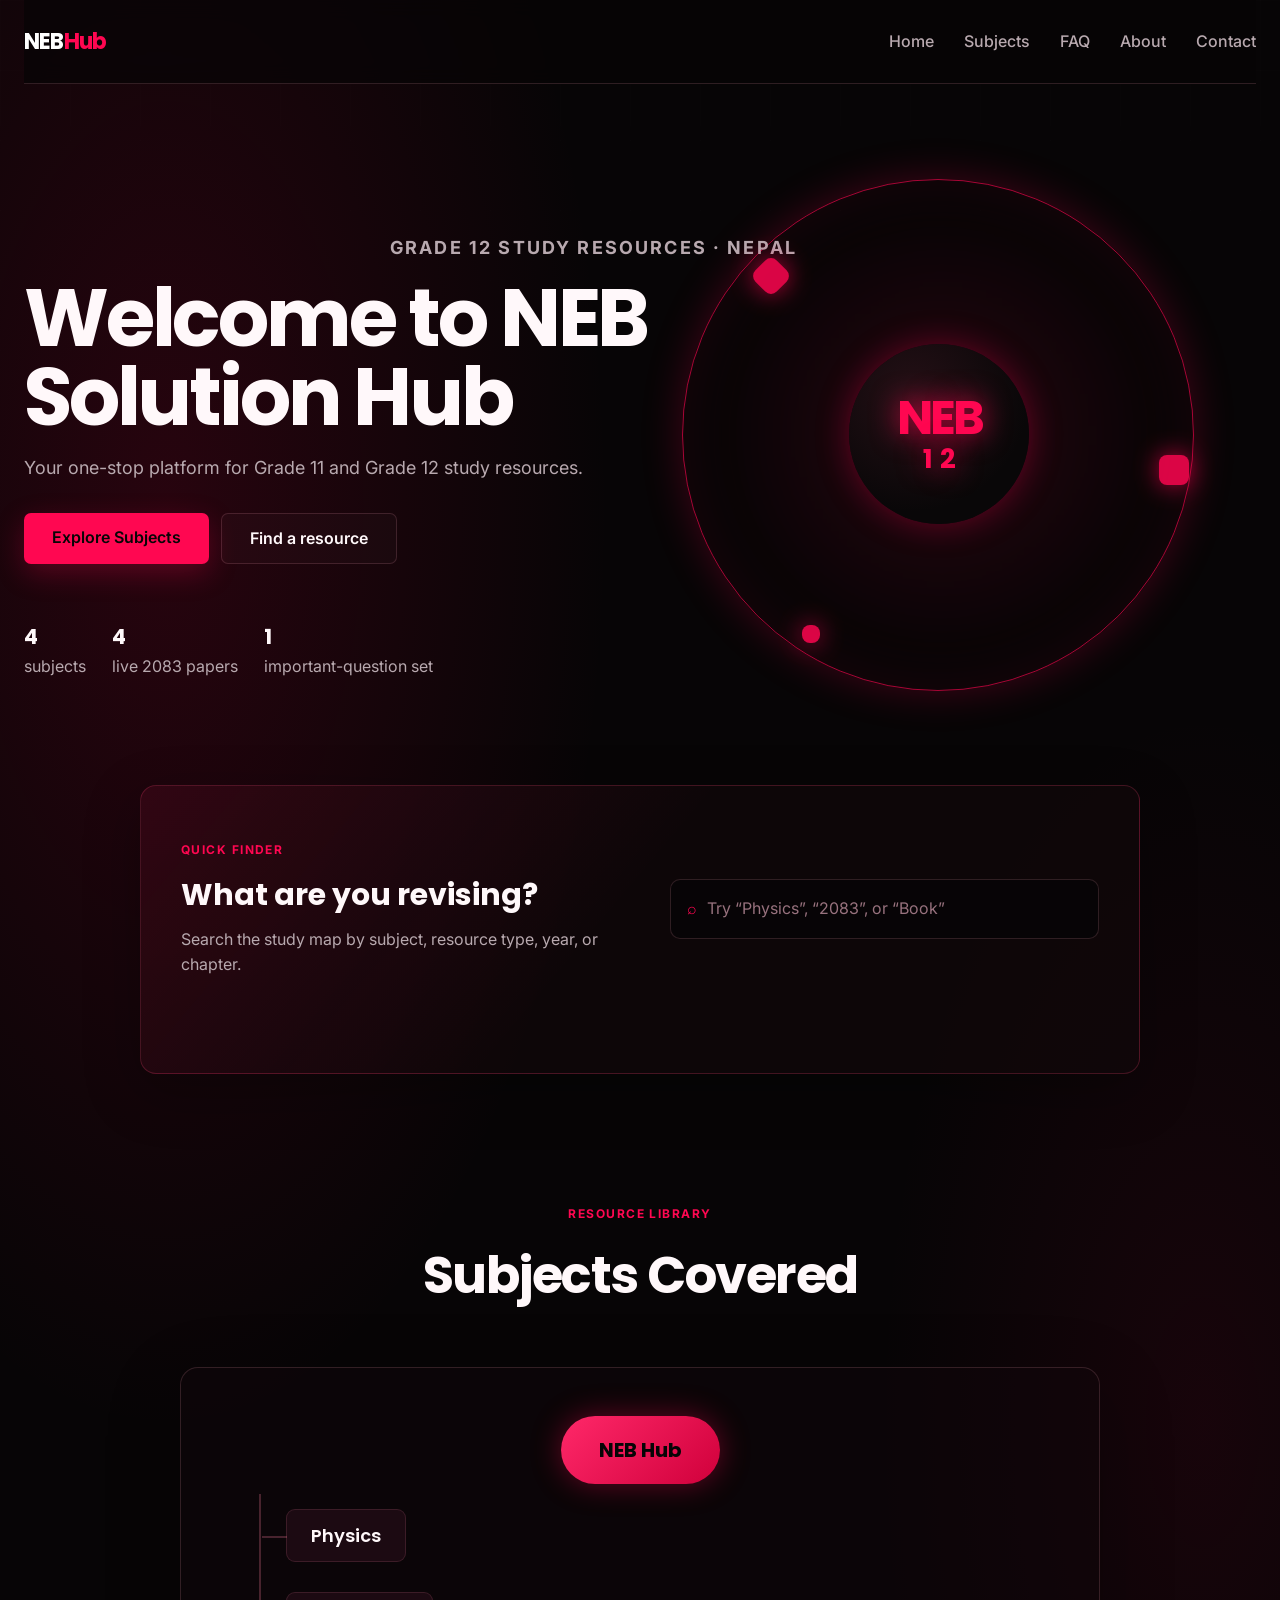
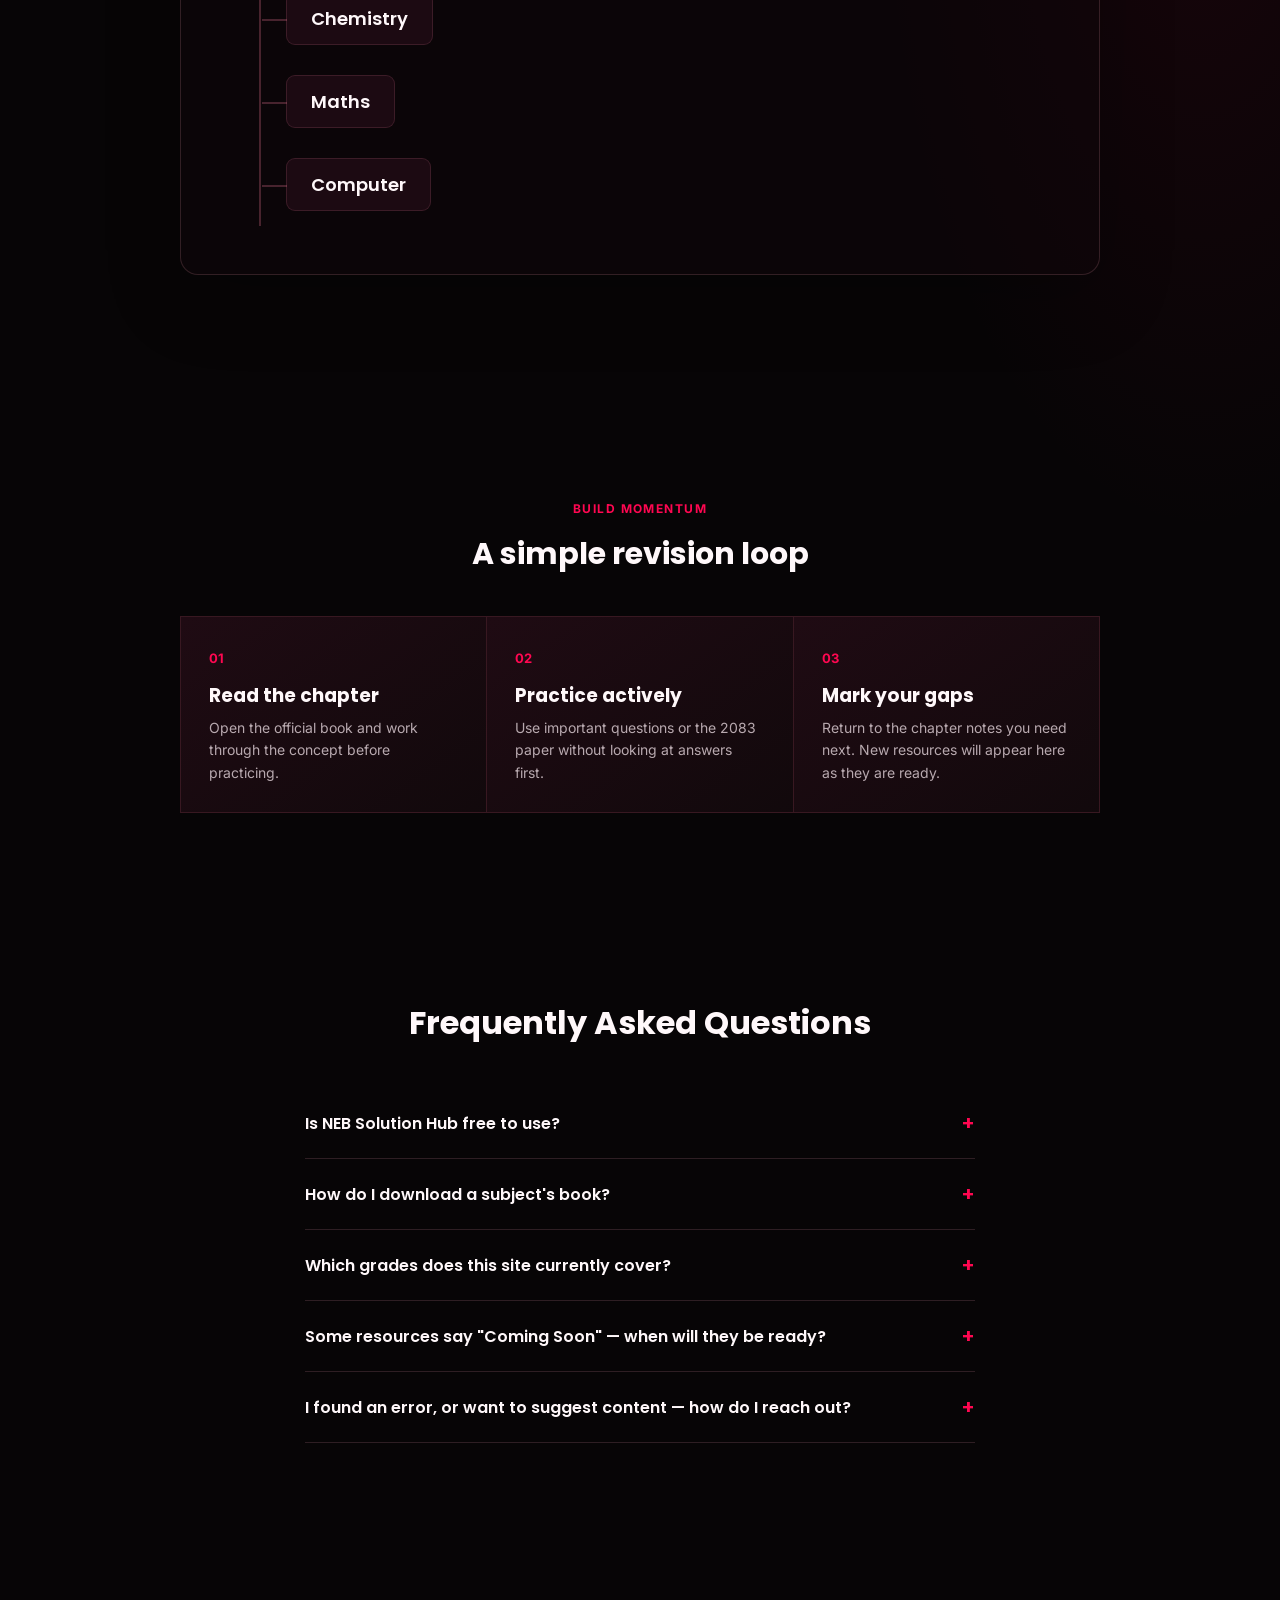
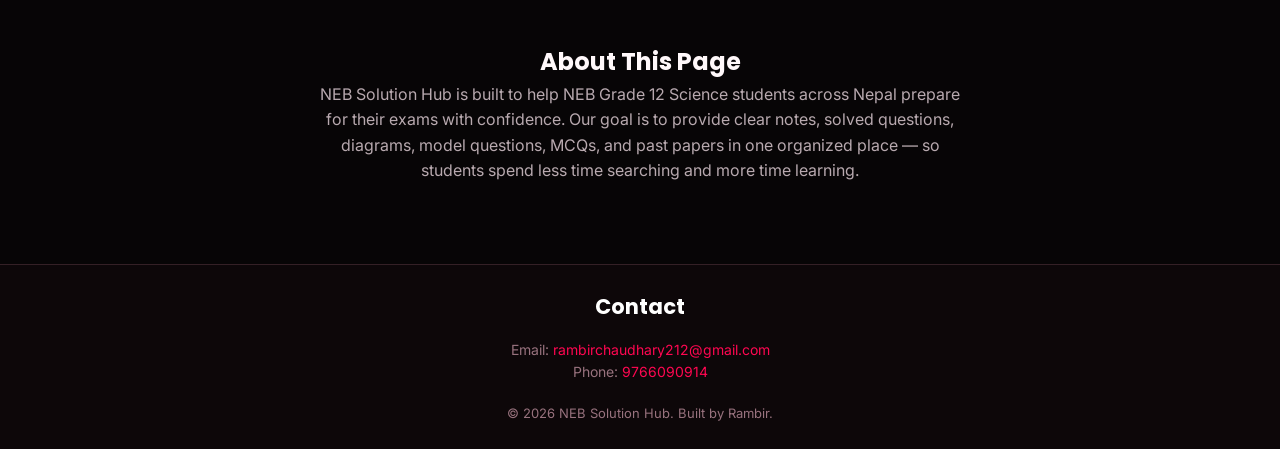
<file: index.html>
<!DOCTYPE html>
<html lang="en">
<head>
    <meta charset="UTF-8">
    <meta name="viewport" content="width=device-width, initial-scale=1.0">
    <title>NEB Solution Hub — Grade 12 Study Resources</title>
    <meta name="description" content="Free notes, books, important questions, MCQs and past papers for NEB Grade 12 students in Nepal.">
    <link rel="preconnect" href="https://fonts.googleapis.com">
    <link href="https://fonts.googleapis.com/css2?family=Poppins:wght@400;600;700&family=Inter:wght@400;500&display=swap" rel="stylesheet">
    <link rel="stylesheet" href="style.css">
</head>
<body>
    <div class="cursor-glow" aria-hidden="true"><span></span></div>
    <a class="skip-link" href="#main-content">Skip to main content</a>

    <nav class="navbar" aria-label="Main navigation">
        <a class="logo" href="#home" aria-label="NEB Solution Hub home">NEB<span>Hub</span></a>
        <button class="hamburger" id="hamburger" aria-label="Open menu" aria-expanded="false" aria-controls="navLinks">☰</button>
        <ul class="nav-links" id="navLinks">
            <li><a href="#home">Home</a></li>
            <li><a href="#subjects">Subjects</a></li>
            <li><a href="#faq">FAQ</a></li>
            <li><a href="#about">About</a></li>
            <li><a href="#contact">Contact</a></li>
        </ul>
    </nav>

    <main id="main-content">
    <header class="hero reveal" id="home">
        <div class="hero-orbit" aria-hidden="true">
            <span class="orbit-core"><span>NEB</span><small>12</small></span><i class="orbit-dot dot-one"></i><i class="orbit-dot dot-two"></i><i class="orbit-dot dot-three"></i>
        </div>
        <p class="eyebrow">Grade 12 study resources · Nepal</p>
        <h1 class="glow">Welcome to NEB Solution Hub</h1>
        <p>Your one-stop platform for Grade 11 and Grade 12 study resources.</p>
        <div class="hero-actions"><a href="#subjects" class="btn">Explore Subjects</a><a href="#finder" class="btn btn-secondary">Find a resource</a></div>
        <ul class="hero-stats" aria-label="Resource summary"><li><strong>4</strong> subjects</li><li><strong>4</strong> live 2083 papers</li><li><strong>1</strong> important-question set</li></ul>
    </header>

    <section class="finder reveal" id="finder" aria-labelledby="finder-title">
        <div><p class="eyebrow">Quick finder</p><h2 id="finder-title">What are you revising?</h2><p>Search the study map by subject, resource type, year, or chapter.</p></div>
        <label class="search-field" for="resourceSearch"><span class="sr-only">Search resources</span><span aria-hidden="true">⌕</span><input id="resourceSearch" type="search" placeholder="Try “Physics”, “2083”, or “Book”" autocomplete="off"></label>
        <p id="searchStatus" class="search-status" role="status" aria-live="polite"></p>
    </section>

    <section class="subjects reveal" id="subjects" aria-label="Subjects">
        <p class="eyebrow">Resource library</p>
        <h2>Subjects Covered</h2>
        <div class="mindmap" role="tree" aria-label="Subjects mindmap">
            <div class="mindmap-center">NEB Hub</div>

            <div class="branch" role="group">
                <button class="branch-node" role="treeitem" aria-expanded="false" aria-controls="physics-content">Physics</button>
                <ul class="branch-content" id="physics-content" role="group" aria-hidden="true">
                    <li><a href="https://drive.google.com/file/d/14cs50y17_Lu4z3P4TkeLwvMhn2gVadFA/preview" target="_blank" rel="noopener">Book</a></li>
                    <li class="sub-branch">
                        <button class="sub-node" aria-expanded="false" aria-controls="physics-notes">Notes</button>
                        <ul class="sub-content" id="physics-notes" aria-hidden="true">
                            <li><a href="#" class="disabled">Fluid Mechanics</a><span class="badge">Coming Soon</span></li>
                            <li><a href="#" class="disabled">Heat &amp; Thermodynamics</a><span class="badge">Coming Soon</span></li>
                            <li><a href="#" class="disabled">Magnetic Effect of Current</a><span class="badge">Coming Soon</span></li>
                            <li><a href="#" class="disabled">Electromagnetic Induction</a><span class="badge">Coming Soon</span></li>
                            <li><a href="#" class="disabled">Alternating Current</a><span class="badge">Coming Soon</span></li>
                            <li><a href="#" class="disabled">Wave Optics</a><span class="badge">Coming Soon</span></li>
                            <li><a href="#" class="disabled">Radioactivity</a><span class="badge">Coming Soon</span></li>
                            <li><a href="#" class="disabled">Recent Trends</a><span class="badge">Coming Soon</span></li>
                        </ul>
                    </li>
                    <li class="sub-branch">
                        <button class="sub-node" aria-expanded="false" aria-controls="physics-pyq">Past Year Questions</button>
                        <ul class="sub-content" id="physics-pyq" aria-hidden="true">
                            <li><a href="#" class="disabled">2080</a><span class="badge">Coming Soon</span></li>
                            <li><a href="#" class="disabled">2081</a><span class="badge">Coming Soon</span></li>
                            <li><a href="#" class="disabled">2082</a><span class="badge">Coming Soon</span></li>
                            <li><a href="physics-pyq-2083.html">2083</a></li>
                        </ul>
                    </li>
                    <li><a href="physics-important-questions.html">Important Questions</a></li>
                    <li><a href="#" class="disabled">MCQs</a><span class="badge">Coming Soon</span></li>
                </ul>
            </div>

            <div class="branch" role="group">
                <button class="branch-node" role="treeitem" aria-expanded="false" aria-controls="chem-content">Chemistry</button>
                <ul class="branch-content" id="chem-content" role="group" aria-hidden="true">
                    <li><a href="https://drive.google.com/file/d/1xIrG3vovuq2t8YGF7FEQQy5wIf400NCT/preview" target="_blank" rel="noopener">Book</a></li>
                    <li class="sub-branch">
                        <button class="sub-node" aria-expanded="false" aria-controls="chem-notes">Notes</button>
                        <ul class="sub-content" id="chem-notes" aria-hidden="true">
                            <li><a href="#" class="disabled">Chapter 1</a><span class="badge">Coming Soon</span></li>
                            <li><a href="#" class="disabled">Chapter 2</a><span class="badge">Coming Soon</span></li>
                            <li><a href="#" class="disabled">Chapter 3</a><span class="badge">Coming Soon</span></li>
                        </ul>
                    </li>
                    <li class="sub-branch">
                        <button class="sub-node" aria-expanded="false" aria-controls="chem-pyq">Past Year Questions</button>
                        <ul class="sub-content" id="chem-pyq" aria-hidden="true">
                            <li><a href="#" class="disabled">2080</a><span class="badge">Coming Soon</span></li>
                            <li><a href="#" class="disabled">2081</a><span class="badge">Coming Soon</span></li>
                            <li><a href="#" class="disabled">2082</a><span class="badge">Coming Soon</span></li>
                            <li><a href="chemistry-pyq-2083.html">2083</a></li>
                        </ul>
                    </li>
                    <li><a href="#" class="disabled">Important Questions</a><span class="badge">Coming Soon</span></li>
                    <li><a href="#" class="disabled">MCQs</a><span class="badge">Coming Soon</span></li>
                </ul>
            </div>

            <div class="branch" role="group">
                <button class="branch-node" role="treeitem" aria-expanded="false" aria-controls="maths-content">Maths</button>
                <ul class="branch-content" id="maths-content" role="group" aria-hidden="true">
                    <li><a href="https://drive.google.com/file/d/1QlStA3qo0ZL1tvJtXgNIPATeb5RgpO9S/preview" target="_blank" rel="noopener">Book</a></li>
                    <li class="sub-branch">
                        <button class="sub-node" aria-expanded="false" aria-controls="maths-notes">Notes</button>
                        <ul class="sub-content" id="maths-notes" aria-hidden="true">
                            <li><a href="#" class="disabled">Chapter 1</a><span class="badge">Coming Soon</span></li>
                            <li><a href="#" class="disabled">Chapter 2</a><span class="badge">Coming Soon</span></li>
                            <li><a href="#" class="disabled">Chapter 3</a><span class="badge">Coming Soon</span></li>
                        </ul>
                    </li>
                    <li class="sub-branch">
                        <button class="sub-node" aria-expanded="false" aria-controls="maths-pyq">Past Year Questions</button>
                        <ul class="sub-content" id="maths-pyq" aria-hidden="true">
                            <li><a href="#" class="disabled">2080</a><span class="badge">Coming Soon</span></li>
                            <li><a href="#" class="disabled">2081</a><span class="badge">Coming Soon</span></li>
                            <li><a href="#" class="disabled">2082</a><span class="badge">Coming Soon</span></li>
                            <li><a href="maths-pyq-2083.html">2083</a></li>
                        </ul>
                    </li>
                    <li><a href="#" class="disabled">Important Questions</a><span class="badge">Coming Soon</span></li>
                    <li><a href="#" class="disabled">MCQs</a><span class="badge">Coming Soon</span></li>
                </ul>
            </div>

            <div class="branch" role="group">
                <button class="branch-node" role="treeitem" aria-expanded="false" aria-controls="computer-content">Computer</button>
                <ul class="branch-content" id="computer-content" role="group" aria-hidden="true">
                    <li><a href="https://drive.google.com/file/d/1Hbg_aZfYuCqernWK-c2e-FSSJH11PEwf/preview" target="_blank" rel="noopener">Book</a></li>
                    <li class="sub-branch">
                        <button class="sub-node" aria-expanded="false" aria-controls="computer-notes">Notes</button>
                        <ul class="sub-content" id="computer-notes" aria-hidden="true">
                            <li><a href="#" class="disabled">Chapter 1</a><span class="badge">Coming Soon</span></li>
                            <li><a href="#" class="disabled">Chapter 2</a><span class="badge">Coming Soon</span></li>
                            <li><a href="#" class="disabled">Chapter 3</a><span class="badge">Coming Soon</span></li>
                        </ul>
                    </li>
                    <li class="sub-branch">
                        <button class="sub-node" aria-expanded="false" aria-controls="computer-pyq">Past Year Questions</button>
                        <ul class="sub-content" id="computer-pyq" aria-hidden="true">
                            <li><a href="#" class="disabled">2080</a><span class="badge">Coming Soon</span></li>
                            <li><a href="#" class="disabled">2081</a><span class="badge">Coming Soon</span></li>
                            <li><a href="#" class="disabled">2082</a><span class="badge">Coming Soon</span></li>
                            <li><a href="computer-pyq-2083.html">2083</a></li>
                        </ul>
                    </li>
                    <li><a href="#" class="disabled">Important Questions</a><span class="badge">Coming Soon</span></li>
                    <li><a href="#" class="disabled">MCQs</a><span class="badge">Coming Soon</span></li>
                </ul>
            </div>
        </div>
    </section>

    <section class="study-plan reveal" aria-labelledby="study-plan-title">
        <div><p class="eyebrow">Build momentum</p><h2 id="study-plan-title">A simple revision loop</h2></div>
        <ol><li><span>01</span><h3>Read the chapter</h3><p>Open the official book and work through the concept before practicing.</p></li><li><span>02</span><h3>Practice actively</h3><p>Use important questions or the 2083 paper without looking at answers first.</p></li><li><span>03</span><h3>Mark your gaps</h3><p>Return to the chapter notes you need next. New resources will appear here as they are ready.</p></li></ol>
    </section>

    <section class="faq reveal" id="faq">
        <h2>Frequently Asked Questions</h2>
        <div class="faq-list">
            <div class="faq-item">
                <button class="faq-question" aria-expanded="false">
                    Is NEB Solution Hub free to use?
                    <span class="faq-icon">+</span>
                </button>
                <div class="faq-answer">
                    <p>Yes, completely free. All notes, books, and question sets are freely accessible — no sign-up or payment required.</p>
                </div>
            </div>
            <div class="faq-item">
                <button class="faq-question" aria-expanded="false">
                    How do I download a subject's book?
                    <span class="faq-icon">+</span>
                </button>
                <div class="faq-answer">
                    <p>Tap on a subject in the mindmap above, then tap "Book." It opens directly in your browser via Google Drive, where you can read it or download it.</p>
                </div>
            </div>
            <div class="faq-item">
                <button class="faq-question" aria-expanded="false">
                    Which grades does this site currently cover?
                    <span class="faq-icon">+</span>
                </button>
                <div class="faq-answer">
                    <p>Right now, NEB Solution Hub focuses on Grade 12. Grade 11 resources are planned for a future update.</p>
                </div>
            </div>
            <div class="faq-item">
                <button class="faq-question" aria-expanded="false">
                    Some resources say "Coming Soon" — when will they be ready?
                    <span class="faq-icon">+</span>
                </button>
                <div class="faq-answer">
                    <p>This site is actively being built out chapter by chapter. Physics Important Questions are live now, with Notes, MCQs, and Past Year Questions being added progressively across all subjects.</p>
                </div>
            </div>
            <div class="faq-item">
                <button class="faq-question" aria-expanded="false">
                    I found an error, or want to suggest content — how do I reach out?
                    <span class="faq-icon">+</span>
                </button>
                <div class="faq-answer">
                    <p>Email or call using the contact details in the footer below — every suggestion genuinely helps improve the site for other students too.</p>
                </div>
            </div>
        </div>
    </section>

    <section class="about reveal" id="about">
        <h2>About This Page</h2>
        <p class="about-text">
            NEB Solution Hub is built to help NEB Grade 12 Science students across Nepal
            prepare for their exams with confidence. Our goal is to provide clear notes,
            solved questions, diagrams, model questions, MCQs, and past papers in one
            organized place — so students spend less time searching and more time learning.
        </p>
    </section>

    </main>

    <footer class="reveal" id="contact">
        <h2>Contact</h2>
        <p>Email: <a href="mailto:rambirchaudhary212@gmail.com">rambirchaudhary212@gmail.com</a></p>
        <p>Phone: <a href="tel:+9779766090914">9766090914</a></p>
        <p class="copyright">&copy; 2026 NEB Solution Hub. Built by Rambir.</p>
    </footer>

    <button id="backToTop" class="back-to-top" aria-label="Back to top">↑</button>

    <script src="script.js" defer></script>

</body>
</html>
</file>
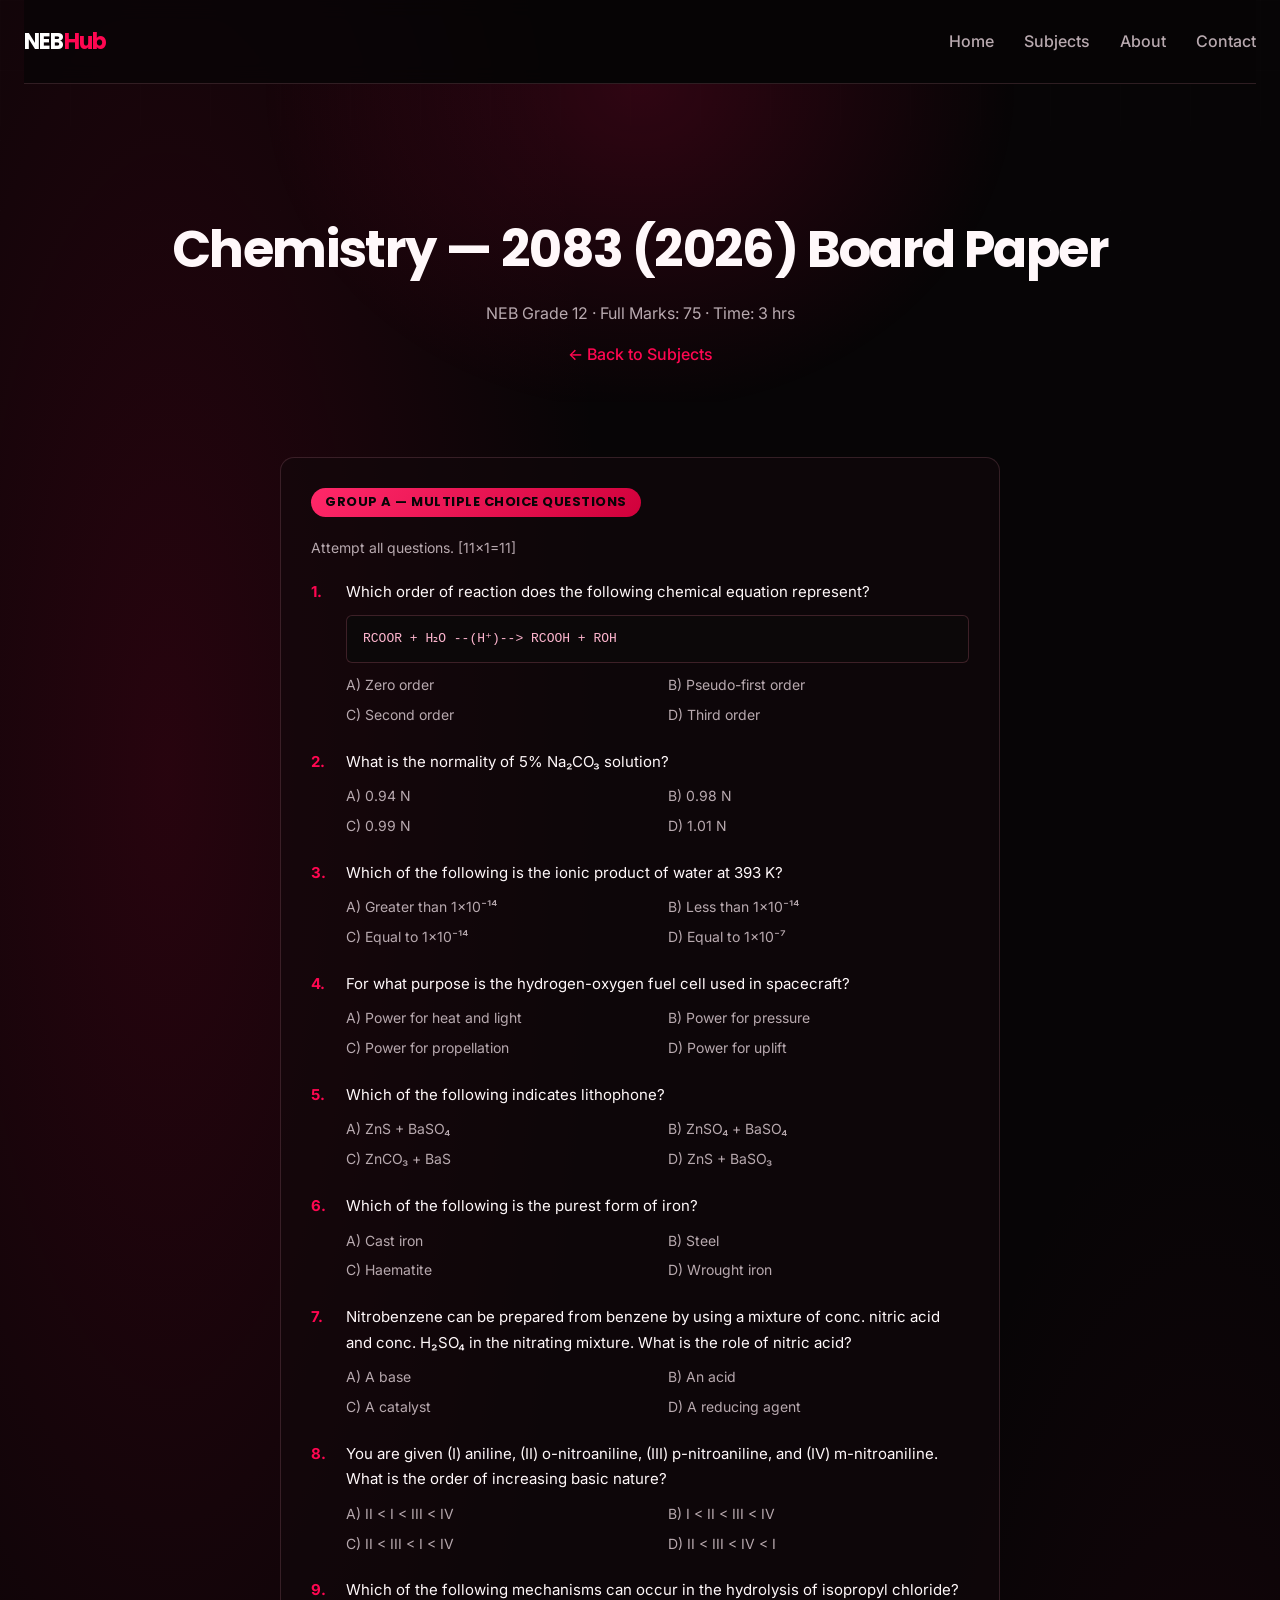
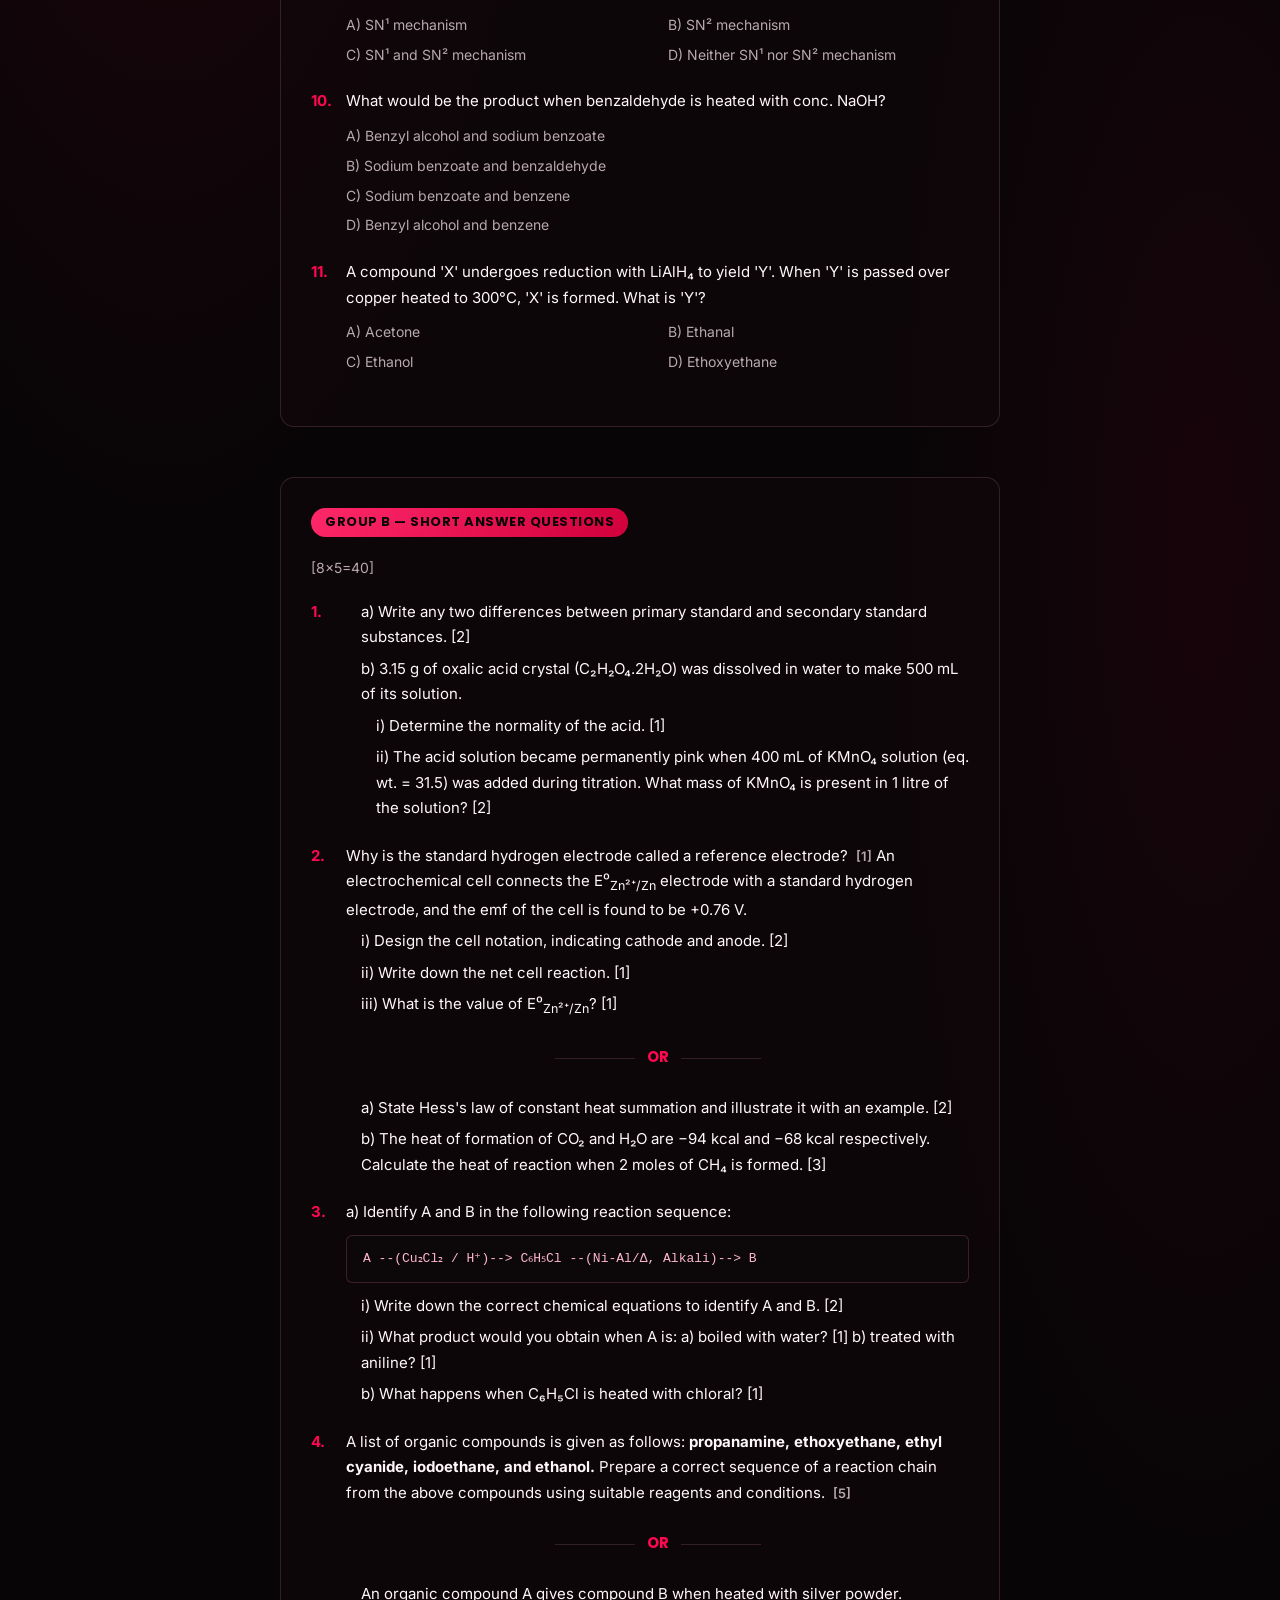
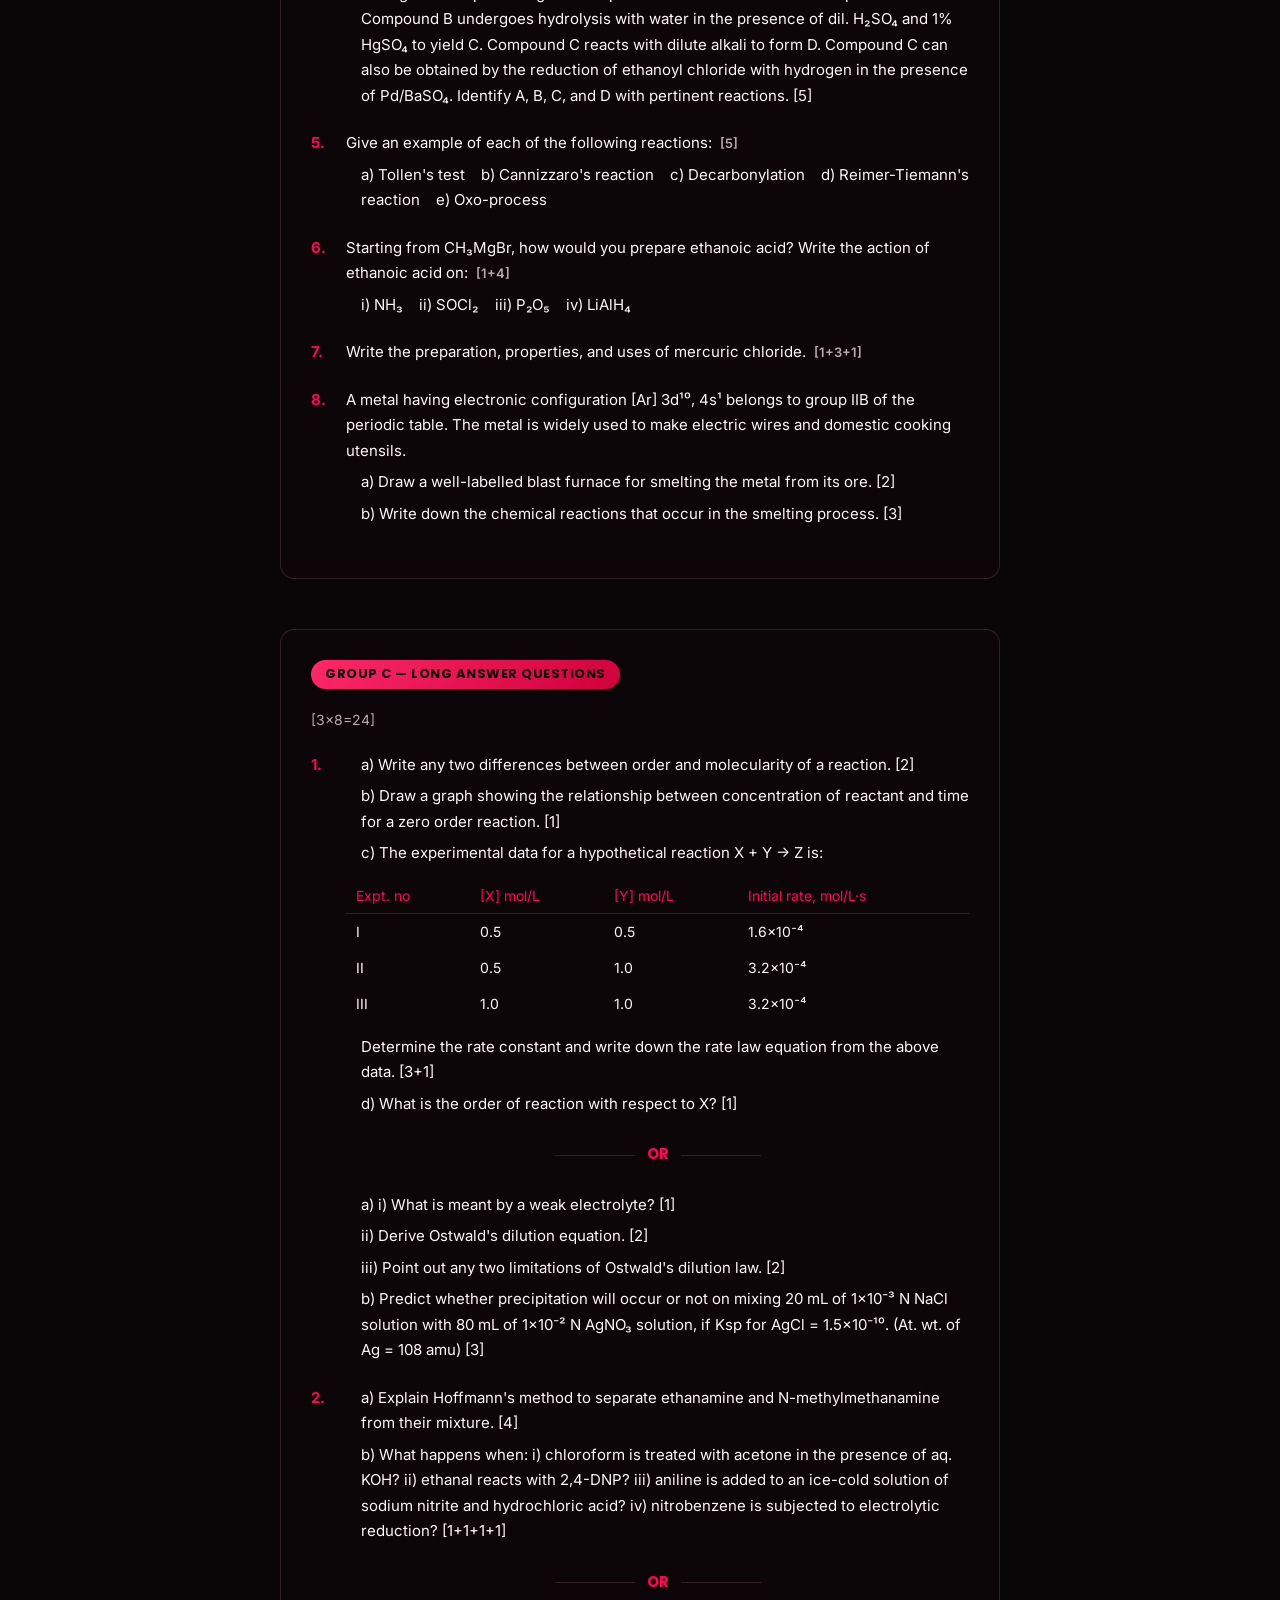
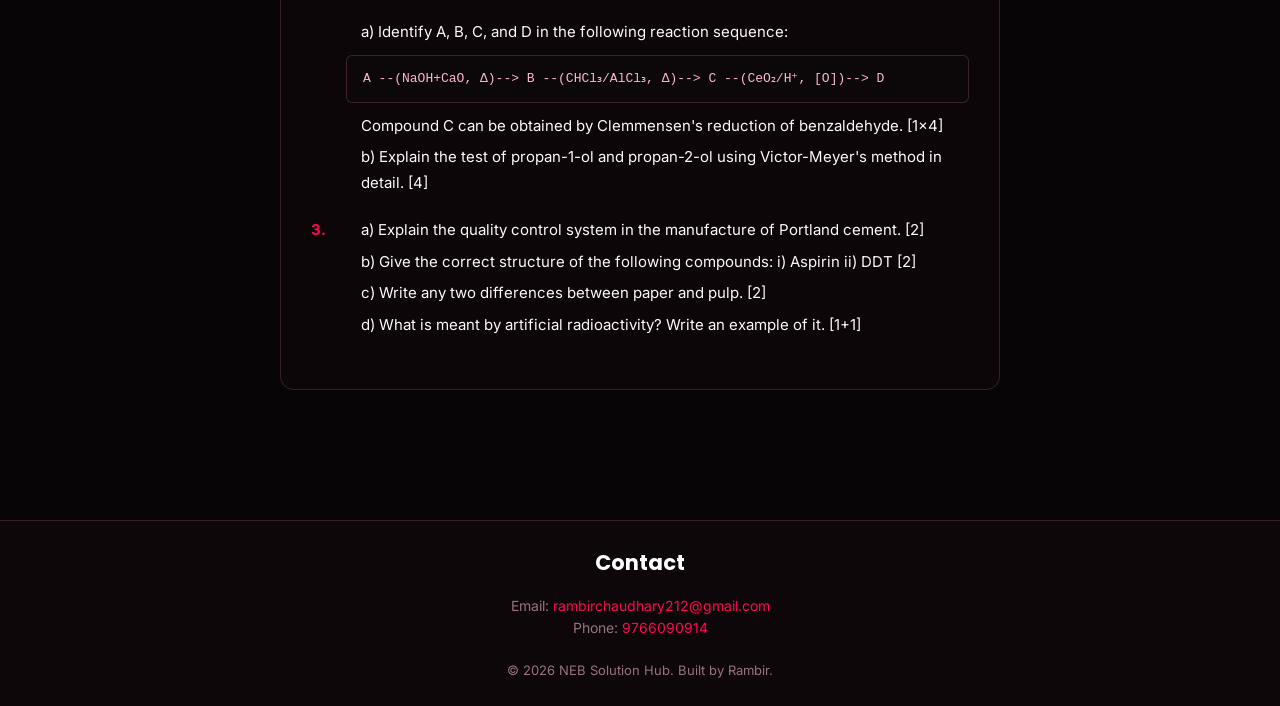
<file: chemistry-pyq-2083.html>
<!DOCTYPE html>
<html lang="en">
<head>
    <meta charset="UTF-8">
    <meta name="viewport" content="width=device-width, initial-scale=1.0">
    <title>Chemistry 2083 Past Paper — NEB Solution Hub</title>
    <link rel="preconnect" href="https://fonts.googleapis.com">
    <link href="https://fonts.googleapis.com/css2?family=Poppins:wght@400;600;700&family=Inter:wght@400;500&display=swap" rel="stylesheet">
    <link rel="stylesheet" href="style.css">
</head>
<body>

    <nav class="navbar">
        <div class="logo"><a href="index.html" style="color:inherit; text-decoration:none;">NEB<span>Hub</span></a></div>
        <button class="hamburger" id="hamburger" aria-label="Toggle menu">☰</button>
        <ul class="nav-links" id="navLinks">
            <li><a href="index.html#home">Home</a></li>
            <li><a href="index.html#subjects">Subjects</a></li>
            <li><a href="index.html#about">About</a></li>
            <li><a href="index.html#contact">Contact</a></li>
        </ul>
    </nav>

    <div class="page-header">
        <h1>Chemistry — 2083 (2026) Board Paper</h1>
        <p>NEB Grade 12 · Full Marks: 75 · Time: 3 hrs</p>
        <a href="index.html#subjects" class="back-link">← Back to Subjects</a>
    </div>

    <div class="question-content">

        <div class="chapter-block">
            <span class="group-label">Group A — Multiple Choice Questions</span>
            <p style="color: var(--color-text-muted); margin-bottom: 20px; font-size: 14px;">Attempt all questions. [11×1=11]</p>
            <ol class="question-list">
                <li>Which order of reaction does the following chemical equation represent?
                    <span class="code-block">RCOOR + H₂O --(H⁺)--> RCOOH + ROH</span>
                    <ul class="mcq-options">
                        <li>A) Zero order</li>
                        <li>B) Pseudo-first order</li>
                        <li>C) Second order</li>
                        <li>D) Third order</li>
                    </ul>
                </li>
                <li>What is the normality of 5% Na₂CO₃ solution?
                    <ul class="mcq-options">
                        <li>A) 0.94 N</li>
                        <li>B) 0.98 N</li>
                        <li>C) 0.99 N</li>
                        <li>D) 1.01 N</li>
                    </ul>
                </li>
                <li>Which of the following is the ionic product of water at 393 K?
                    <ul class="mcq-options">
                        <li>A) Greater than 1×10⁻¹⁴</li>
                        <li>B) Less than 1×10⁻¹⁴</li>
                        <li>C) Equal to 1×10⁻¹⁴</li>
                        <li>D) Equal to 1×10⁻⁷</li>
                    </ul>
                </li>
                <li>For what purpose is the hydrogen-oxygen fuel cell used in spacecraft?
                    <ul class="mcq-options">
                        <li>A) Power for heat and light</li>
                        <li>B) Power for pressure</li>
                        <li>C) Power for propellation</li>
                        <li>D) Power for uplift</li>
                    </ul>
                </li>
                <li>Which of the following indicates lithophone?
                    <ul class="mcq-options">
                        <li>A) ZnS + BaSO₄</li>
                        <li>B) ZnSO₄ + BaSO₄</li>
                        <li>C) ZnCO₃ + BaS</li>
                        <li>D) ZnS + BaSO₃</li>
                    </ul>
                </li>
                <li>Which of the following is the purest form of iron?
                    <ul class="mcq-options">
                        <li>A) Cast iron</li>
                        <li>B) Steel</li>
                        <li>C) Haematite</li>
                        <li>D) Wrought iron</li>
                    </ul>
                </li>
                <li>Nitrobenzene can be prepared from benzene by using a mixture of conc. nitric acid and conc. H₂SO₄ in the nitrating mixture. What is the role of nitric acid?
                    <ul class="mcq-options">
                        <li>A) A base</li>
                        <li>B) An acid</li>
                        <li>C) A catalyst</li>
                        <li>D) A reducing agent</li>
                    </ul>
                </li>
                <li>You are given (I) aniline, (II) o-nitroaniline, (III) p-nitroaniline, and (IV) m-nitroaniline. What is the order of increasing basic nature?
                    <ul class="mcq-options">
                        <li>A) II &lt; I &lt; III &lt; IV</li>
                        <li>B) I &lt; II &lt; III &lt; IV</li>
                        <li>C) II &lt; III &lt; I &lt; IV</li>
                        <li>D) II &lt; III &lt; IV &lt; I</li>
                    </ul>
                </li>
                <li>Which of the following mechanisms can occur in the hydrolysis of isopropyl chloride?
                    <ul class="mcq-options">
                        <li>A) SN¹ mechanism</li>
                        <li>B) SN² mechanism</li>
                        <li>C) SN¹ and SN² mechanism</li>
                        <li>D) Neither SN¹ nor SN² mechanism</li>
                    </ul>
                </li>
                <li>What would be the product when benzaldehyde is heated with conc. NaOH?
                    <ul class="mcq-options" style="grid-template-columns: 1fr;">
                        <li>A) Benzyl alcohol and sodium benzoate</li>
                        <li>B) Sodium benzoate and benzaldehyde</li>
                        <li>C) Sodium benzoate and benzene</li>
                        <li>D) Benzyl alcohol and benzene</li>
                    </ul>
                </li>
                <li>A compound 'X' undergoes reduction with LiAlH₄ to yield 'Y'. When 'Y' is passed over copper heated to 300°C, 'X' is formed. What is 'Y'?
                    <ul class="mcq-options">
                        <li>A) Acetone</li>
                        <li>B) Ethanal</li>
                        <li>C) Ethanol</li>
                        <li>D) Ethoxyethane</li>
                    </ul>
                </li>
            </ol>
        </div>

        <div class="chapter-block">
            <span class="group-label">Group B — Short Answer Questions</span>
            <p style="color: var(--color-text-muted); margin-bottom: 20px; font-size: 14px;">[8×5=40]</p>
            <ol class="question-list" start="12">
                <li>
                    <span class="sub-part">a) Write any two differences between primary standard and secondary standard substances. [2]</span>
                    <span class="sub-part">b) 3.15 g of oxalic acid crystal (C₂H₂O₄.2H₂O) was dissolved in water to make 500 mL of its solution.
                        <span class="sub-part">i) Determine the normality of the acid. [1]</span>
                        <span class="sub-part">ii) The acid solution became permanently pink when 400 mL of KMnO₄ solution (eq. wt. = 31.5) was added during titration. What mass of KMnO₄ is present in 1 litre of the solution? [2]</span>
                    </span>
                </li>
                <li>Why is the standard hydrogen electrode called a reference electrode? <span class="marks">[1]</span> An electrochemical cell connects the E⁰<sub>Zn²⁺/Zn</sub> electrode with a standard hydrogen electrode, and the emf of the cell is found to be +0.76 V.
                    <span class="sub-part">i) Design the cell notation, indicating cathode and anode. [2]</span>
                    <span class="sub-part">ii) Write down the net cell reaction. [1]</span>
                    <span class="sub-part">iii) What is the value of E⁰<sub>Zn²⁺/Zn</sub>? [1]</span>
                    <div class="or-divider">OR</div>
                    <span class="sub-part">a) State Hess's law of constant heat summation and illustrate it with an example. [2]</span>
                    <span class="sub-part">b) The heat of formation of CO₂ and H₂O are −94 kcal and −68 kcal respectively. Calculate the heat of reaction when 2 moles of CH₄ is formed. [3]</span>
                </li>
                <li>a) Identify A and B in the following reaction sequence:
                    <span class="code-block">A --(Cu₂Cl₂ / H⁺)--> C₆H₅Cl --(Ni-Al/Δ, Alkali)--> B</span>
                    <span class="sub-part">i) Write down the correct chemical equations to identify A and B. [2]</span>
                    <span class="sub-part">ii) What product would you obtain when A is: a) boiled with water? [1] b) treated with aniline? [1]</span>
                    <span class="sub-part">b) What happens when C₆H₅Cl is heated with chloral? [1]</span>
                </li>
                <li>A list of organic compounds is given as follows: <strong>propanamine, ethoxyethane, ethyl cyanide, iodoethane, and ethanol.</strong> Prepare a correct sequence of a reaction chain from the above compounds using suitable reagents and conditions. <span class="marks">[5]</span>
                    <div class="or-divider">OR</div>
                    <span class="sub-part">An organic compound A gives compound B when heated with silver powder. Compound B undergoes hydrolysis with water in the presence of dil. H₂SO₄ and 1% HgSO₄ to yield C. Compound C reacts with dilute alkali to form D. Compound C can also be obtained by the reduction of ethanoyl chloride with hydrogen in the presence of Pd/BaSO₄. Identify A, B, C, and D with pertinent reactions. [5]</span>
                </li>
                <li>Give an example of each of the following reactions: <span class="marks">[5]</span>
                    <span class="sub-part">a) Tollen's test &nbsp;&nbsp; b) Cannizzaro's reaction &nbsp;&nbsp; c) Decarbonylation &nbsp;&nbsp; d) Reimer-Tiemann's reaction &nbsp;&nbsp; e) Oxo-process</span>
                </li>
                <li>Starting from CH₃MgBr, how would you prepare ethanoic acid? Write the action of ethanoic acid on: <span class="marks">[1+4]</span>
                    <span class="sub-part">i) NH₃ &nbsp;&nbsp; ii) SOCl₂ &nbsp;&nbsp; iii) P₂O₅ &nbsp;&nbsp; iv) LiAlH₄</span>
                </li>
                <li>Write the preparation, properties, and uses of mercuric chloride. <span class="marks">[1+3+1]</span></li>
                <li>A metal having electronic configuration [Ar] 3d¹⁰, 4s¹ belongs to group IIB of the periodic table. The metal is widely used to make electric wires and domestic cooking utensils.
                    <span class="sub-part">a) Draw a well-labelled blast furnace for smelting the metal from its ore. [2]</span>
                    <span class="sub-part">b) Write down the chemical reactions that occur in the smelting process. [3]</span>
                </li>
            </ol>
        </div>

        <div class="chapter-block">
            <span class="group-label">Group C — Long Answer Questions</span>
            <p style="color: var(--color-text-muted); margin-bottom: 20px; font-size: 14px;">[3×8=24]</p>
            <ol class="question-list" start="20">
                <li>
                    <span class="sub-part">a) Write any two differences between order and molecularity of a reaction. [2]</span>
                    <span class="sub-part">b) Draw a graph showing the relationship between concentration of reactant and time for a zero order reaction. [1]</span>
                    <span class="sub-part">c) The experimental data for a hypothetical reaction X + Y → Z is:</span>
                    <div style="overflow-x:auto; margin: 12px 0;">
                    <table style="border-collapse: collapse; width: 100%; font-size: 14px;">
                        <tr style="border-bottom: 1px solid var(--color-border); color: var(--color-accent);">
                            <td style="padding: 6px 10px;">Expt. no</td>
                            <td style="padding: 6px 10px;">[X] mol/L</td>
                            <td style="padding: 6px 10px;">[Y] mol/L</td>
                            <td style="padding: 6px 10px;">Initial rate, mol/L·s</td>
                        </tr>
                        <tr><td style="padding: 6px 10px;">I</td><td style="padding: 6px 10px;">0.5</td><td style="padding: 6px 10px;">0.5</td><td style="padding: 6px 10px;">1.6×10⁻⁴</td></tr>
                        <tr><td style="padding: 6px 10px;">II</td><td style="padding: 6px 10px;">0.5</td><td style="padding: 6px 10px;">1.0</td><td style="padding: 6px 10px;">3.2×10⁻⁴</td></tr>
                        <tr><td style="padding: 6px 10px;">III</td><td style="padding: 6px 10px;">1.0</td><td style="padding: 6px 10px;">1.0</td><td style="padding: 6px 10px;">3.2×10⁻⁴</td></tr>
                    </table>
                    </div>
                    <span class="sub-part">Determine the rate constant and write down the rate law equation from the above data. [3+1]</span>
                    <span class="sub-part">d) What is the order of reaction with respect to X? [1]</span>
                    <div class="or-divider">OR</div>
                    <span class="sub-part">a) i) What is meant by a weak electrolyte? [1]</span>
                    <span class="sub-part">ii) Derive Ostwald's dilution equation. [2]</span>
                    <span class="sub-part">iii) Point out any two limitations of Ostwald's dilution law. [2]</span>
                    <span class="sub-part">b) Predict whether precipitation will occur or not on mixing 20 mL of 1×10⁻³ N NaCl solution with 80 mL of 1×10⁻² N AgNO₃ solution, if Ksp for AgCl = 1.5×10⁻¹⁰. (At. wt. of Ag = 108 amu) [3]</span>
                </li>
                <li>
                    <span class="sub-part">a) Explain Hoffmann's method to separate ethanamine and N-methylmethanamine from their mixture. [4]</span>
                    <span class="sub-part">b) What happens when: i) chloroform is treated with acetone in the presence of aq. KOH? ii) ethanal reacts with 2,4-DNP? iii) aniline is added to an ice-cold solution of sodium nitrite and hydrochloric acid? iv) nitrobenzene is subjected to electrolytic reduction? [1+1+1+1]</span>
                    <div class="or-divider">OR</div>
                    <span class="sub-part">a) Identify A, B, C, and D in the following reaction sequence:</span>
                    <span class="code-block">A --(NaOH+CaO, Δ)--> B --(CHCl₃/AlCl₃, Δ)--> C --(CeO₂/H⁺, [O])--> D</span>
                    <span class="sub-part">Compound C can be obtained by Clemmensen's reduction of benzaldehyde. [1×4]</span>
                    <span class="sub-part">b) Explain the test of propan-1-ol and propan-2-ol using Victor-Meyer's method in detail. [4]</span>
                </li>
                <li>
                    <span class="sub-part">a) Explain the quality control system in the manufacture of Portland cement. [2]</span>
                    <span class="sub-part">b) Give the correct structure of the following compounds: i) Aspirin ii) DDT [2]</span>
                    <span class="sub-part">c) Write any two differences between paper and pulp. [2]</span>
                    <span class="sub-part">d) What is meant by artificial radioactivity? Write an example of it. [1+1]</span>
                </li>
            </ol>
        </div>

    </div>

    <footer id="contact">
        <h2>Contact</h2>
        <p>Email: <a href="mailto:rambirchaudhary212@gmail.com">rambirchaudhary212@gmail.com</a></p>
        <p>Phone: <a href="tel:+9779766090914">9766090914</a></p>
        <p class="copyright">&copy; 2026 NEB Solution Hub. Built by Rambir.</p>
    </footer>

    <script src="script.js" defer></script>

</body>
</html>
</file>
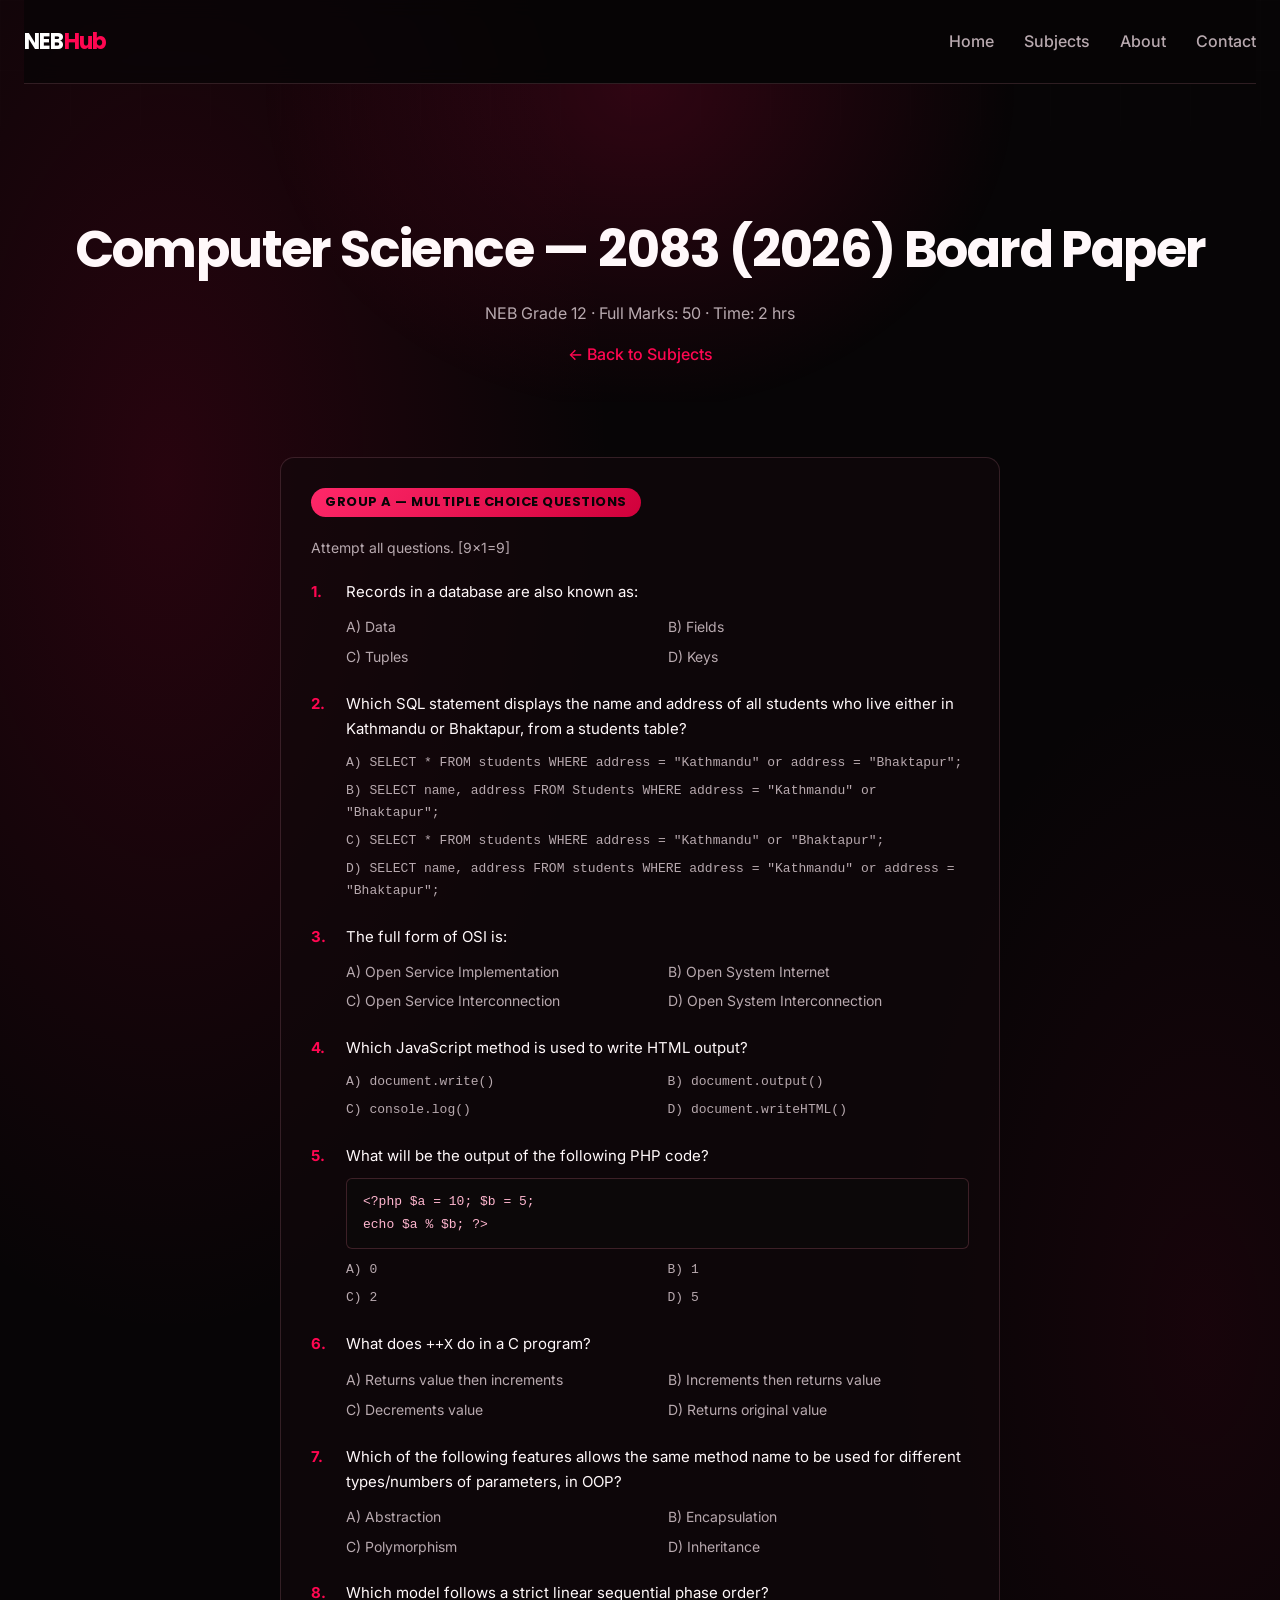
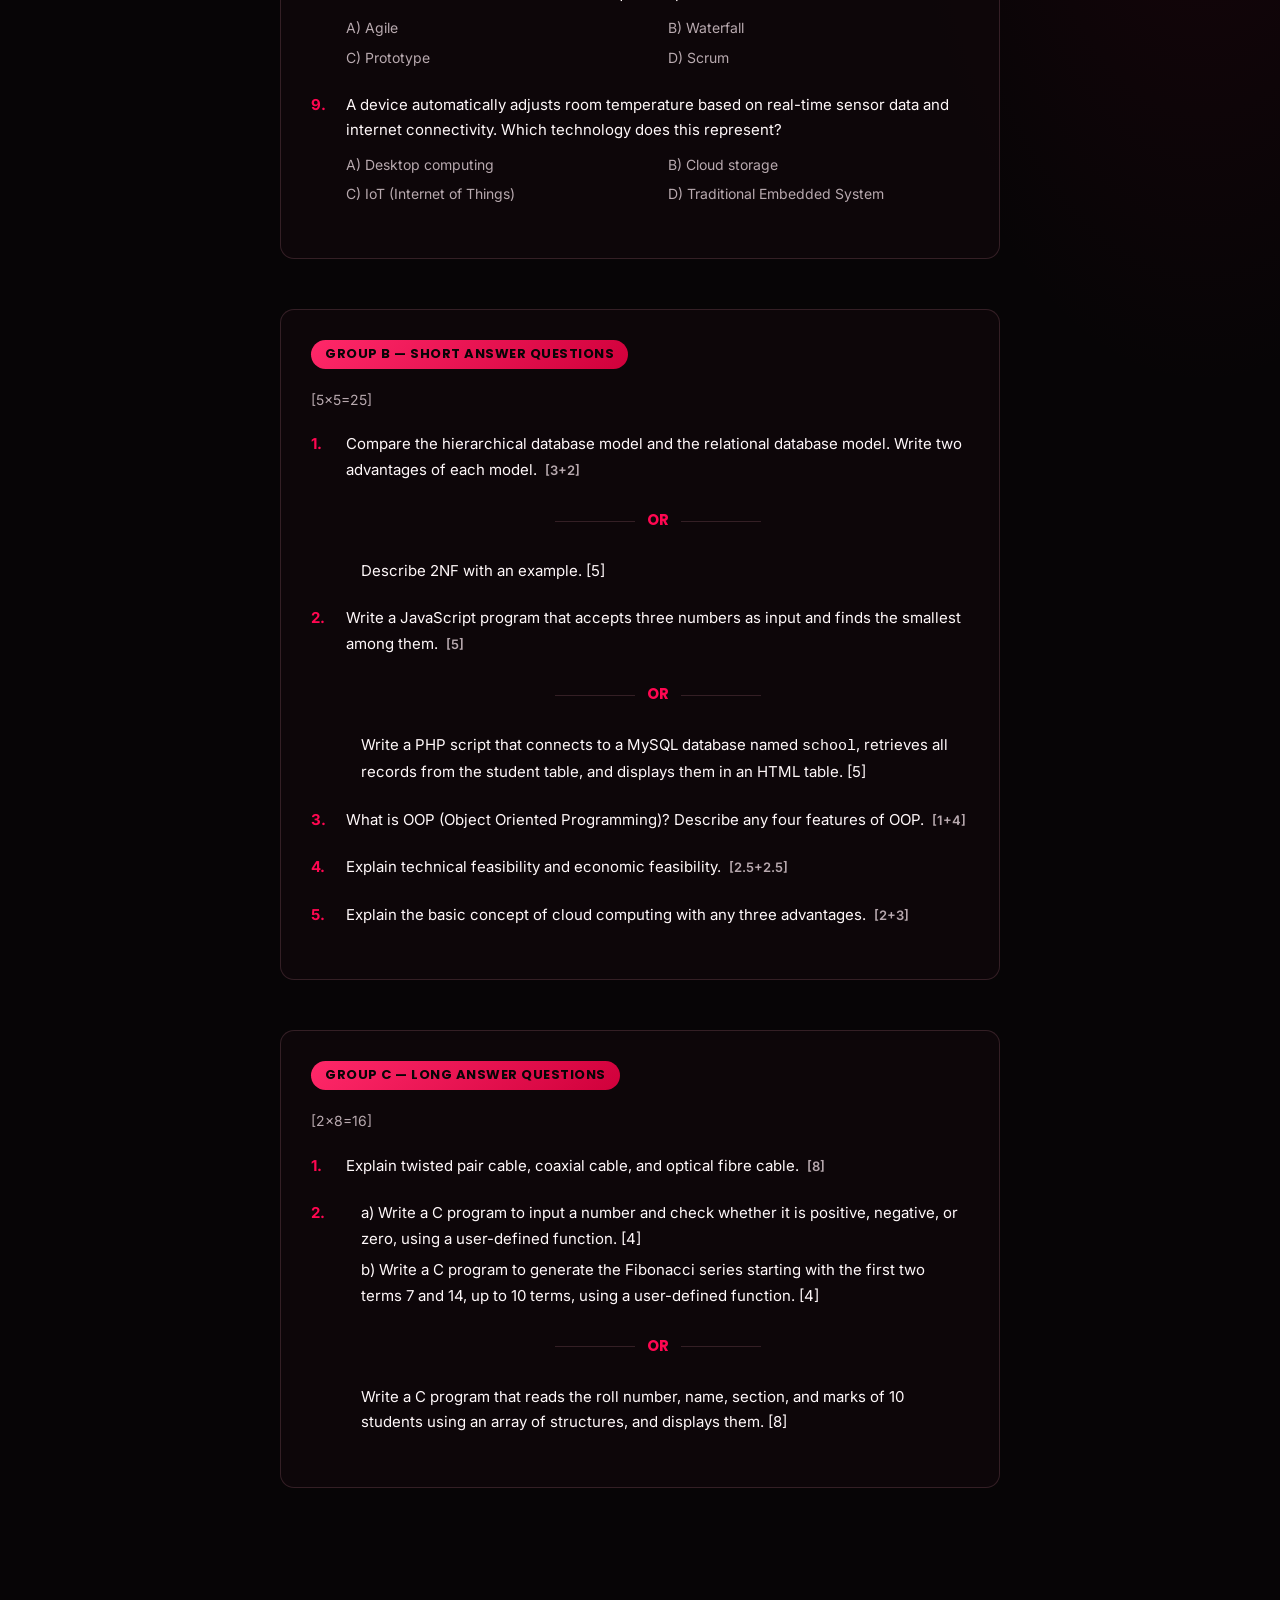
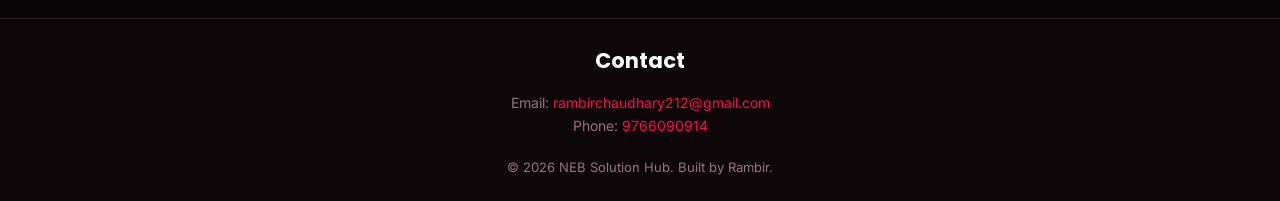
<file: computer-pyq-2083.html>
<!DOCTYPE html>
<html lang="en">
<head>
    <meta charset="UTF-8">
    <meta name="viewport" content="width=device-width, initial-scale=1.0">
    <title>Computer Science 2083 Past Paper — NEB Solution Hub</title>
    <link rel="preconnect" href="https://fonts.googleapis.com">
    <link href="https://fonts.googleapis.com/css2?family=Poppins:wght@400;600;700&family=Inter:wght@400;500&display=swap" rel="stylesheet">
    <link rel="stylesheet" href="style.css">
</head>
<body>

    <nav class="navbar">
        <div class="logo"><a href="index.html" style="color:inherit; text-decoration:none;">NEB<span>Hub</span></a></div>
        <button class="hamburger" id="hamburger" aria-label="Toggle menu">☰</button>
        <ul class="nav-links" id="navLinks">
            <li><a href="index.html#home">Home</a></li>
            <li><a href="index.html#subjects">Subjects</a></li>
            <li><a href="index.html#about">About</a></li>
            <li><a href="index.html#contact">Contact</a></li>
        </ul>
    </nav>

    <div class="page-header">
        <h1>Computer Science — 2083 (2026) Board Paper</h1>
        <p>NEB Grade 12 · Full Marks: 50 · Time: 2 hrs</p>
        <a href="index.html#subjects" class="back-link">← Back to Subjects</a>
    </div>

    <div class="question-content">

        <div class="chapter-block">
            <span class="group-label">Group A — Multiple Choice Questions</span>
            <p style="color: var(--color-text-muted); margin-bottom: 20px; font-size: 14px;">Attempt all questions. [9×1=9]</p>
            <ol class="question-list">
                <li>Records in a database are also known as:
                    <ul class="mcq-options">
                        <li>A) Data</li>
                        <li>B) Fields</li>
                        <li>C) Tuples</li>
                        <li>D) Keys</li>
                    </ul>
                </li>
                <li>Which SQL statement displays the name and address of all students who live either in Kathmandu or Bhaktapur, from a students table?
                    <ul class="mcq-options code-options" style="grid-template-columns: 1fr;">
                        <li>A) SELECT * FROM students WHERE address = "Kathmandu" or address = "Bhaktapur";</li>
                        <li>B) SELECT name, address FROM Students WHERE address = "Kathmandu" or "Bhaktapur";</li>
                        <li>C) SELECT * FROM students WHERE address = "Kathmandu" or "Bhaktapur";</li>
                        <li>D) SELECT name, address FROM students WHERE address = "Kathmandu" or address = "Bhaktapur";</li>
                    </ul>
                </li>
                <li>The full form of OSI is:
                    <ul class="mcq-options">
                        <li>A) Open Service Implementation</li>
                        <li>B) Open System Internet</li>
                        <li>C) Open Service Interconnection</li>
                        <li>D) Open System Interconnection</li>
                    </ul>
                </li>
                <li>Which JavaScript method is used to write HTML output?
                    <ul class="mcq-options code-options">
                        <li>A) document.write()</li>
                        <li>B) document.output()</li>
                        <li>C) console.log()</li>
                        <li>D) document.writeHTML()</li>
                    </ul>
                </li>
                <li>What will be the output of the following PHP code?
                    <span class="code-block">&lt;?php $a = 10; $b = 5;
echo $a % $b; ?&gt;</span>
                    <ul class="mcq-options code-options">
                        <li>A) 0</li>
                        <li>B) 1</li>
                        <li>C) 2</li>
                        <li>D) 5</li>
                    </ul>
                </li>
                <li>What does <code>++X</code> do in a C program?
                    <ul class="mcq-options">
                        <li>A) Returns value then increments</li>
                        <li>B) Increments then returns value</li>
                        <li>C) Decrements value</li>
                        <li>D) Returns original value</li>
                    </ul>
                </li>
                <li>Which of the following features allows the same method name to be used for different types/numbers of parameters, in OOP?
                    <ul class="mcq-options">
                        <li>A) Abstraction</li>
                        <li>B) Encapsulation</li>
                        <li>C) Polymorphism</li>
                        <li>D) Inheritance</li>
                    </ul>
                </li>
                <li>Which model follows a strict linear sequential phase order?
                    <ul class="mcq-options">
                        <li>A) Agile</li>
                        <li>B) Waterfall</li>
                        <li>C) Prototype</li>
                        <li>D) Scrum</li>
                    </ul>
                </li>
                <li>A device automatically adjusts room temperature based on real-time sensor data and internet connectivity. Which technology does this represent?
                    <ul class="mcq-options">
                        <li>A) Desktop computing</li>
                        <li>B) Cloud storage</li>
                        <li>C) IoT (Internet of Things)</li>
                        <li>D) Traditional Embedded System</li>
                    </ul>
                </li>
            </ol>
        </div>

        <div class="chapter-block">
            <span class="group-label">Group B — Short Answer Questions</span>
            <p style="color: var(--color-text-muted); margin-bottom: 20px; font-size: 14px;">[5×5=25]</p>
            <ol class="question-list" start="10">
                <li>Compare the hierarchical database model and the relational database model. Write two advantages of each model. <span class="marks">[3+2]</span>
                    <div class="or-divider">OR</div>
                    <span class="sub-part">Describe 2NF with an example. [5]</span>
                </li>
                <li>Write a JavaScript program that accepts three numbers as input and finds the smallest among them. <span class="marks">[5]</span>
                    <div class="or-divider">OR</div>
                    <span class="sub-part">Write a PHP script that connects to a MySQL database named <code>school</code>, retrieves all records from the student table, and displays them in an HTML table. [5]</span>
                </li>
                <li>What is OOP (Object Oriented Programming)? Describe any four features of OOP. <span class="marks">[1+4]</span></li>
                <li>Explain technical feasibility and economic feasibility. <span class="marks">[2.5+2.5]</span></li>
                <li>Explain the basic concept of cloud computing with any three advantages. <span class="marks">[2+3]</span></li>
            </ol>
        </div>

        <div class="chapter-block">
            <span class="group-label">Group C — Long Answer Questions</span>
            <p style="color: var(--color-text-muted); margin-bottom: 20px; font-size: 14px;">[2×8=16]</p>
            <ol class="question-list" start="15">
                <li>Explain twisted pair cable, coaxial cable, and optical fibre cable. <span class="marks">[8]</span></li>
                <li>
                    <span class="sub-part">a) Write a C program to input a number and check whether it is positive, negative, or zero, using a user-defined function. [4]</span>
                    <span class="sub-part">b) Write a C program to generate the Fibonacci series starting with the first two terms 7 and 14, up to 10 terms, using a user-defined function. [4]</span>
                    <div class="or-divider">OR</div>
                    <span class="sub-part">Write a C program that reads the roll number, name, section, and marks of 10 students using an array of structures, and displays them. [8]</span>
                </li>
            </ol>
        </div>

    </div>

    <footer id="contact">
        <h2>Contact</h2>
        <p>Email: <a href="mailto:rambirchaudhary212@gmail.com">rambirchaudhary212@gmail.com</a></p>
        <p>Phone: <a href="tel:+9779766090914">9766090914</a></p>
        <p class="copyright">&copy; 2026 NEB Solution Hub. Built by Rambir.</p>
    </footer>

    <script src="script.js" defer></script>

</body>
</html>
</file>
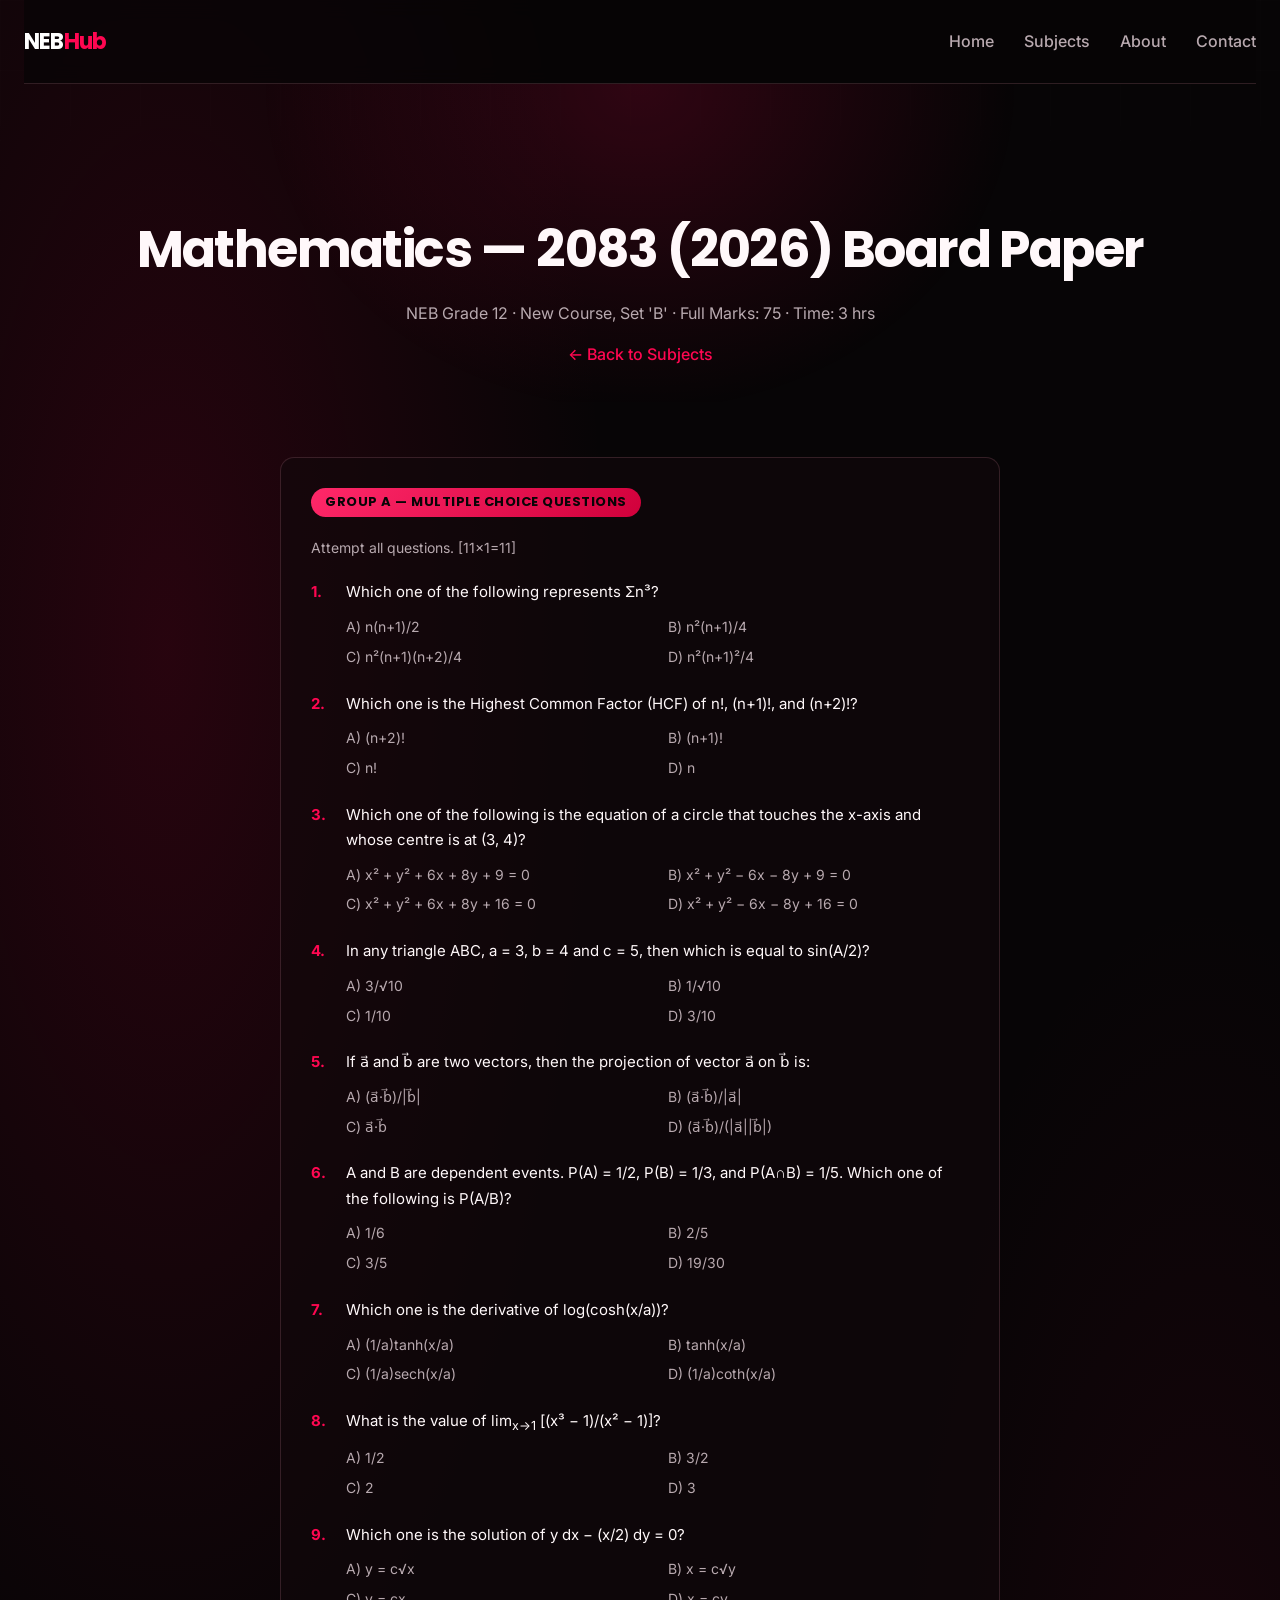
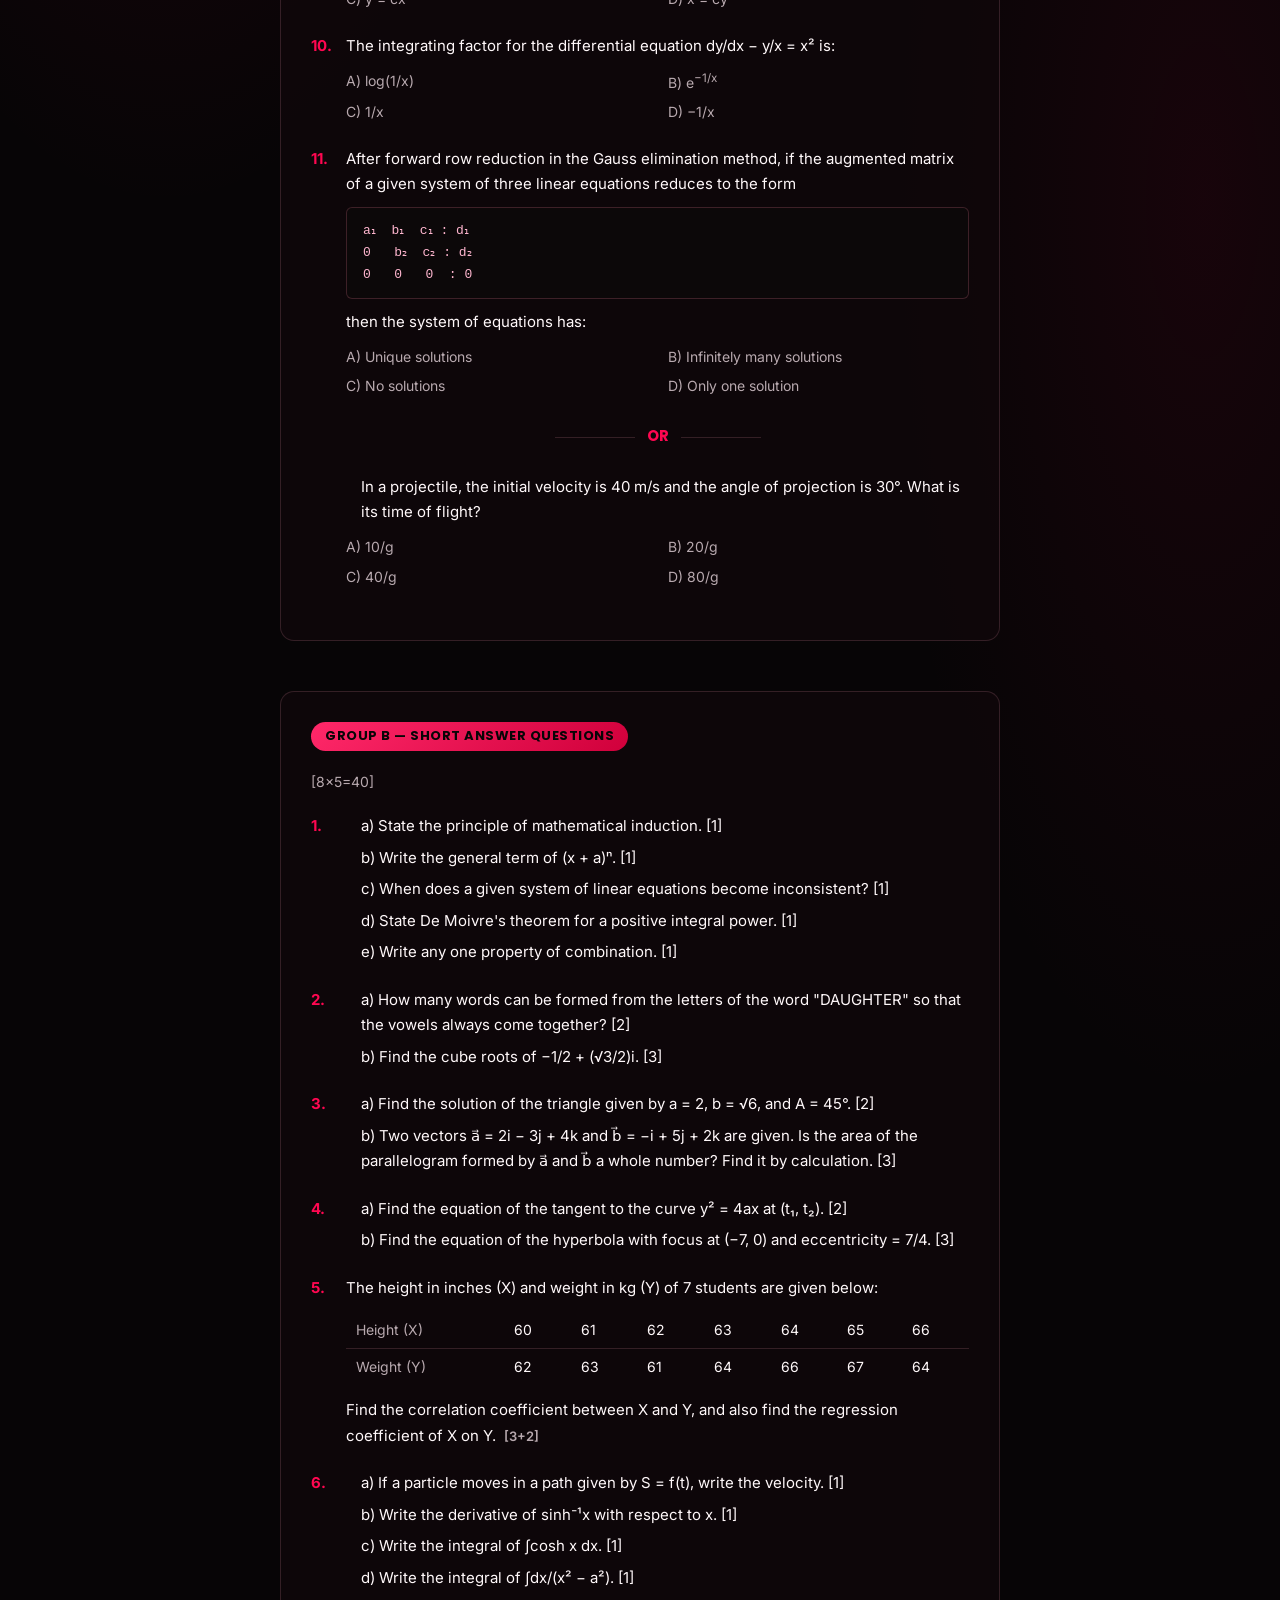
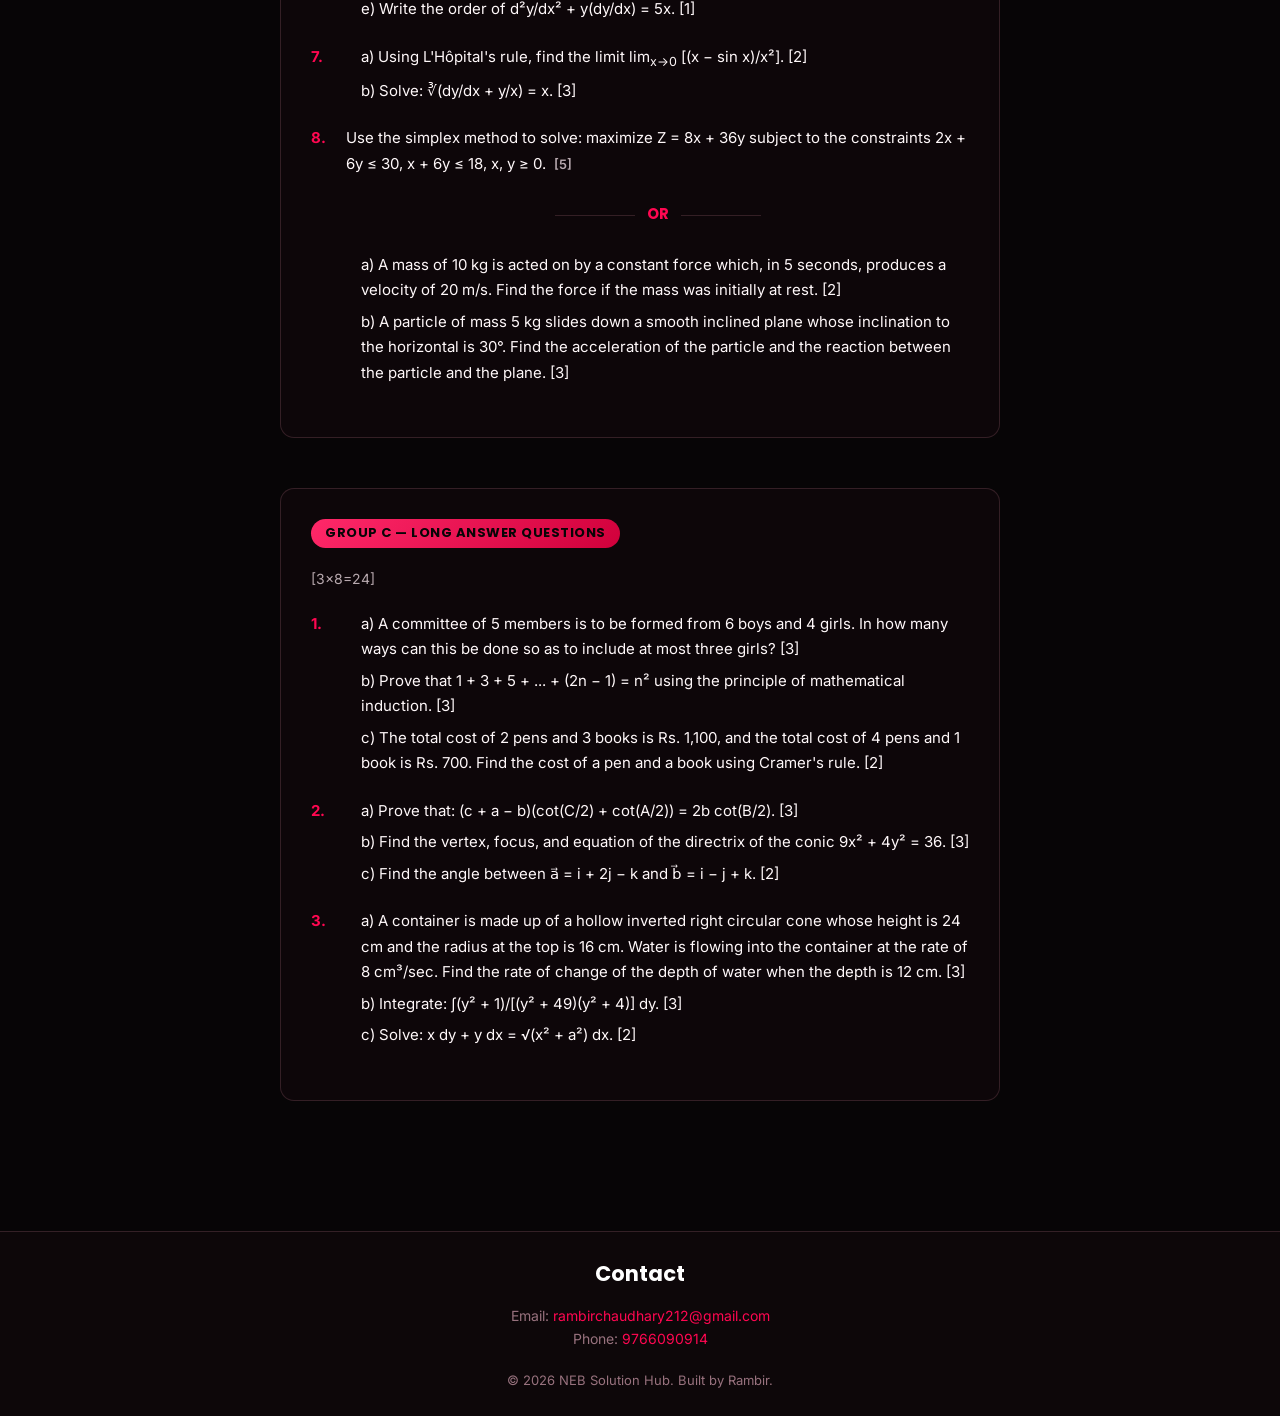
<file: maths-pyq-2083.html>
<!DOCTYPE html>
<html lang="en">
<head>
    <meta charset="UTF-8">
    <meta name="viewport" content="width=device-width, initial-scale=1.0">
    <title>Mathematics 2083 Past Paper — NEB Solution Hub</title>
    <link rel="preconnect" href="https://fonts.googleapis.com">
    <link href="https://fonts.googleapis.com/css2?family=Poppins:wght@400;600;700&family=Inter:wght@400;500&display=swap" rel="stylesheet">
    <link rel="stylesheet" href="style.css">
</head>
<body>

    <nav class="navbar">
        <div class="logo"><a href="index.html" style="color:inherit; text-decoration:none;">NEB<span>Hub</span></a></div>
        <button class="hamburger" id="hamburger" aria-label="Toggle menu">☰</button>
        <ul class="nav-links" id="navLinks">
            <li><a href="index.html#home">Home</a></li>
            <li><a href="index.html#subjects">Subjects</a></li>
            <li><a href="index.html#about">About</a></li>
            <li><a href="index.html#contact">Contact</a></li>
        </ul>
    </nav>

    <div class="page-header">
        <h1>Mathematics — 2083 (2026) Board Paper</h1>
        <p>NEB Grade 12 · New Course, Set 'B' · Full Marks: 75 · Time: 3 hrs</p>
        <a href="index.html#subjects" class="back-link">← Back to Subjects</a>
    </div>

    <div class="question-content">

        <div class="chapter-block">
            <span class="group-label">Group A — Multiple Choice Questions</span>
            <p style="color: var(--color-text-muted); margin-bottom: 20px; font-size: 14px;">Attempt all questions. [11×1=11]</p>
            <ol class="question-list">
                <li>Which one of the following represents Σn³?
                    <ul class="mcq-options">
                        <li>A) n(n+1)/2</li>
                        <li>B) n²(n+1)/4</li>
                        <li>C) n²(n+1)(n+2)/4</li>
                        <li>D) n²(n+1)²/4</li>
                    </ul>
                </li>
                <li>Which one is the Highest Common Factor (HCF) of n!, (n+1)!, and (n+2)!?
                    <ul class="mcq-options">
                        <li>A) (n+2)!</li>
                        <li>B) (n+1)!</li>
                        <li>C) n!</li>
                        <li>D) n</li>
                    </ul>
                </li>
                <li>Which one of the following is the equation of a circle that touches the x-axis and whose centre is at (3, 4)?
                    <ul class="mcq-options">
                        <li>A) x² + y² + 6x + 8y + 9 = 0</li>
                        <li>B) x² + y² − 6x − 8y + 9 = 0</li>
                        <li>C) x² + y² + 6x + 8y + 16 = 0</li>
                        <li>D) x² + y² − 6x − 8y + 16 = 0</li>
                    </ul>
                </li>
                <li>In any triangle ABC, a = 3, b = 4 and c = 5, then which is equal to sin(A/2)?
                    <ul class="mcq-options">
                        <li>A) 3/√10</li>
                        <li>B) 1/√10</li>
                        <li>C) 1/10</li>
                        <li>D) 3/10</li>
                    </ul>
                </li>
                <li>If a⃗ and b⃗ are two vectors, then the projection of vector a⃗ on b⃗ is:
                    <ul class="mcq-options">
                        <li>A) (a⃗·b⃗)/|b⃗|</li>
                        <li>B) (a⃗·b⃗)/|a⃗|</li>
                        <li>C) a⃗·b⃗</li>
                        <li>D) (a⃗·b⃗)/(|a⃗||b⃗|)</li>
                    </ul>
                </li>
                <li>A and B are dependent events. P(A) = 1/2, P(B) = 1/3, and P(A∩B) = 1/5. Which one of the following is P(A/B)?
                    <ul class="mcq-options">
                        <li>A) 1/6</li>
                        <li>B) 2/5</li>
                        <li>C) 3/5</li>
                        <li>D) 19/30</li>
                    </ul>
                </li>
                <li>Which one is the derivative of log(cosh(x/a))?
                    <ul class="mcq-options">
                        <li>A) (1/a)tanh(x/a)</li>
                        <li>B) tanh(x/a)</li>
                        <li>C) (1/a)sech(x/a)</li>
                        <li>D) (1/a)coth(x/a)</li>
                    </ul>
                </li>
                <li>What is the value of lim<sub>x→1</sub> [(x³ − 1)/(x² − 1)]?
                    <ul class="mcq-options">
                        <li>A) 1/2</li>
                        <li>B) 3/2</li>
                        <li>C) 2</li>
                        <li>D) 3</li>
                    </ul>
                </li>
                <li>Which one is the solution of y dx − (x/2) dy = 0?
                    <ul class="mcq-options">
                        <li>A) y = c√x</li>
                        <li>B) x = c√y</li>
                        <li>C) y = cx</li>
                        <li>D) x = cy</li>
                    </ul>
                </li>
                <li>The integrating factor for the differential equation dy/dx − y/x = x² is:
                    <ul class="mcq-options">
                        <li>A) log(1/x)</li>
                        <li>B) e<sup>−1/x</sup></li>
                        <li>C) 1/x</li>
                        <li>D) −1/x</li>
                    </ul>
                </li>
                <li>After forward row reduction in the Gauss elimination method, if the augmented matrix of a given system of three linear equations reduces to the form
                    <span class="code-block">a₁  b₁  c₁ : d₁
0   b₂  c₂ : d₂
0   0   0  : 0</span>
                    then the system of equations has:
                    <ul class="mcq-options">
                        <li>A) Unique solutions</li>
                        <li>B) Infinitely many solutions</li>
                        <li>C) No solutions</li>
                        <li>D) Only one solution</li>
                    </ul>
                    <div class="or-divider">OR</div>
                    <span class="sub-part">In a projectile, the initial velocity is 40 m/s and the angle of projection is 30°. What is its time of flight?</span>
                    <ul class="mcq-options">
                        <li>A) 10/g</li>
                        <li>B) 20/g</li>
                        <li>C) 40/g</li>
                        <li>D) 80/g</li>
                    </ul>
                </li>
            </ol>
        </div>

        <div class="chapter-block">
            <span class="group-label">Group B — Short Answer Questions</span>
            <p style="color: var(--color-text-muted); margin-bottom: 20px; font-size: 14px;">[8×5=40]</p>
            <ol class="question-list" start="12">
                <li>
                    <span class="sub-part">a) State the principle of mathematical induction. [1]</span>
                    <span class="sub-part">b) Write the general term of (x + a)ⁿ. [1]</span>
                    <span class="sub-part">c) When does a given system of linear equations become inconsistent? [1]</span>
                    <span class="sub-part">d) State De Moivre's theorem for a positive integral power. [1]</span>
                    <span class="sub-part">e) Write any one property of combination. [1]</span>
                </li>
                <li>
                    <span class="sub-part">a) How many words can be formed from the letters of the word "DAUGHTER" so that the vowels always come together? [2]</span>
                    <span class="sub-part">b) Find the cube roots of −1/2 + (√3/2)i. [3]</span>
                </li>
                <li>
                    <span class="sub-part">a) Find the solution of the triangle given by a = 2, b = √6, and A = 45°. [2]</span>
                    <span class="sub-part">b) Two vectors a⃗ = 2i − 3j + 4k and b⃗ = −i + 5j + 2k are given. Is the area of the parallelogram formed by a⃗ and b⃗ a whole number? Find it by calculation. [3]</span>
                </li>
                <li>
                    <span class="sub-part">a) Find the equation of the tangent to the curve y² = 4ax at (t₁, t₂). [2]</span>
                    <span class="sub-part">b) Find the equation of the hyperbola with focus at (−7, 0) and eccentricity = 7/4. [3]</span>
                </li>
                <li>The height in inches (X) and weight in kg (Y) of 7 students are given below:
                    <div style="overflow-x:auto; margin: 12px 0;">
                    <table style="border-collapse: collapse; width: 100%; font-size: 14px;">
                        <tr style="border-bottom: 1px solid var(--color-border);">
                            <td style="padding: 6px 10px; color: var(--color-text-muted);">Height (X)</td>
                            <td style="padding: 6px 10px;">60</td><td style="padding: 6px 10px;">61</td><td style="padding: 6px 10px;">62</td><td style="padding: 6px 10px;">63</td><td style="padding: 6px 10px;">64</td><td style="padding: 6px 10px;">65</td><td style="padding: 6px 10px;">66</td>
                        </tr>
                        <tr>
                            <td style="padding: 6px 10px; color: var(--color-text-muted);">Weight (Y)</td>
                            <td style="padding: 6px 10px;">62</td><td style="padding: 6px 10px;">63</td><td style="padding: 6px 10px;">61</td><td style="padding: 6px 10px;">64</td><td style="padding: 6px 10px;">66</td><td style="padding: 6px 10px;">67</td><td style="padding: 6px 10px;">64</td>
                        </tr>
                    </table>
                    </div>
                    Find the correlation coefficient between X and Y, and also find the regression coefficient of X on Y. <span class="marks">[3+2]</span>
                </li>
                <li>
                    <span class="sub-part">a) If a particle moves in a path given by S = f(t), write the velocity. [1]</span>
                    <span class="sub-part">b) Write the derivative of sinh⁻¹x with respect to x. [1]</span>
                    <span class="sub-part">c) Write the integral of ∫cosh x dx. [1]</span>
                    <span class="sub-part">d) Write the integral of ∫dx/(x² − a²). [1]</span>
                    <span class="sub-part">e) Write the order of d²y/dx² + y(dy/dx) = 5x. [1]</span>
                </li>
                <li>
                    <span class="sub-part">a) Using L'Hôpital's rule, find the limit lim<sub>x→0</sub> [(x − sin x)/x²]. [2]</span>
                    <span class="sub-part">b) Solve: ∛(dy/dx + y/x) = x. [3]</span>
                </li>
                <li>Use the simplex method to solve: maximize Z = 8x + 36y subject to the constraints 2x + 6y ≤ 30, x + 6y ≤ 18, x, y ≥ 0. <span class="marks">[5]</span>
                    <div class="or-divider">OR</div>
                    <span class="sub-part">a) A mass of 10 kg is acted on by a constant force which, in 5 seconds, produces a velocity of 20 m/s. Find the force if the mass was initially at rest. [2]</span>
                    <span class="sub-part">b) A particle of mass 5 kg slides down a smooth inclined plane whose inclination to the horizontal is 30°. Find the acceleration of the particle and the reaction between the particle and the plane. [3]</span>
                </li>
            </ol>
        </div>

        <div class="chapter-block">
            <span class="group-label">Group C — Long Answer Questions</span>
            <p style="color: var(--color-text-muted); margin-bottom: 20px; font-size: 14px;">[3×8=24]</p>
            <ol class="question-list" start="20">
                <li>
                    <span class="sub-part">a) A committee of 5 members is to be formed from 6 boys and 4 girls. In how many ways can this be done so as to include at most three girls? [3]</span>
                    <span class="sub-part">b) Prove that 1 + 3 + 5 + ... + (2n − 1) = n² using the principle of mathematical induction. [3]</span>
                    <span class="sub-part">c) The total cost of 2 pens and 3 books is Rs. 1,100, and the total cost of 4 pens and 1 book is Rs. 700. Find the cost of a pen and a book using Cramer's rule. [2]</span>
                </li>
                <li>
                    <span class="sub-part">a) Prove that: (c + a − b)(cot(C/2) + cot(A/2)) = 2b cot(B/2). [3]</span>
                    <span class="sub-part">b) Find the vertex, focus, and equation of the directrix of the conic 9x² + 4y² = 36. [3]</span>
                    <span class="sub-part">c) Find the angle between a⃗ = i + 2j − k and b⃗ = i − j + k. [2]</span>
                </li>
                <li>
                    <span class="sub-part">a) A container is made up of a hollow inverted right circular cone whose height is 24 cm and the radius at the top is 16 cm. Water is flowing into the container at the rate of 8 cm³/sec. Find the rate of change of the depth of water when the depth is 12 cm. [3]</span>
                    <span class="sub-part">b) Integrate: ∫(y² + 1)/[(y² + 49)(y² + 4)] dy. [3]</span>
                    <span class="sub-part">c) Solve: x dy + y dx = √(x² + a²) dx. [2]</span>
                </li>
            </ol>
        </div>

    </div>

    <footer id="contact">
        <h2>Contact</h2>
        <p>Email: <a href="mailto:rambirchaudhary212@gmail.com">rambirchaudhary212@gmail.com</a></p>
        <p>Phone: <a href="tel:+9779766090914">9766090914</a></p>
        <p class="copyright">&copy; 2026 NEB Solution Hub. Built by Rambir.</p>
    </footer>

    <script src="script.js" defer></script>

</body>
</html>
</file>
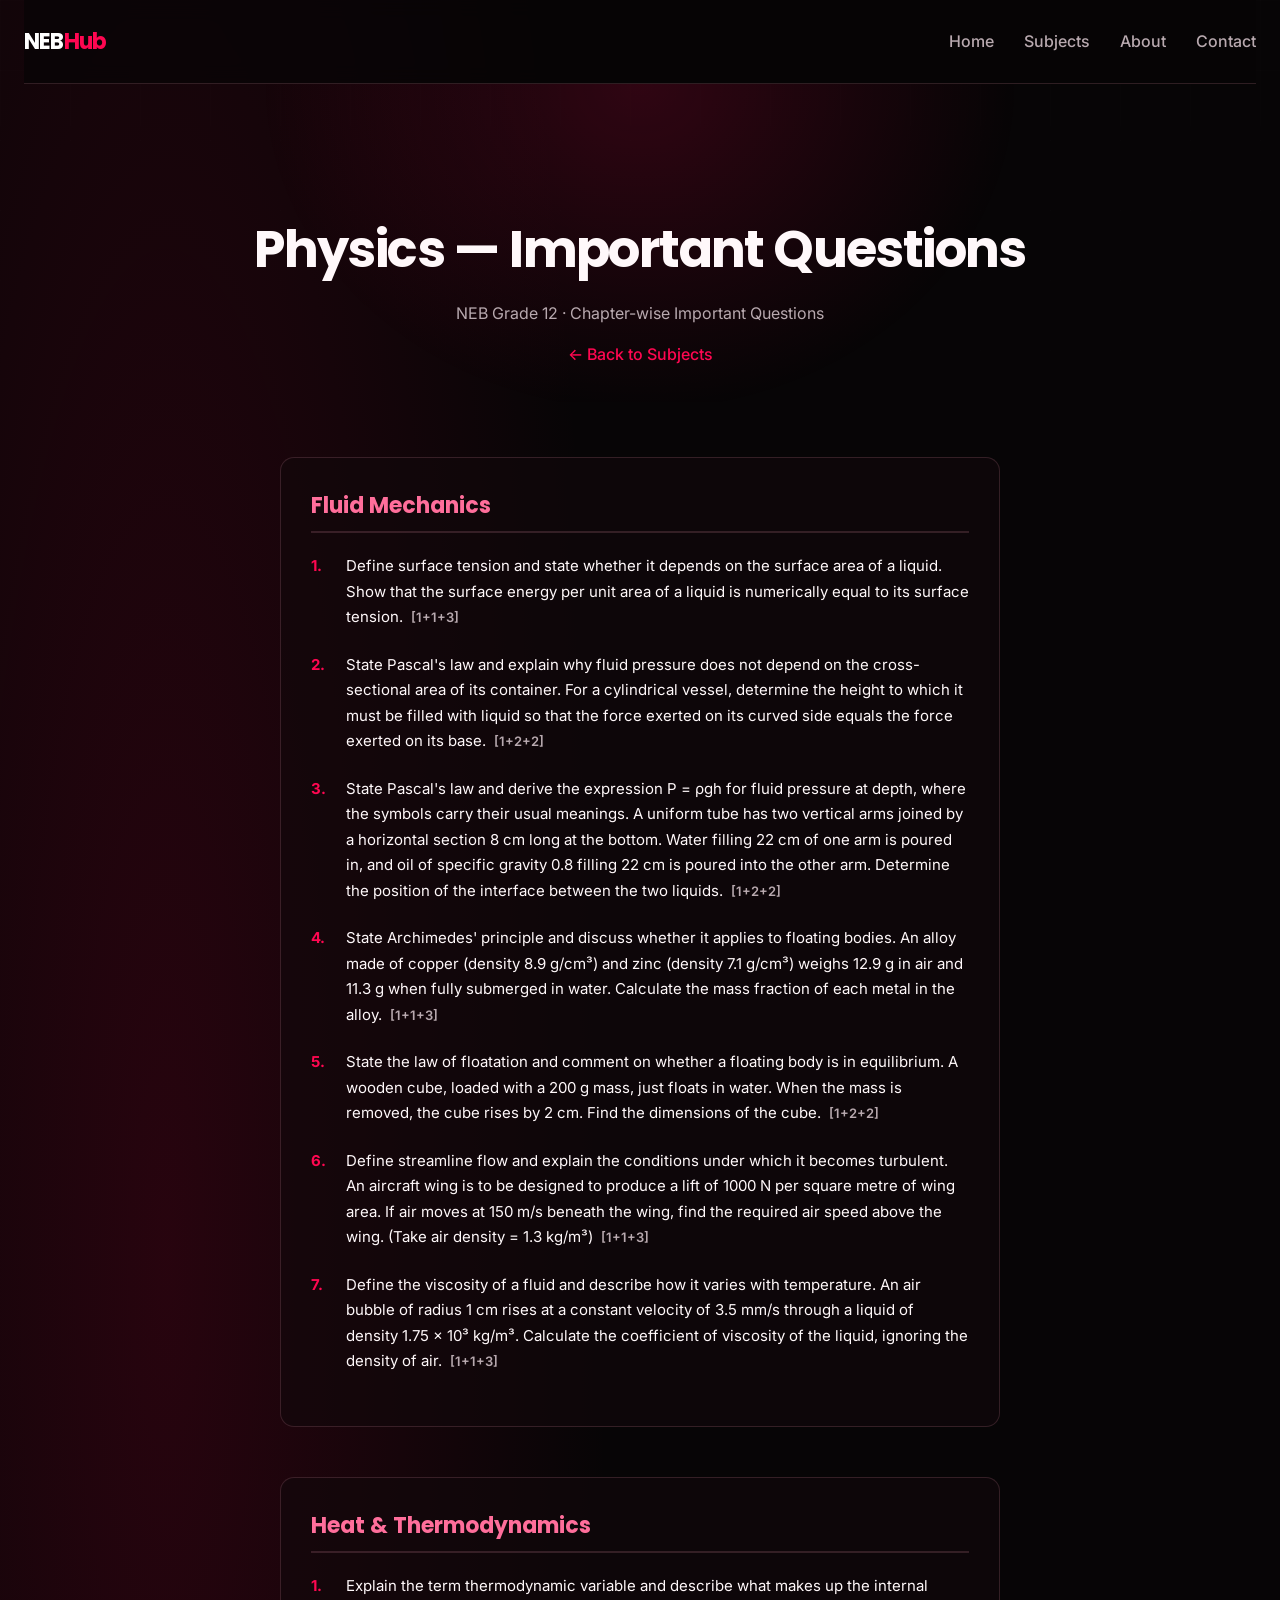
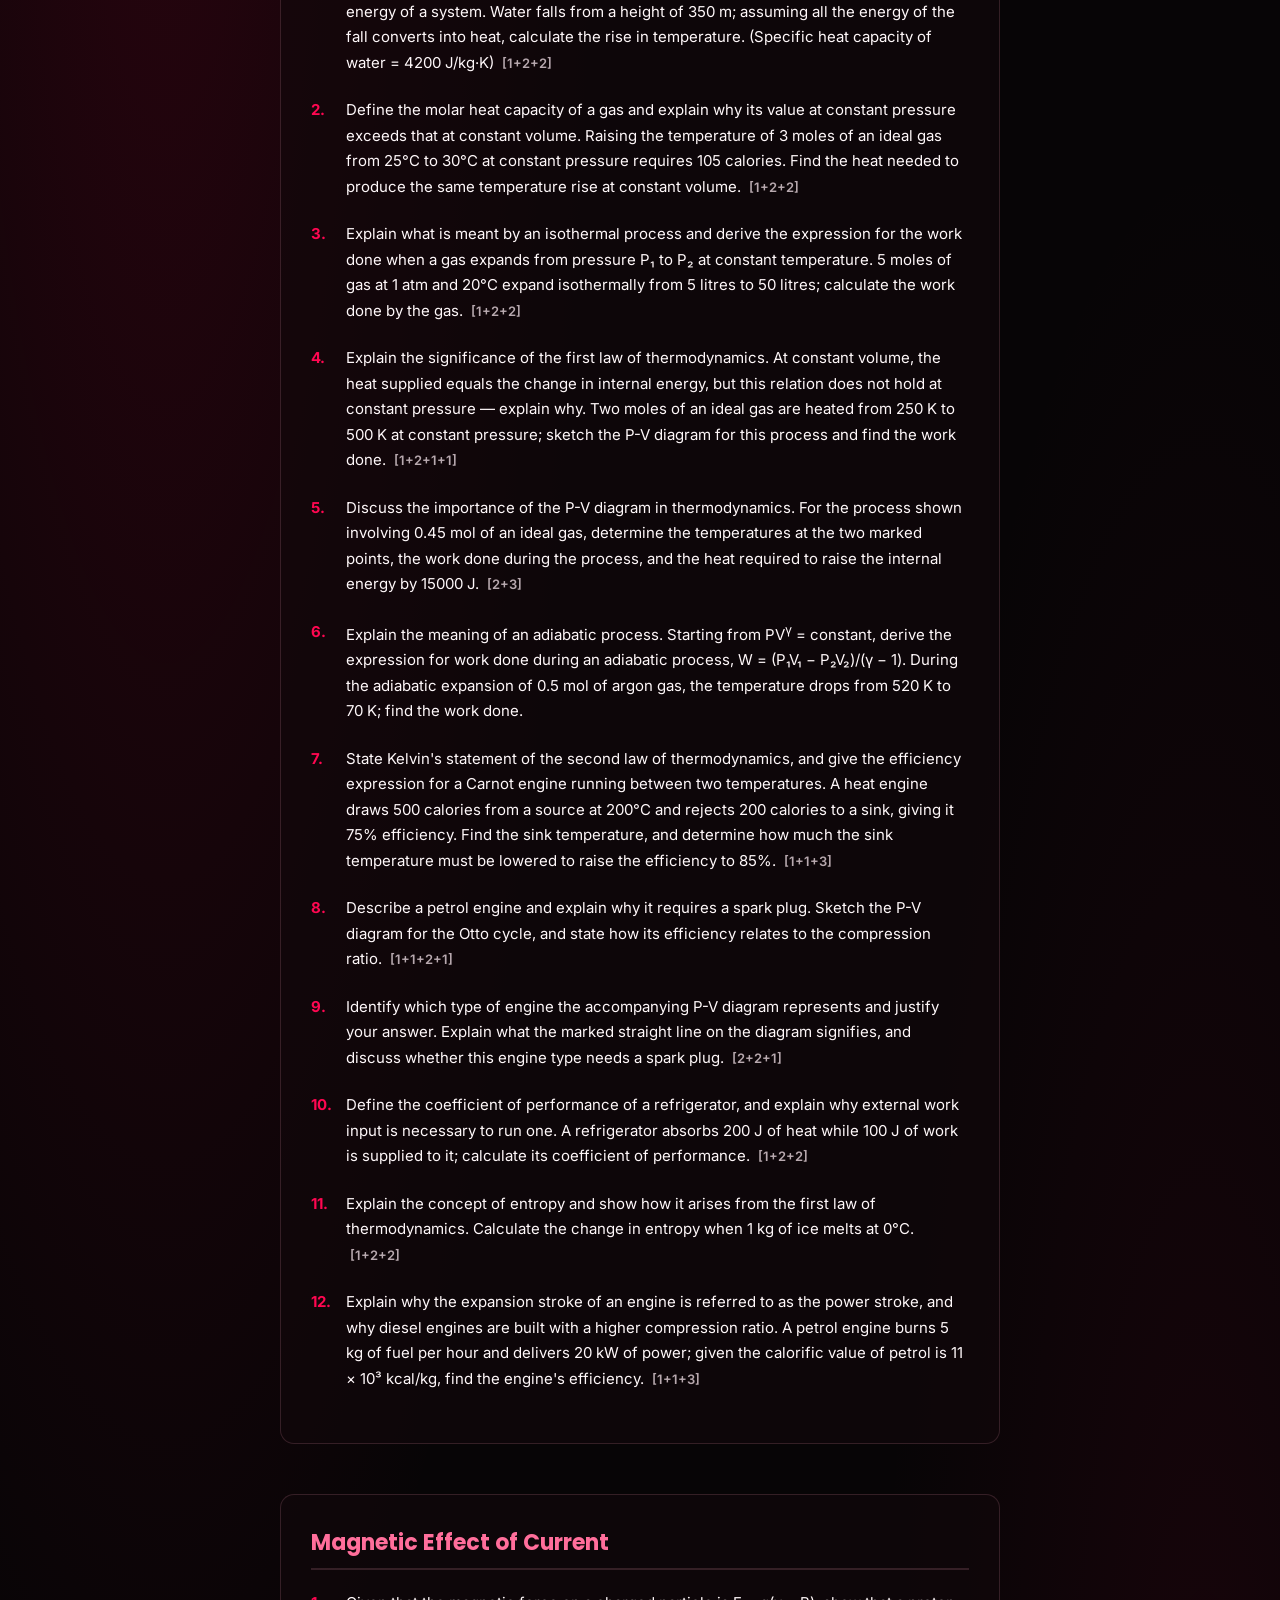
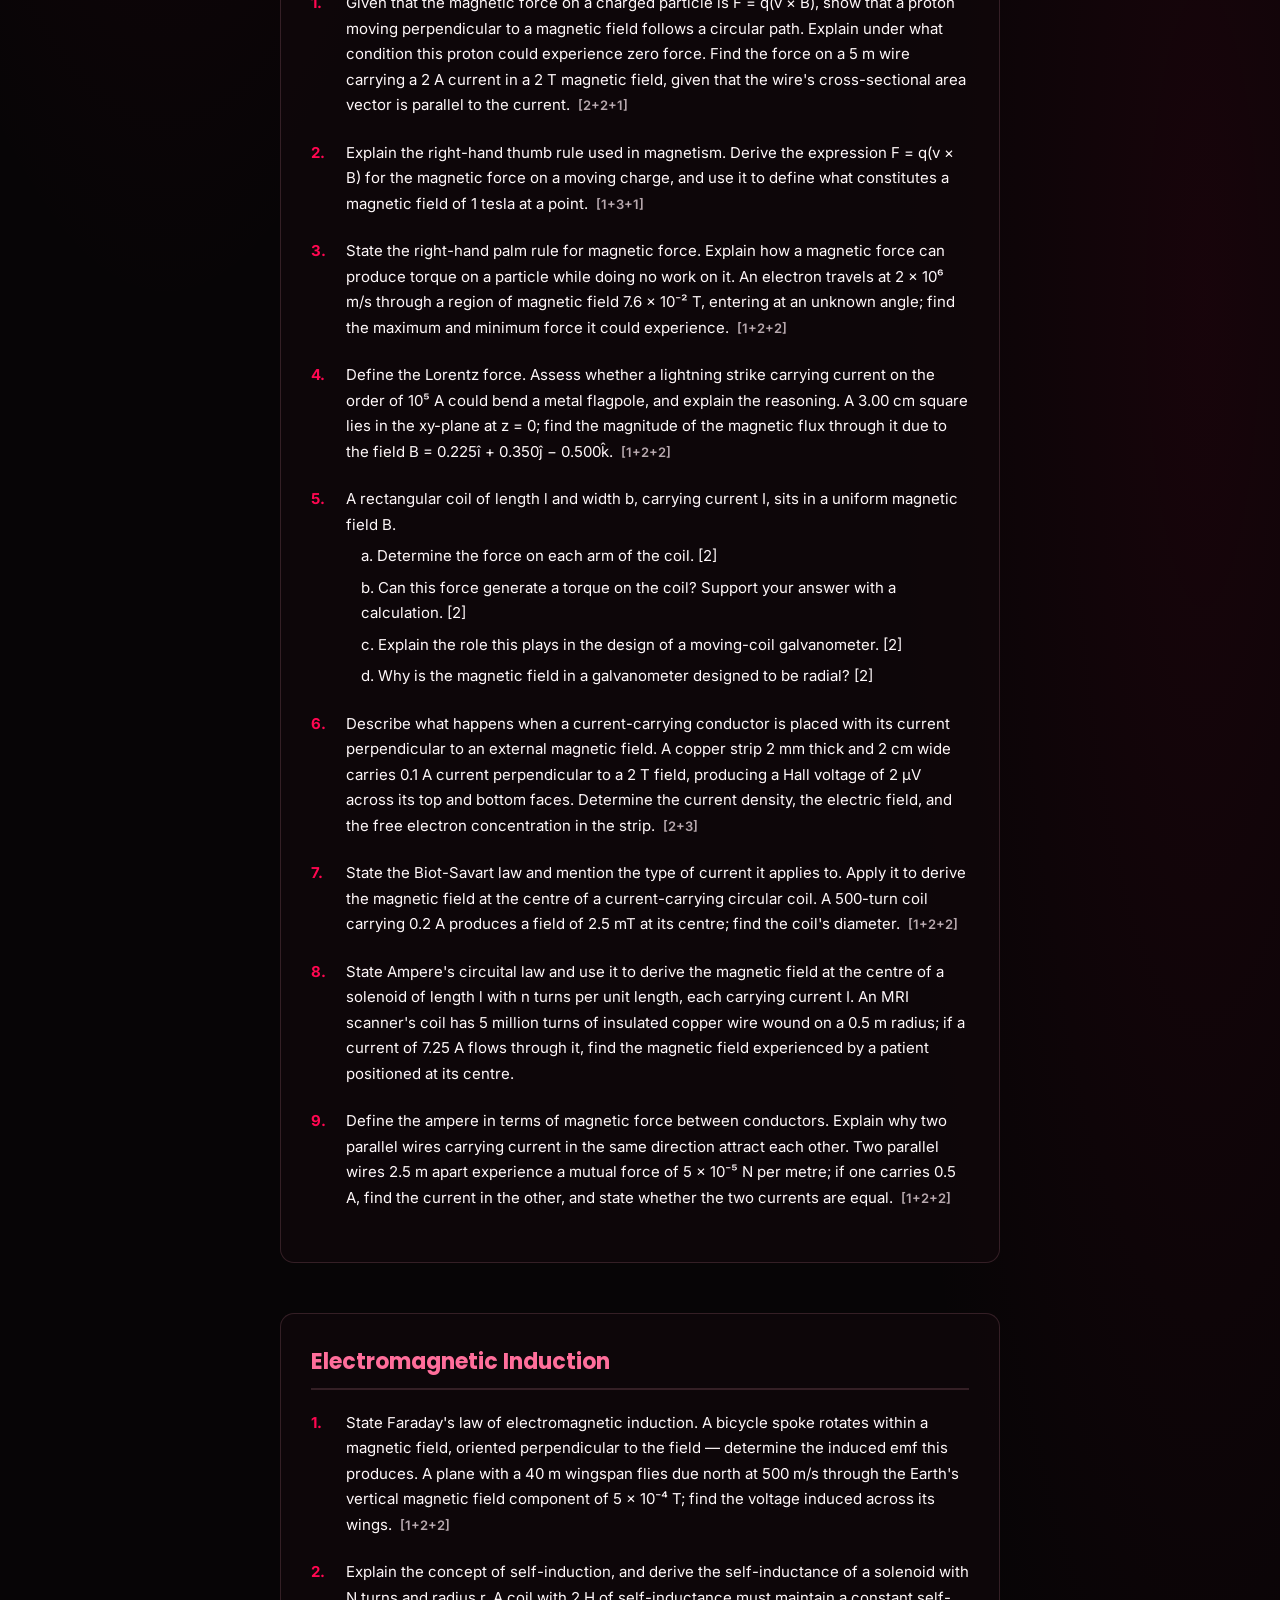
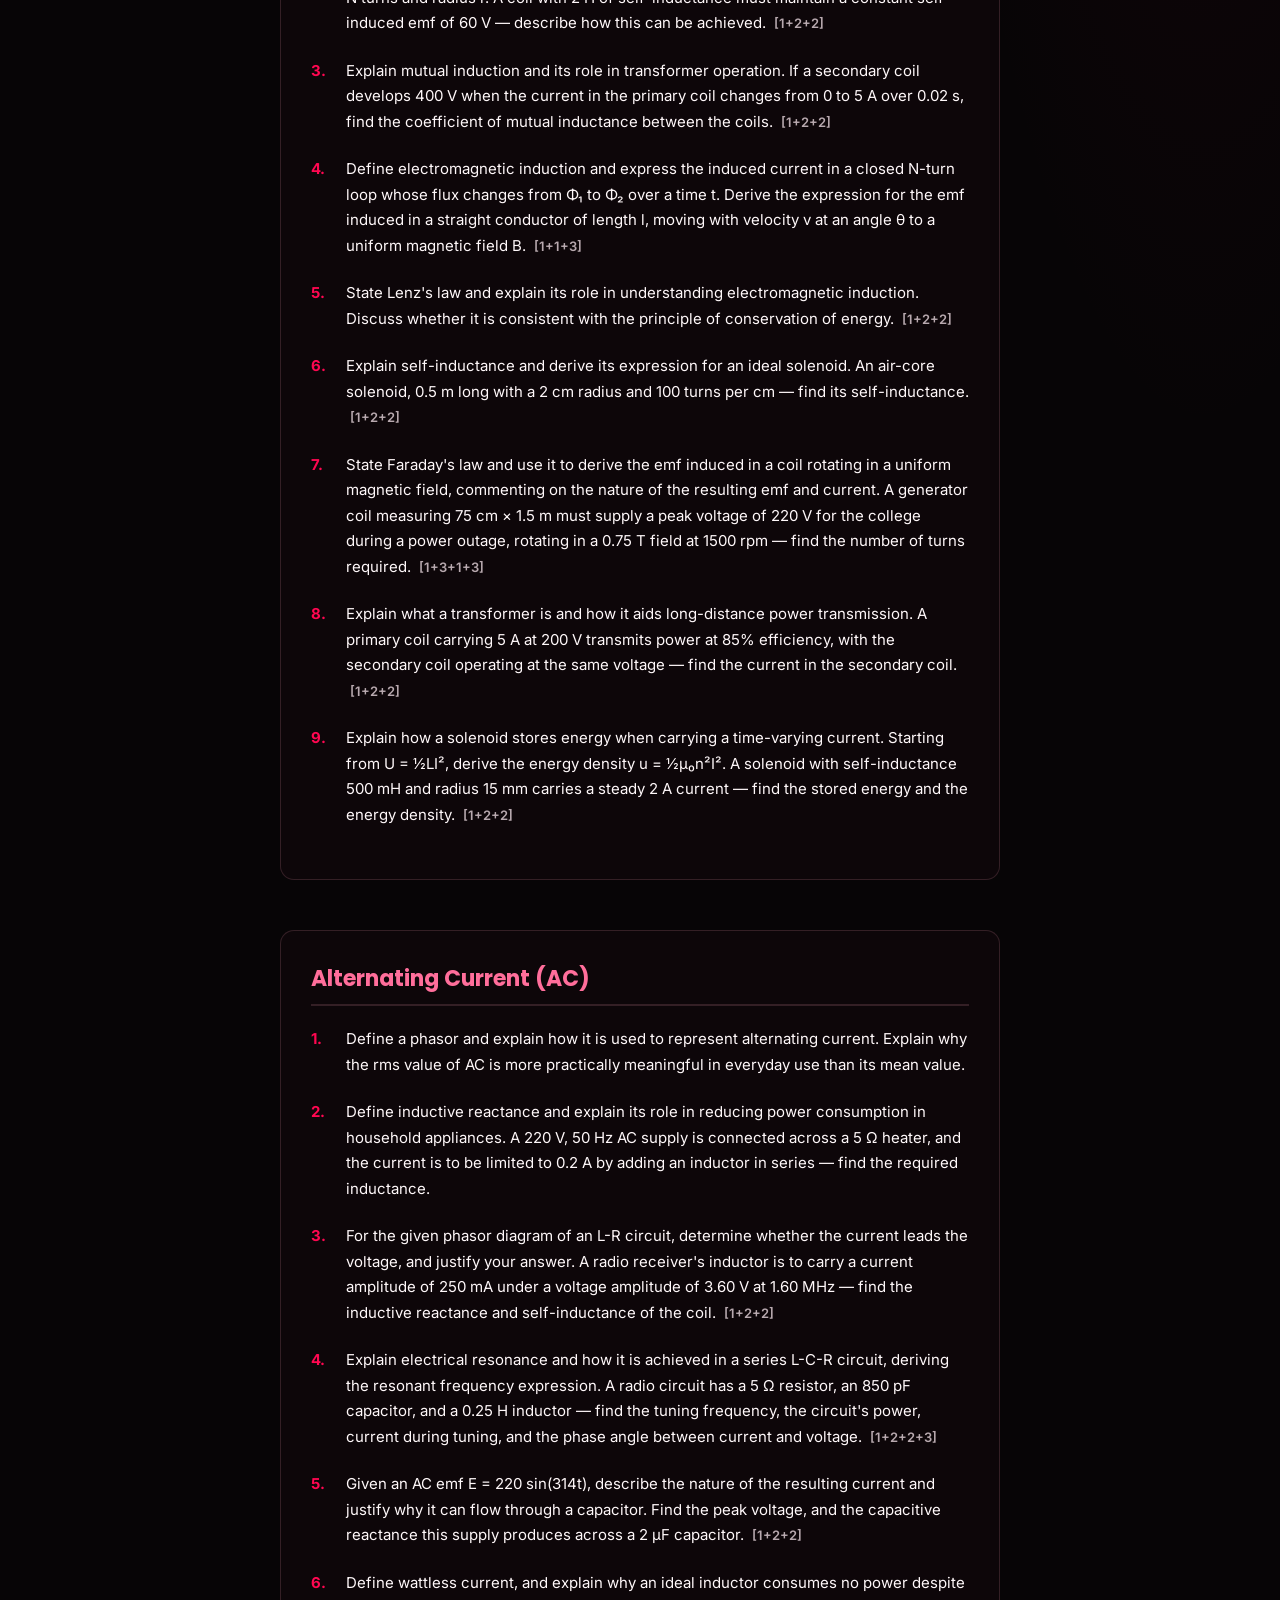
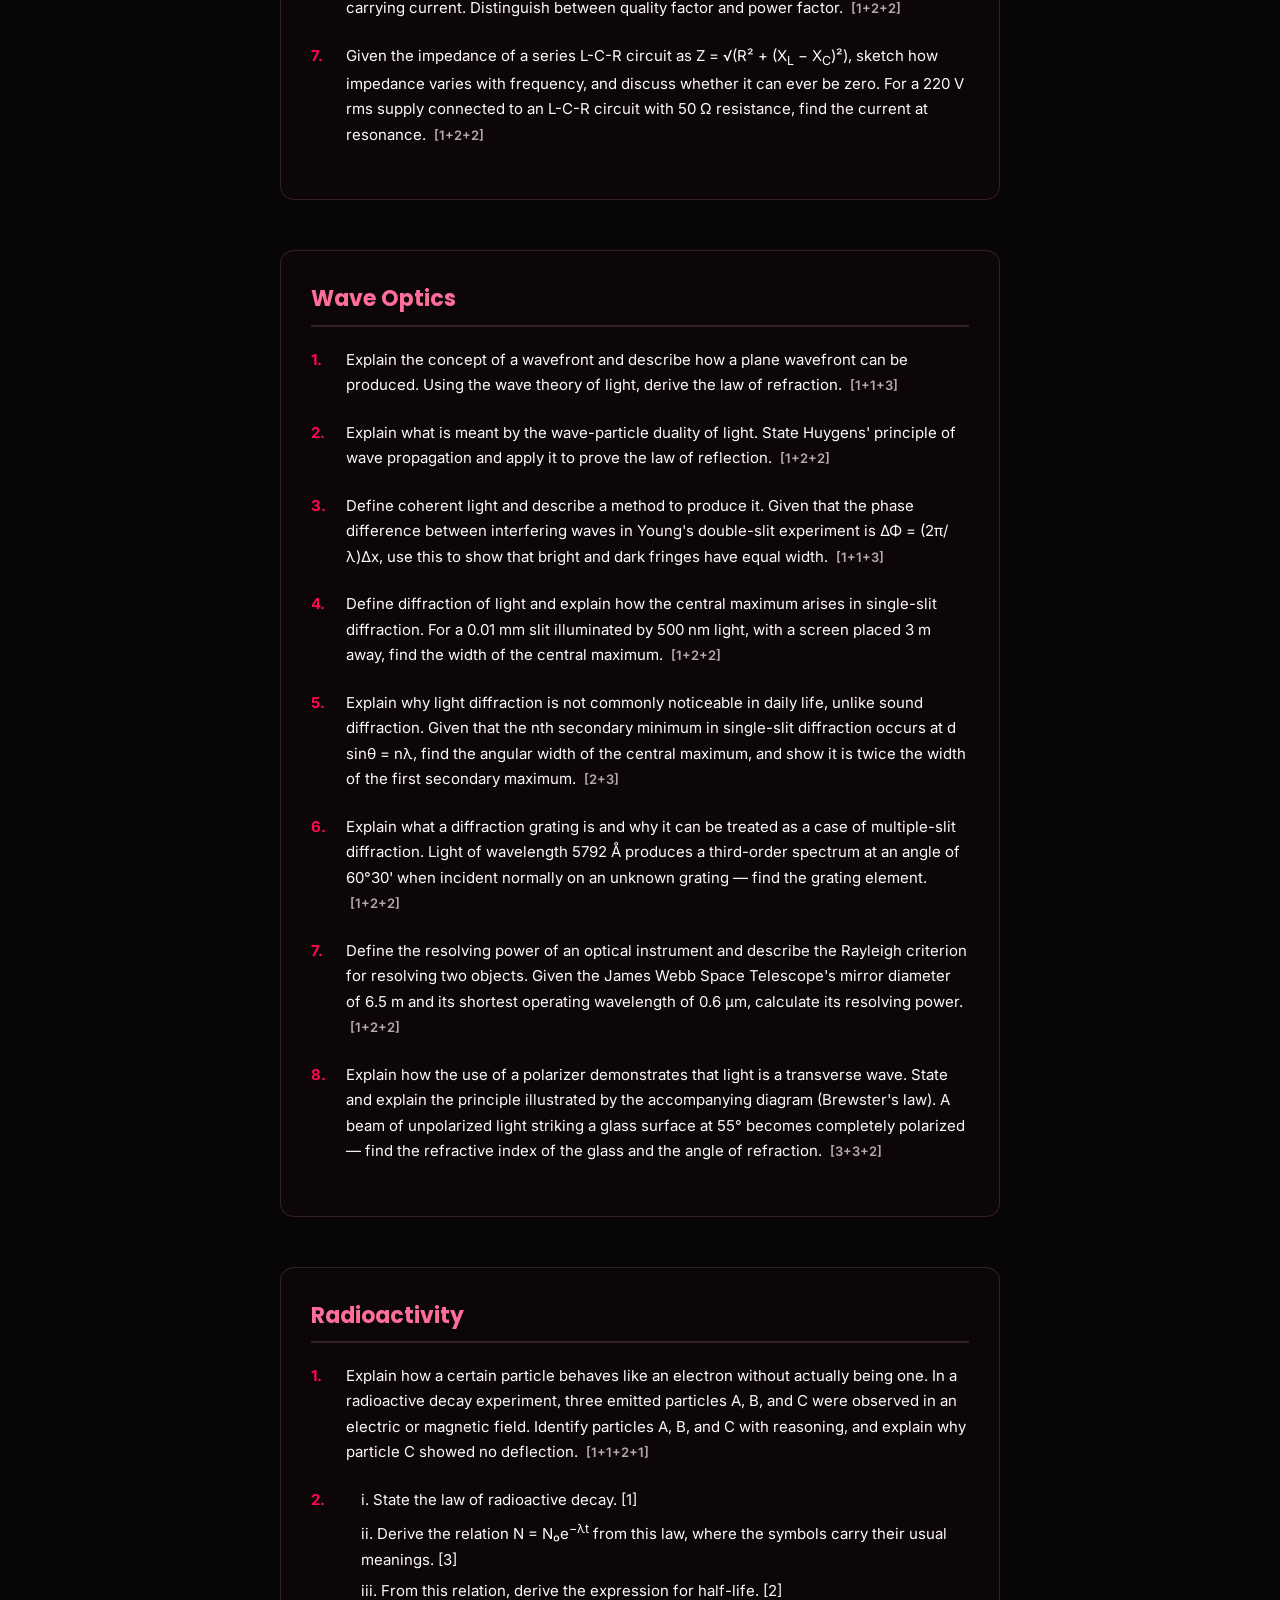
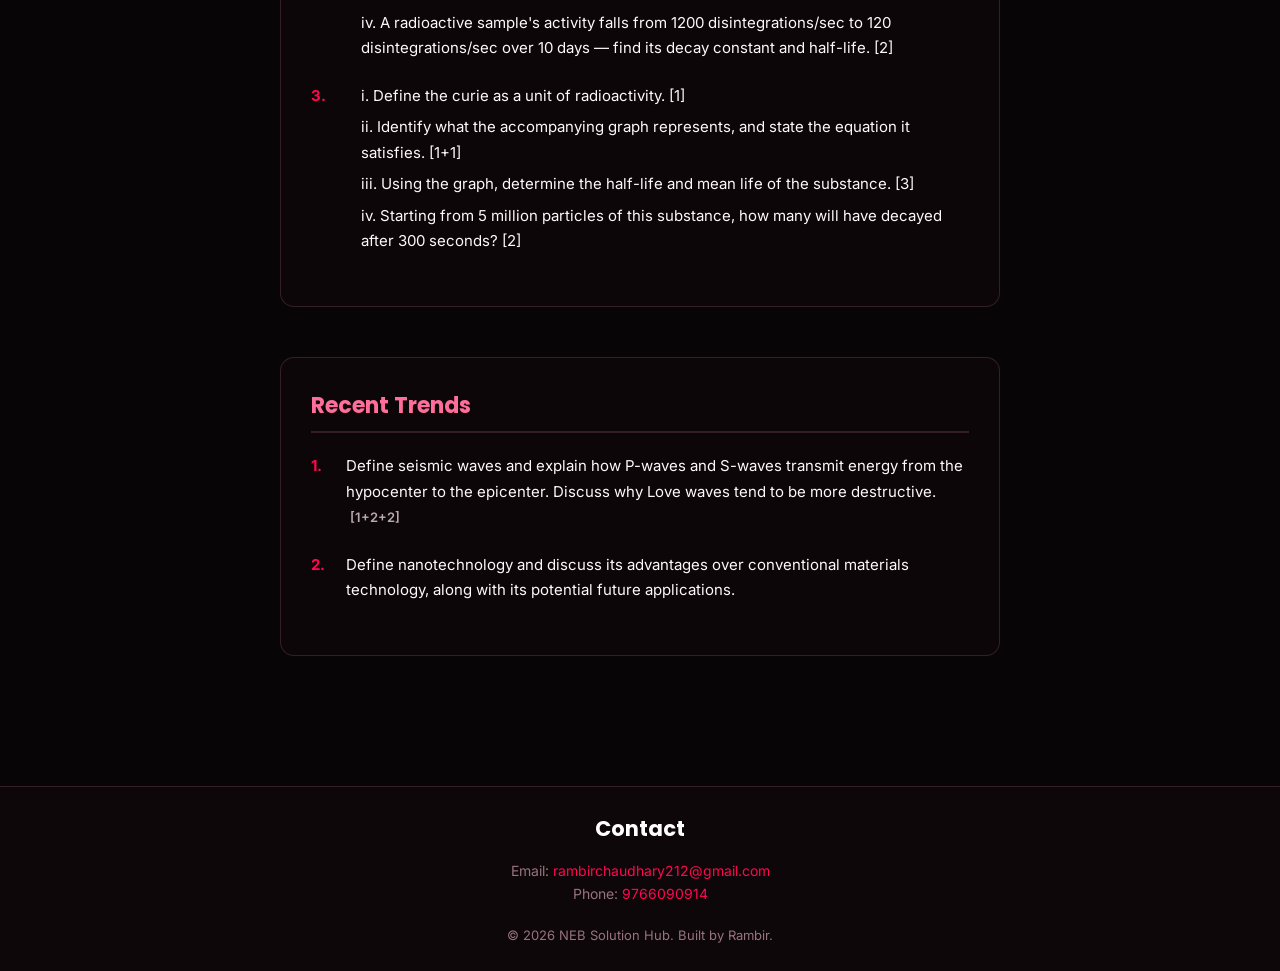
<file: physics-important-questions.html>
<!DOCTYPE html>
<html lang="en">
<head>
    <meta charset="UTF-8">
    <meta name="viewport" content="width=device-width, initial-scale=1.0">
    <title>Physics Important Questions — NEB Solution Hub</title>
    <link rel="preconnect" href="https://fonts.googleapis.com">
    <link href="https://fonts.googleapis.com/css2?family=Poppins:wght@400;600;700&family=Inter:wght@400;500&display=swap" rel="stylesheet">
    <link rel="stylesheet" href="style.css">
</head>
<body>

    <nav class="navbar">
        <div class="logo"><a href="index.html" style="color:inherit; text-decoration:none;">NEB<span>Hub</span></a></div>
        <button class="hamburger" id="hamburger" aria-label="Toggle menu">☰</button>
        <ul class="nav-links" id="navLinks">
            <li><a href="index.html#home">Home</a></li>
            <li><a href="index.html#subjects">Subjects</a></li>
            <li><a href="index.html#about">About</a></li>
            <li><a href="index.html#contact">Contact</a></li>
        </ul>
    </nav>

    <div class="page-header">
        <h1>Physics — Important Questions</h1>
        <p>NEB Grade 12 · Chapter-wise Important Questions</p>
        <a href="index.html#subjects" class="back-link">← Back to Subjects</a>
    </div>

    <div class="question-content">

        <div class="chapter-block" id="fluid-mechanics">
            <h2>Fluid Mechanics</h2>
            <ol class="question-list">
                <li>Define surface tension and state whether it depends on the surface area of a liquid. Show that the surface energy per unit area of a liquid is numerically equal to its surface tension. <span class="marks">[1+1+3]</span></li>
                <li>State Pascal's law and explain why fluid pressure does not depend on the cross-sectional area of its container. For a cylindrical vessel, determine the height to which it must be filled with liquid so that the force exerted on its curved side equals the force exerted on its base. <span class="marks">[1+2+2]</span></li>
                <li>State Pascal's law and derive the expression P = ρgh for fluid pressure at depth, where the symbols carry their usual meanings. A uniform tube has two vertical arms joined by a horizontal section 8 cm long at the bottom. Water filling 22 cm of one arm is poured in, and oil of specific gravity 0.8 filling 22 cm is poured into the other arm. Determine the position of the interface between the two liquids. <span class="marks">[1+2+2]</span></li>
                <li>State Archimedes' principle and discuss whether it applies to floating bodies. An alloy made of copper (density 8.9 g/cm³) and zinc (density 7.1 g/cm³) weighs 12.9 g in air and 11.3 g when fully submerged in water. Calculate the mass fraction of each metal in the alloy. <span class="marks">[1+1+3]</span></li>
                <li>State the law of floatation and comment on whether a floating body is in equilibrium. A wooden cube, loaded with a 200 g mass, just floats in water. When the mass is removed, the cube rises by 2 cm. Find the dimensions of the cube. <span class="marks">[1+2+2]</span></li>
                <li>Define streamline flow and explain the conditions under which it becomes turbulent. An aircraft wing is to be designed to produce a lift of 1000 N per square metre of wing area. If air moves at 150 m/s beneath the wing, find the required air speed above the wing. (Take air density = 1.3 kg/m³) <span class="marks">[1+1+3]</span></li>
                <li>Define the viscosity of a fluid and describe how it varies with temperature. An air bubble of radius 1 cm rises at a constant velocity of 3.5 mm/s through a liquid of density 1.75 × 10³ kg/m³. Calculate the coefficient of viscosity of the liquid, ignoring the density of air. <span class="marks">[1+1+3]</span></li>
            </ol>
        </div>

        <div class="chapter-block" id="heat-thermodynamics">
            <h2>Heat &amp; Thermodynamics</h2>
            <ol class="question-list">
                <li>Explain the term thermodynamic variable and describe what makes up the internal energy of a system. Water falls from a height of 350 m; assuming all the energy of the fall converts into heat, calculate the rise in temperature. (Specific heat capacity of water = 4200 J/kg·K) <span class="marks">[1+2+2]</span></li>
                <li>Define the molar heat capacity of a gas and explain why its value at constant pressure exceeds that at constant volume. Raising the temperature of 3 moles of an ideal gas from 25°C to 30°C at constant pressure requires 105 calories. Find the heat needed to produce the same temperature rise at constant volume. <span class="marks">[1+2+2]</span></li>
                <li>Explain what is meant by an isothermal process and derive the expression for the work done when a gas expands from pressure P₁ to P₂ at constant temperature. 5 moles of gas at 1 atm and 20°C expand isothermally from 5 litres to 50 litres; calculate the work done by the gas. <span class="marks">[1+2+2]</span></li>
                <li>Explain the significance of the first law of thermodynamics. At constant volume, the heat supplied equals the change in internal energy, but this relation does not hold at constant pressure — explain why. Two moles of an ideal gas are heated from 250 K to 500 K at constant pressure; sketch the P-V diagram for this process and find the work done. <span class="marks">[1+2+1+1]</span></li>
                <li>Discuss the importance of the P-V diagram in thermodynamics. For the process shown involving 0.45 mol of an ideal gas, determine the temperatures at the two marked points, the work done during the process, and the heat required to raise the internal energy by 15000 J. <span class="marks">[2+3]</span></li>
                <li>Explain the meaning of an adiabatic process. Starting from PV<sup>γ</sup> = constant, derive the expression for work done during an adiabatic process, W = (P₁V₁ − P₂V₂)/(γ − 1). During the adiabatic expansion of 0.5 mol of argon gas, the temperature drops from 520 K to 70 K; find the work done.</li>
                <li>State Kelvin's statement of the second law of thermodynamics, and give the efficiency expression for a Carnot engine running between two temperatures. A heat engine draws 500 calories from a source at 200°C and rejects 200 calories to a sink, giving it 75% efficiency. Find the sink temperature, and determine how much the sink temperature must be lowered to raise the efficiency to 85%. <span class="marks">[1+1+3]</span></li>
                <li>Describe a petrol engine and explain why it requires a spark plug. Sketch the P-V diagram for the Otto cycle, and state how its efficiency relates to the compression ratio. <span class="marks">[1+1+2+1]</span></li>
                <li>Identify which type of engine the accompanying P-V diagram represents and justify your answer. Explain what the marked straight line on the diagram signifies, and discuss whether this engine type needs a spark plug. <span class="marks">[2+2+1]</span></li>
                <li>Define the coefficient of performance of a refrigerator, and explain why external work input is necessary to run one. A refrigerator absorbs 200 J of heat while 100 J of work is supplied to it; calculate its coefficient of performance. <span class="marks">[1+2+2]</span></li>
                <li>Explain the concept of entropy and show how it arises from the first law of thermodynamics. Calculate the change in entropy when 1 kg of ice melts at 0°C. <span class="marks">[1+2+2]</span></li>
                <li>Explain why the expansion stroke of an engine is referred to as the power stroke, and why diesel engines are built with a higher compression ratio. A petrol engine burns 5 kg of fuel per hour and delivers 20 kW of power; given the calorific value of petrol is 11 × 10³ kcal/kg, find the engine's efficiency. <span class="marks">[1+1+3]</span></li>
            </ol>
        </div>

        <div class="chapter-block" id="magnetic-effect">
            <h2>Magnetic Effect of Current</h2>
            <ol class="question-list">
                <li>Given that the magnetic force on a charged particle is F = q(v × B), show that a proton moving perpendicular to a magnetic field follows a circular path. Explain under what condition this proton could experience zero force. Find the force on a 5 m wire carrying a 2 A current in a 2 T magnetic field, given that the wire's cross-sectional area vector is parallel to the current. <span class="marks">[2+2+1]</span></li>
                <li>Explain the right-hand thumb rule used in magnetism. Derive the expression F = q(v × B) for the magnetic force on a moving charge, and use it to define what constitutes a magnetic field of 1 tesla at a point. <span class="marks">[1+3+1]</span></li>
                <li>State the right-hand palm rule for magnetic force. Explain how a magnetic force can produce torque on a particle while doing no work on it. An electron travels at 2 × 10⁶ m/s through a region of magnetic field 7.6 × 10⁻² T, entering at an unknown angle; find the maximum and minimum force it could experience. <span class="marks">[1+2+2]</span></li>
                <li>Define the Lorentz force. Assess whether a lightning strike carrying current on the order of 10⁵ A could bend a metal flagpole, and explain the reasoning. A 3.00 cm square lies in the xy-plane at z = 0; find the magnitude of the magnetic flux through it due to the field B = 0.225î + 0.350ĵ − 0.500k̂. <span class="marks">[1+2+2]</span></li>
                <li>A rectangular coil of length l and width b, carrying current I, sits in a uniform magnetic field B.
                    <span class="sub-part">a. Determine the force on each arm of the coil. [2]</span>
                    <span class="sub-part">b. Can this force generate a torque on the coil? Support your answer with a calculation. [2]</span>
                    <span class="sub-part">c. Explain the role this plays in the design of a moving-coil galvanometer. [2]</span>
                    <span class="sub-part">d. Why is the magnetic field in a galvanometer designed to be radial? [2]</span>
                </li>
                <li>Describe what happens when a current-carrying conductor is placed with its current perpendicular to an external magnetic field. A copper strip 2 mm thick and 2 cm wide carries 0.1 A current perpendicular to a 2 T field, producing a Hall voltage of 2 µV across its top and bottom faces. Determine the current density, the electric field, and the free electron concentration in the strip. <span class="marks">[2+3]</span></li>
                <li>State the Biot-Savart law and mention the type of current it applies to. Apply it to derive the magnetic field at the centre of a current-carrying circular coil. A 500-turn coil carrying 0.2 A produces a field of 2.5 mT at its centre; find the coil's diameter. <span class="marks">[1+2+2]</span></li>
                <li>State Ampere's circuital law and use it to derive the magnetic field at the centre of a solenoid of length l with n turns per unit length, each carrying current I. An MRI scanner's coil has 5 million turns of insulated copper wire wound on a 0.5 m radius; if a current of 7.25 A flows through it, find the magnetic field experienced by a patient positioned at its centre.</li>
                <li>Define the ampere in terms of magnetic force between conductors. Explain why two parallel wires carrying current in the same direction attract each other. Two parallel wires 2.5 m apart experience a mutual force of 5 × 10⁻⁵ N per metre; if one carries 0.5 A, find the current in the other, and state whether the two currents are equal. <span class="marks">[1+2+2]</span></li>
            </ol>
        </div>

        <div class="chapter-block" id="em-induction">
            <h2>Electromagnetic Induction</h2>
            <ol class="question-list">
                <li>State Faraday's law of electromagnetic induction. A bicycle spoke rotates within a magnetic field, oriented perpendicular to the field — determine the induced emf this produces. A plane with a 40 m wingspan flies due north at 500 m/s through the Earth's vertical magnetic field component of 5 × 10⁻⁴ T; find the voltage induced across its wings. <span class="marks">[1+2+2]</span></li>
                <li>Explain the concept of self-induction, and derive the self-inductance of a solenoid with N turns and radius r. A coil with 2 H of self-inductance must maintain a constant self-induced emf of 60 V — describe how this can be achieved. <span class="marks">[1+2+2]</span></li>
                <li>Explain mutual induction and its role in transformer operation. If a secondary coil develops 400 V when the current in the primary coil changes from 0 to 5 A over 0.02 s, find the coefficient of mutual inductance between the coils. <span class="marks">[1+2+2]</span></li>
                <li>Define electromagnetic induction and express the induced current in a closed N-turn loop whose flux changes from Φ₁ to Φ₂ over a time t. Derive the expression for the emf induced in a straight conductor of length l, moving with velocity v at an angle θ to a uniform magnetic field B. <span class="marks">[1+1+3]</span></li>
                <li>State Lenz's law and explain its role in understanding electromagnetic induction. Discuss whether it is consistent with the principle of conservation of energy. <span class="marks">[1+2+2]</span></li>
                <li>Explain self-inductance and derive its expression for an ideal solenoid. An air-core solenoid, 0.5 m long with a 2 cm radius and 100 turns per cm — find its self-inductance. <span class="marks">[1+2+2]</span></li>
                <li>State Faraday's law and use it to derive the emf induced in a coil rotating in a uniform magnetic field, commenting on the nature of the resulting emf and current. A generator coil measuring 75 cm × 1.5 m must supply a peak voltage of 220 V for the college during a power outage, rotating in a 0.75 T field at 1500 rpm — find the number of turns required. <span class="marks">[1+3+1+3]</span></li>
                <li>Explain what a transformer is and how it aids long-distance power transmission. A primary coil carrying 5 A at 200 V transmits power at 85% efficiency, with the secondary coil operating at the same voltage — find the current in the secondary coil. <span class="marks">[1+2+2]</span></li>
                <li>Explain how a solenoid stores energy when carrying a time-varying current. Starting from U = ½LI², derive the energy density u = ½μ₀n²I². A solenoid with self-inductance 500 mH and radius 15 mm carries a steady 2 A current — find the stored energy and the energy density. <span class="marks">[1+2+2]</span></li>
            </ol>
        </div>

        <div class="chapter-block" id="alternating-current">
            <h2>Alternating Current (AC)</h2>
            <ol class="question-list">
                <li>Define a phasor and explain how it is used to represent alternating current. Explain why the rms value of AC is more practically meaningful in everyday use than its mean value.</li>
                <li>Define inductive reactance and explain its role in reducing power consumption in household appliances. A 220 V, 50 Hz AC supply is connected across a 5 Ω heater, and the current is to be limited to 0.2 A by adding an inductor in series — find the required inductance.</li>
                <li>For the given phasor diagram of an L-R circuit, determine whether the current leads the voltage, and justify your answer. A radio receiver's inductor is to carry a current amplitude of 250 mA under a voltage amplitude of 3.60 V at 1.60 MHz — find the inductive reactance and self-inductance of the coil. <span class="marks">[1+2+2]</span></li>
                <li>Explain electrical resonance and how it is achieved in a series L-C-R circuit, deriving the resonant frequency expression. A radio circuit has a 5 Ω resistor, an 850 pF capacitor, and a 0.25 H inductor — find the tuning frequency, the circuit's power, current during tuning, and the phase angle between current and voltage. <span class="marks">[1+2+2+3]</span></li>
                <li>Given an AC emf E = 220 sin(314t), describe the nature of the resulting current and justify why it can flow through a capacitor. Find the peak voltage, and the capacitive reactance this supply produces across a 2 μF capacitor. <span class="marks">[1+2+2]</span></li>
                <li>Define wattless current, and explain why an ideal inductor consumes no power despite carrying current. Distinguish between quality factor and power factor. <span class="marks">[1+2+2]</span></li>
                <li>Given the impedance of a series L-C-R circuit as Z = √(R² + (X<sub>L</sub> − X<sub>C</sub>)²), sketch how impedance varies with frequency, and discuss whether it can ever be zero. For a 220 V rms supply connected to an L-C-R circuit with 50 Ω resistance, find the current at resonance. <span class="marks">[1+2+2]</span></li>
            </ol>
        </div>

        <div class="chapter-block" id="wave-optics">
            <h2>Wave Optics</h2>
            <ol class="question-list">
                <li>Explain the concept of a wavefront and describe how a plane wavefront can be produced. Using the wave theory of light, derive the law of refraction. <span class="marks">[1+1+3]</span></li>
                <li>Explain what is meant by the wave-particle duality of light. State Huygens' principle of wave propagation and apply it to prove the law of reflection. <span class="marks">[1+2+2]</span></li>
                <li>Define coherent light and describe a method to produce it. Given that the phase difference between interfering waves in Young's double-slit experiment is ΔΦ = (2π/λ)Δx, use this to show that bright and dark fringes have equal width. <span class="marks">[1+1+3]</span></li>
                <li>Define diffraction of light and explain how the central maximum arises in single-slit diffraction. For a 0.01 mm slit illuminated by 500 nm light, with a screen placed 3 m away, find the width of the central maximum. <span class="marks">[1+2+2]</span></li>
                <li>Explain why light diffraction is not commonly noticeable in daily life, unlike sound diffraction. Given that the nth secondary minimum in single-slit diffraction occurs at d sinθ = nλ, find the angular width of the central maximum, and show it is twice the width of the first secondary maximum. <span class="marks">[2+3]</span></li>
                <li>Explain what a diffraction grating is and why it can be treated as a case of multiple-slit diffraction. Light of wavelength 5792 Å produces a third-order spectrum at an angle of 60°30' when incident normally on an unknown grating — find the grating element. <span class="marks">[1+2+2]</span></li>
                <li>Define the resolving power of an optical instrument and describe the Rayleigh criterion for resolving two objects. Given the James Webb Space Telescope's mirror diameter of 6.5 m and its shortest operating wavelength of 0.6 μm, calculate its resolving power. <span class="marks">[1+2+2]</span></li>
                <li>Explain how the use of a polarizer demonstrates that light is a transverse wave. State and explain the principle illustrated by the accompanying diagram (Brewster's law). A beam of unpolarized light striking a glass surface at 55° becomes completely polarized — find the refractive index of the glass and the angle of refraction. <span class="marks">[3+3+2]</span></li>
            </ol>
        </div>

        <div class="chapter-block" id="radioactivity">
            <h2>Radioactivity</h2>
            <ol class="question-list">
                <li>Explain how a certain particle behaves like an electron without actually being one. In a radioactive decay experiment, three emitted particles A, B, and C were observed in an electric or magnetic field. Identify particles A, B, and C with reasoning, and explain why particle C showed no deflection. <span class="marks">[1+1+2+1]</span></li>
                <li>
                    <span class="sub-part">i. State the law of radioactive decay. [1]</span>
                    <span class="sub-part">ii. Derive the relation N = N₀e<sup>−λt</sup> from this law, where the symbols carry their usual meanings. [3]</span>
                    <span class="sub-part">iii. From this relation, derive the expression for half-life. [2]</span>
                    <span class="sub-part">iv. A radioactive sample's activity falls from 1200 disintegrations/sec to 120 disintegrations/sec over 10 days — find its decay constant and half-life. [2]</span>
                </li>
                <li>
                    <span class="sub-part">i. Define the curie as a unit of radioactivity. [1]</span>
                    <span class="sub-part">ii. Identify what the accompanying graph represents, and state the equation it satisfies. [1+1]</span>
                    <span class="sub-part">iii. Using the graph, determine the half-life and mean life of the substance. [3]</span>
                    <span class="sub-part">iv. Starting from 5 million particles of this substance, how many will have decayed after 300 seconds? [2]</span>
                </li>
            </ol>
        </div>

        <div class="chapter-block" id="recent-trends">
            <h2>Recent Trends</h2>
            <ol class="question-list">
                <li>Define seismic waves and explain how P-waves and S-waves transmit energy from the hypocenter to the epicenter. Discuss why Love waves tend to be more destructive. <span class="marks">[1+2+2]</span></li>
                <li>Define nanotechnology and discuss its advantages over conventional materials technology, along with its potential future applications.</li>
            </ol>
        </div>

    </div>

    <footer id="contact">
        <h2>Contact</h2>
        <p>Email: <a href="mailto:rambirchaudhary212@gmail.com">rambirchaudhary212@gmail.com</a></p>
        <p>Phone: <a href="tel:+9779766090914">9766090914</a></p>
        <p class="copyright">&copy; 2026 NEB Solution Hub. Built by Rambir.</p>
    </footer>

    <script src="script.js" defer></script>

</body>
</html>
</file>
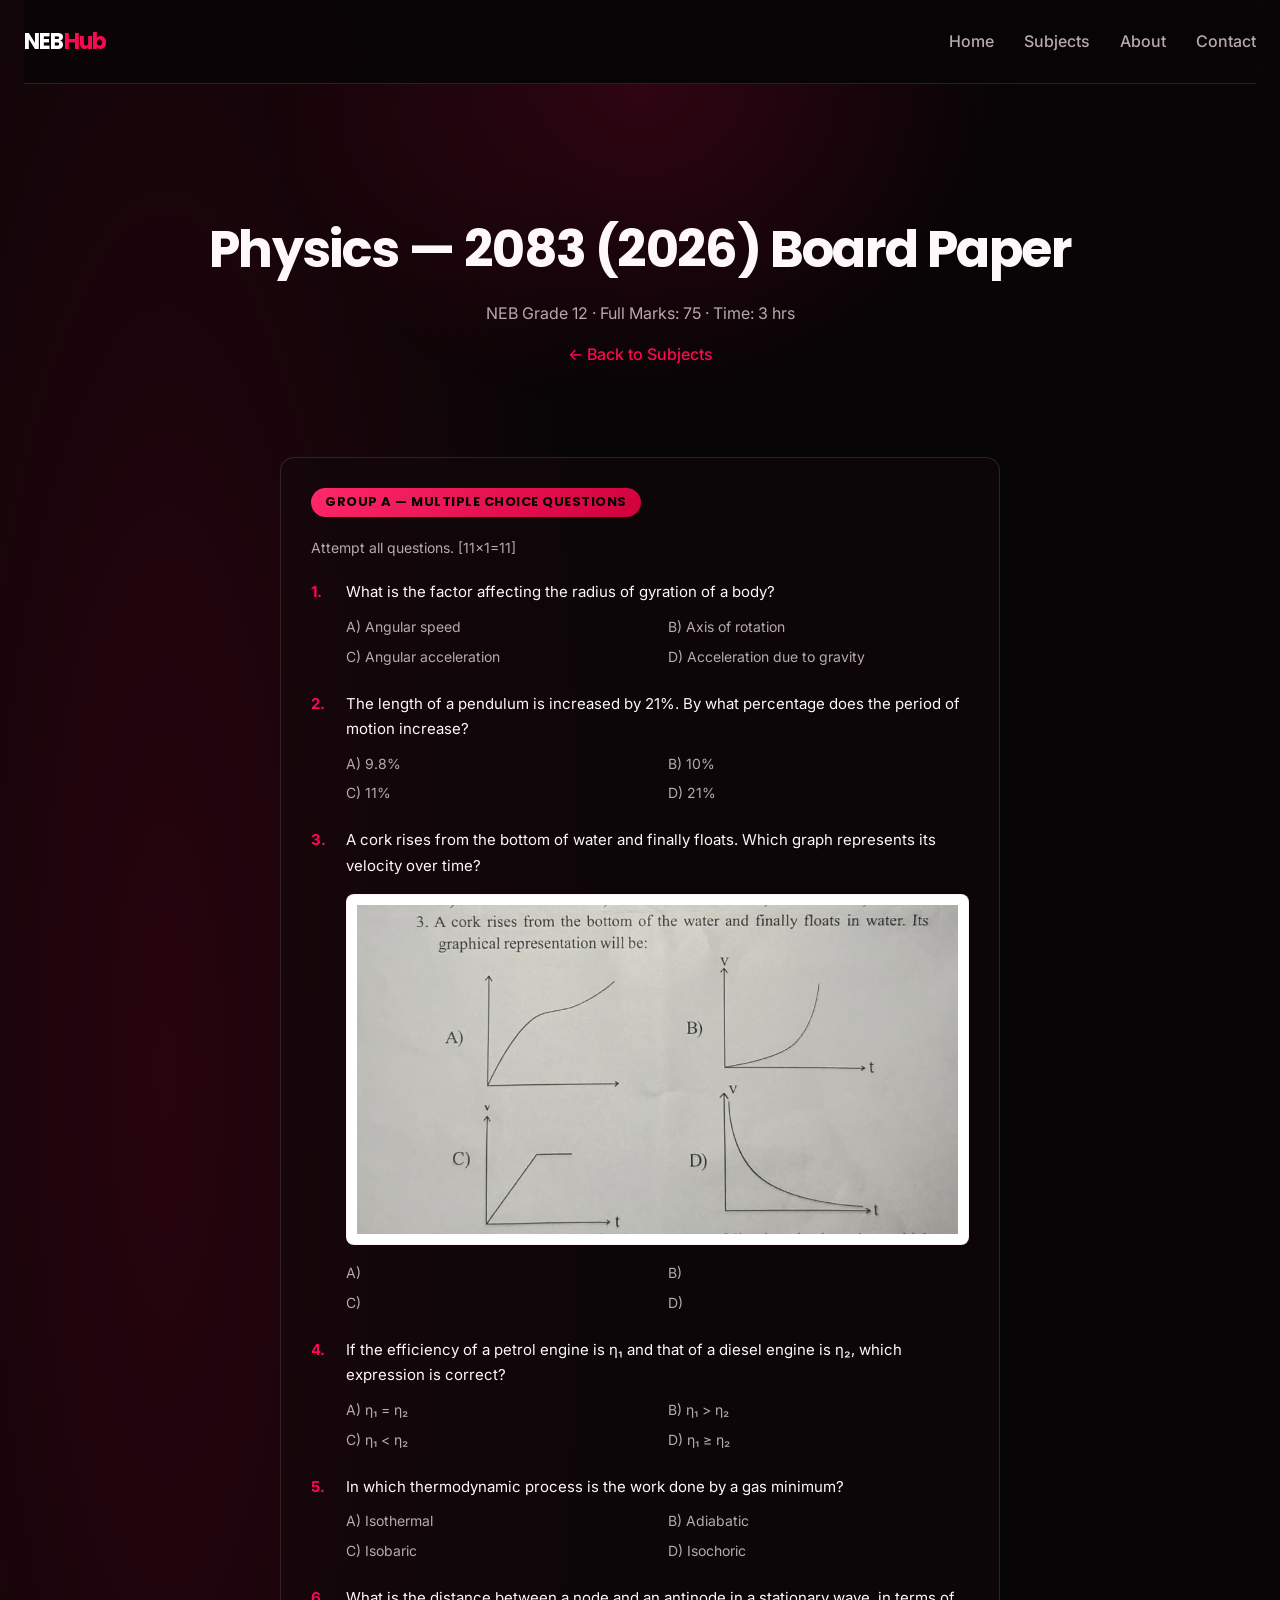
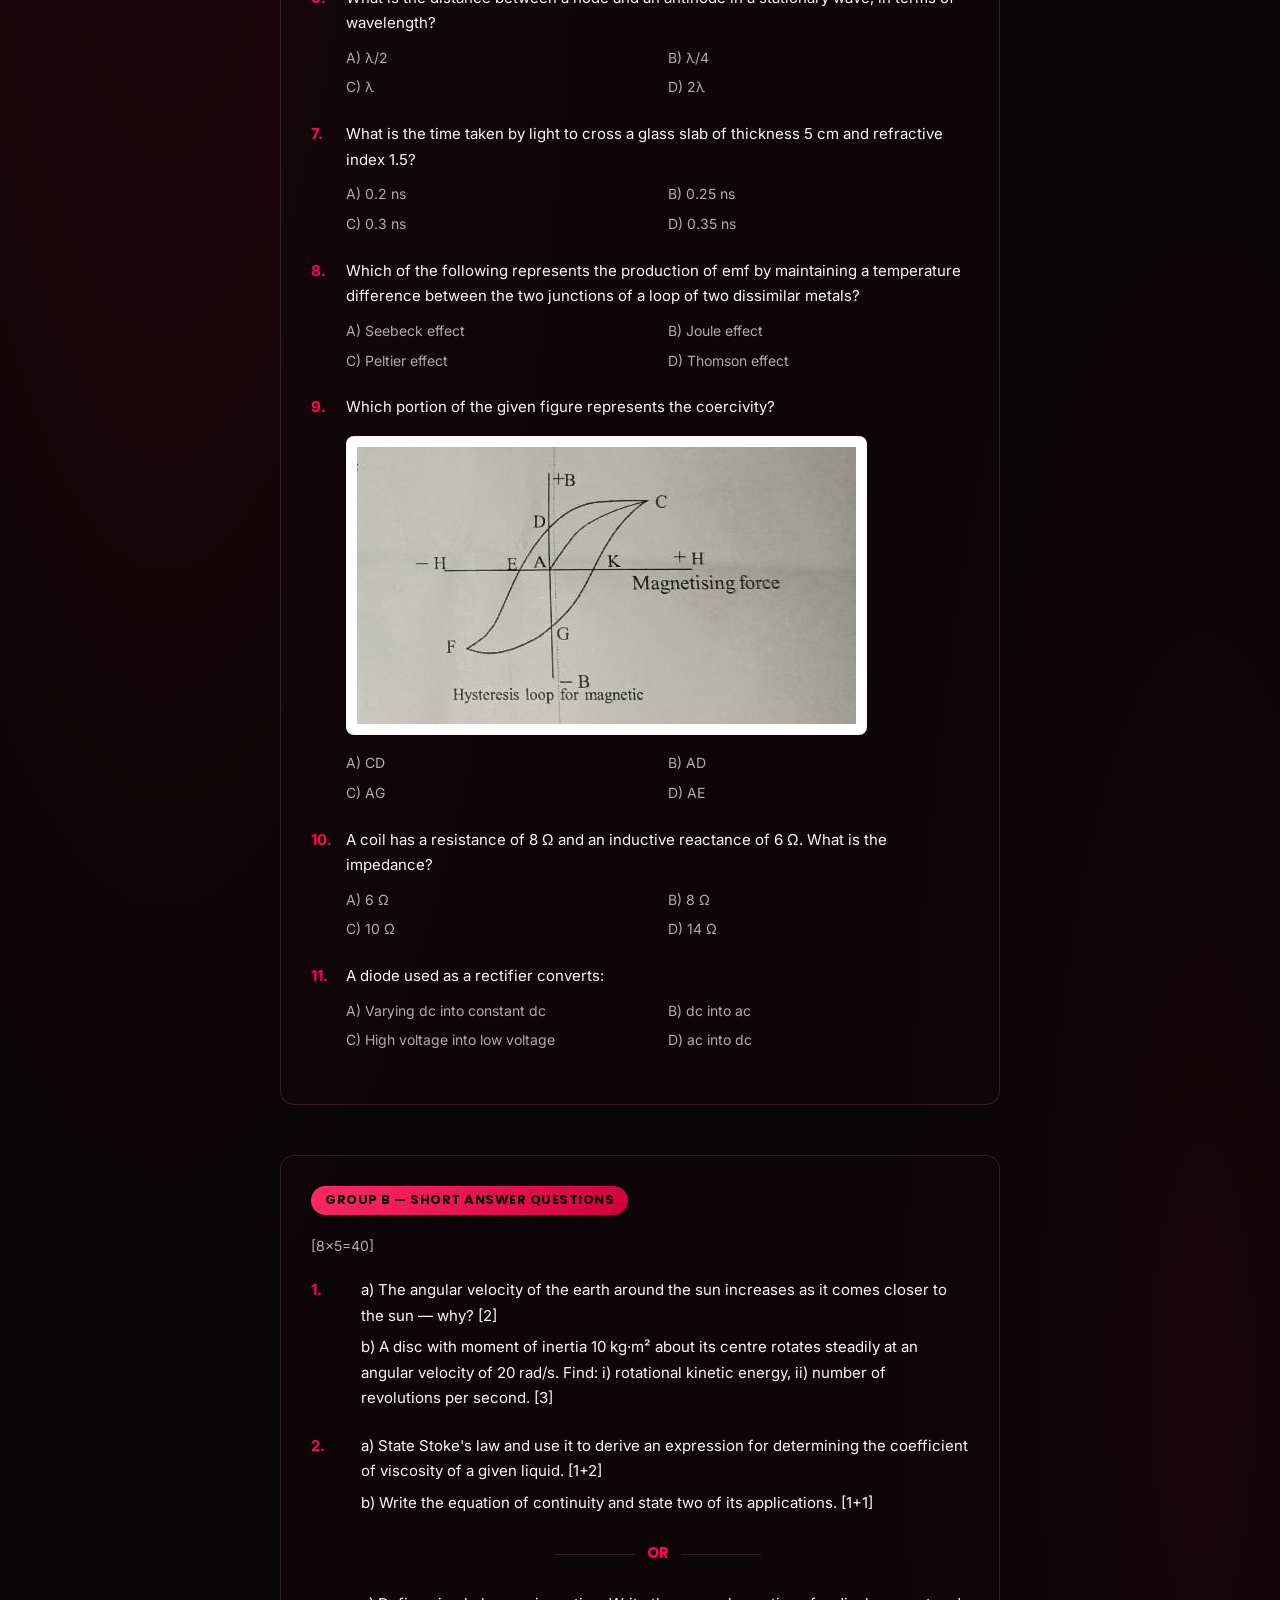
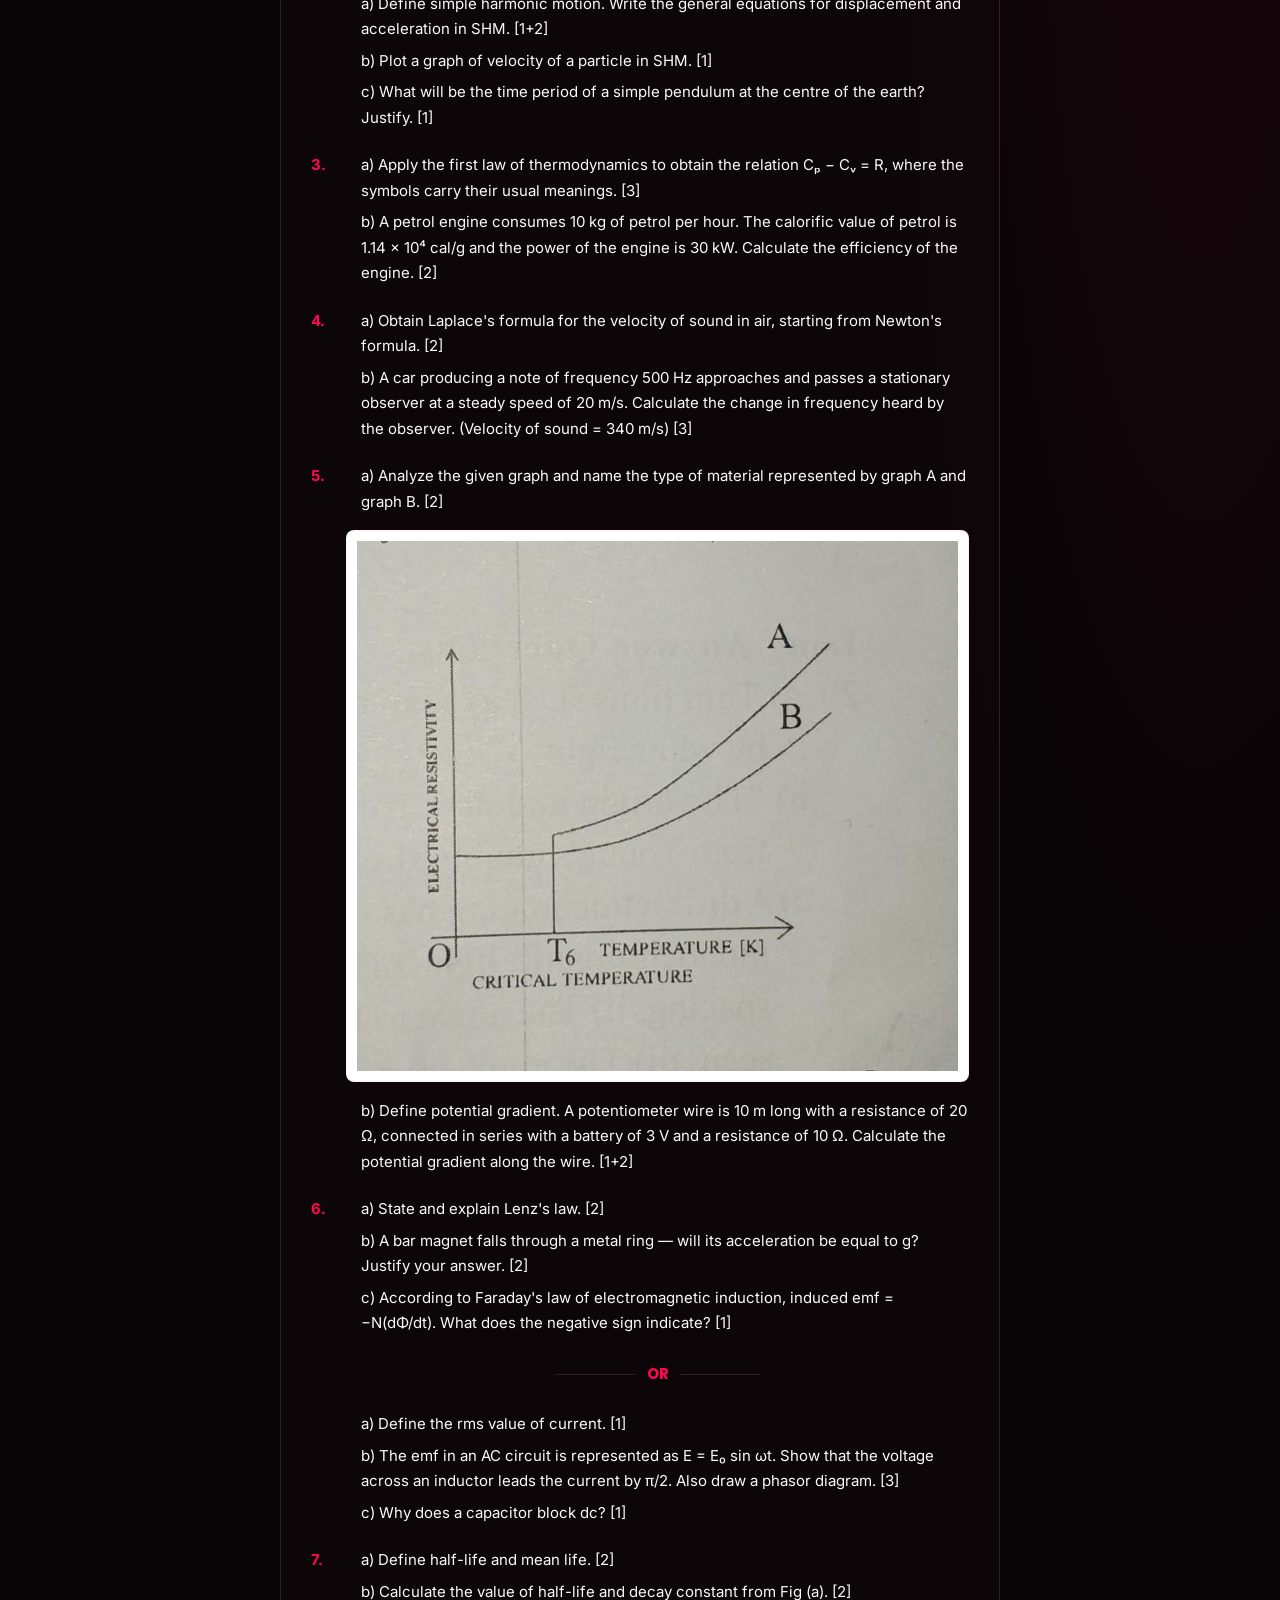
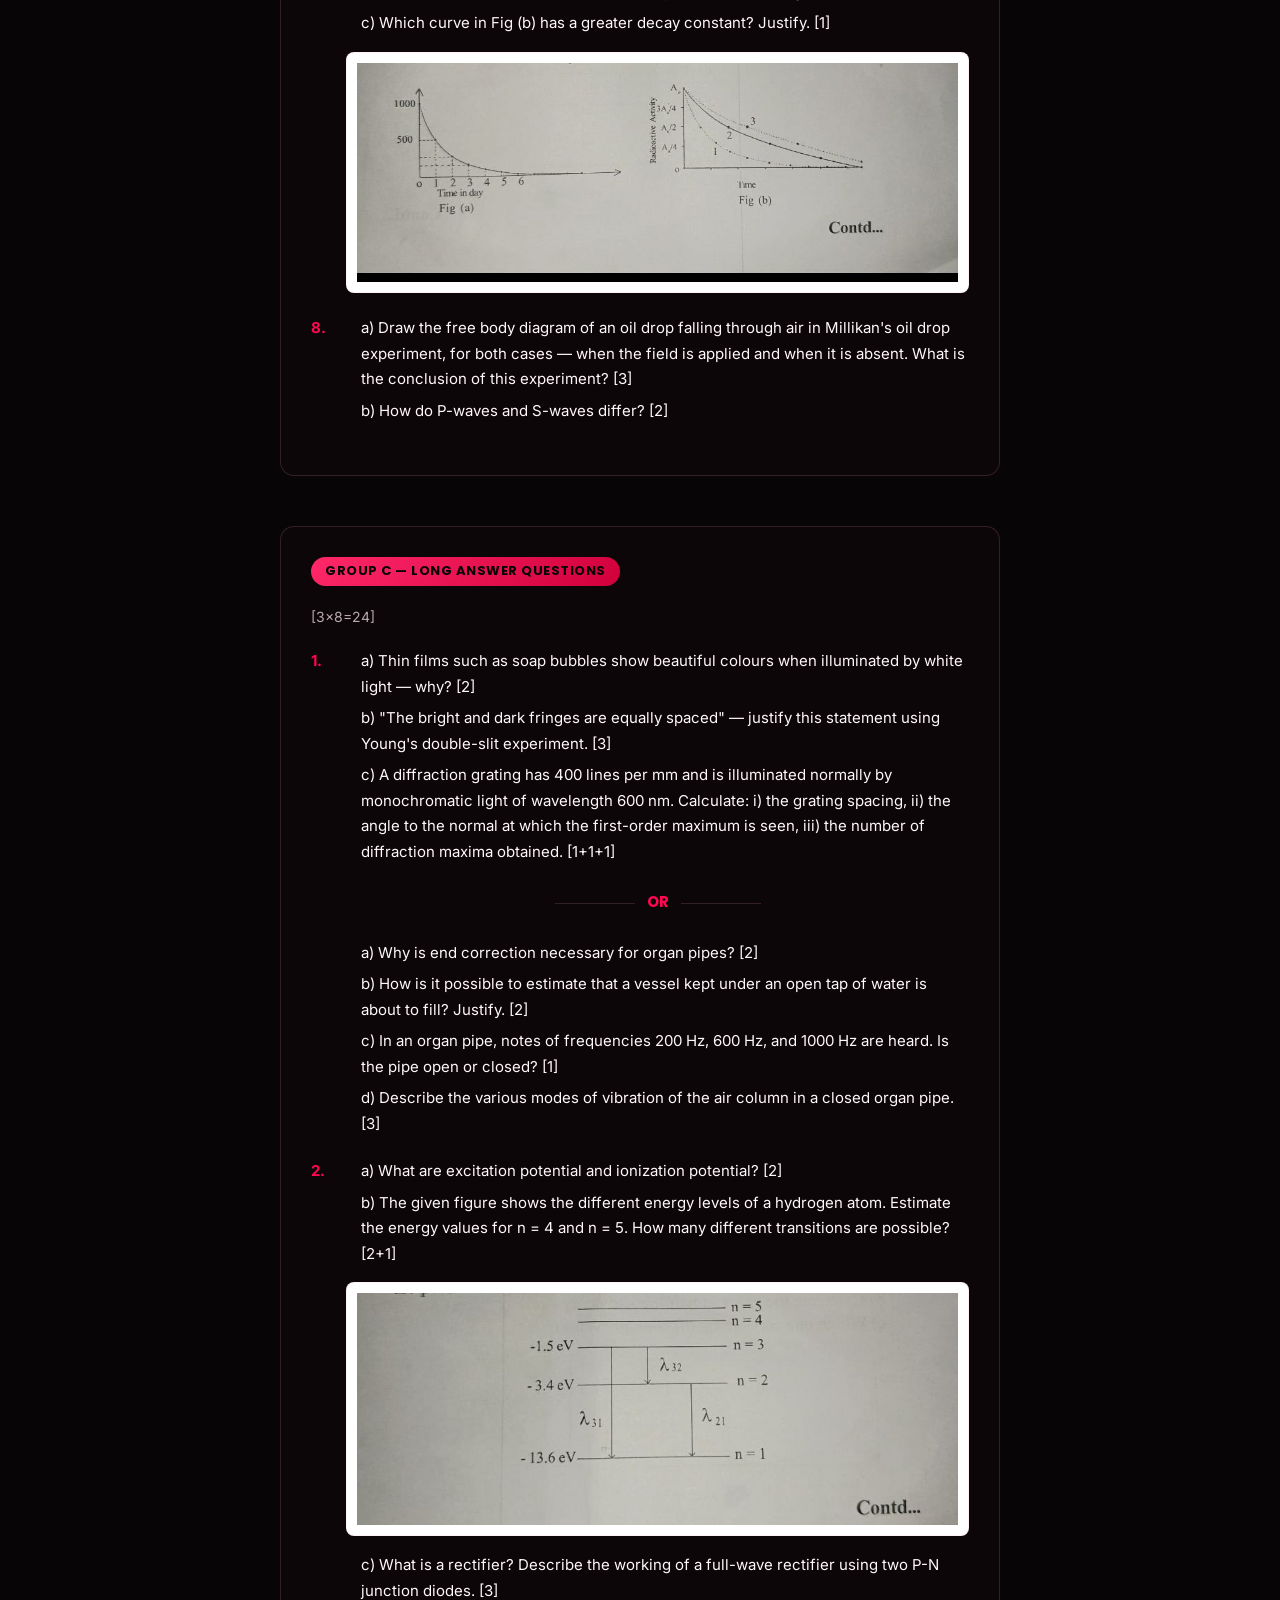
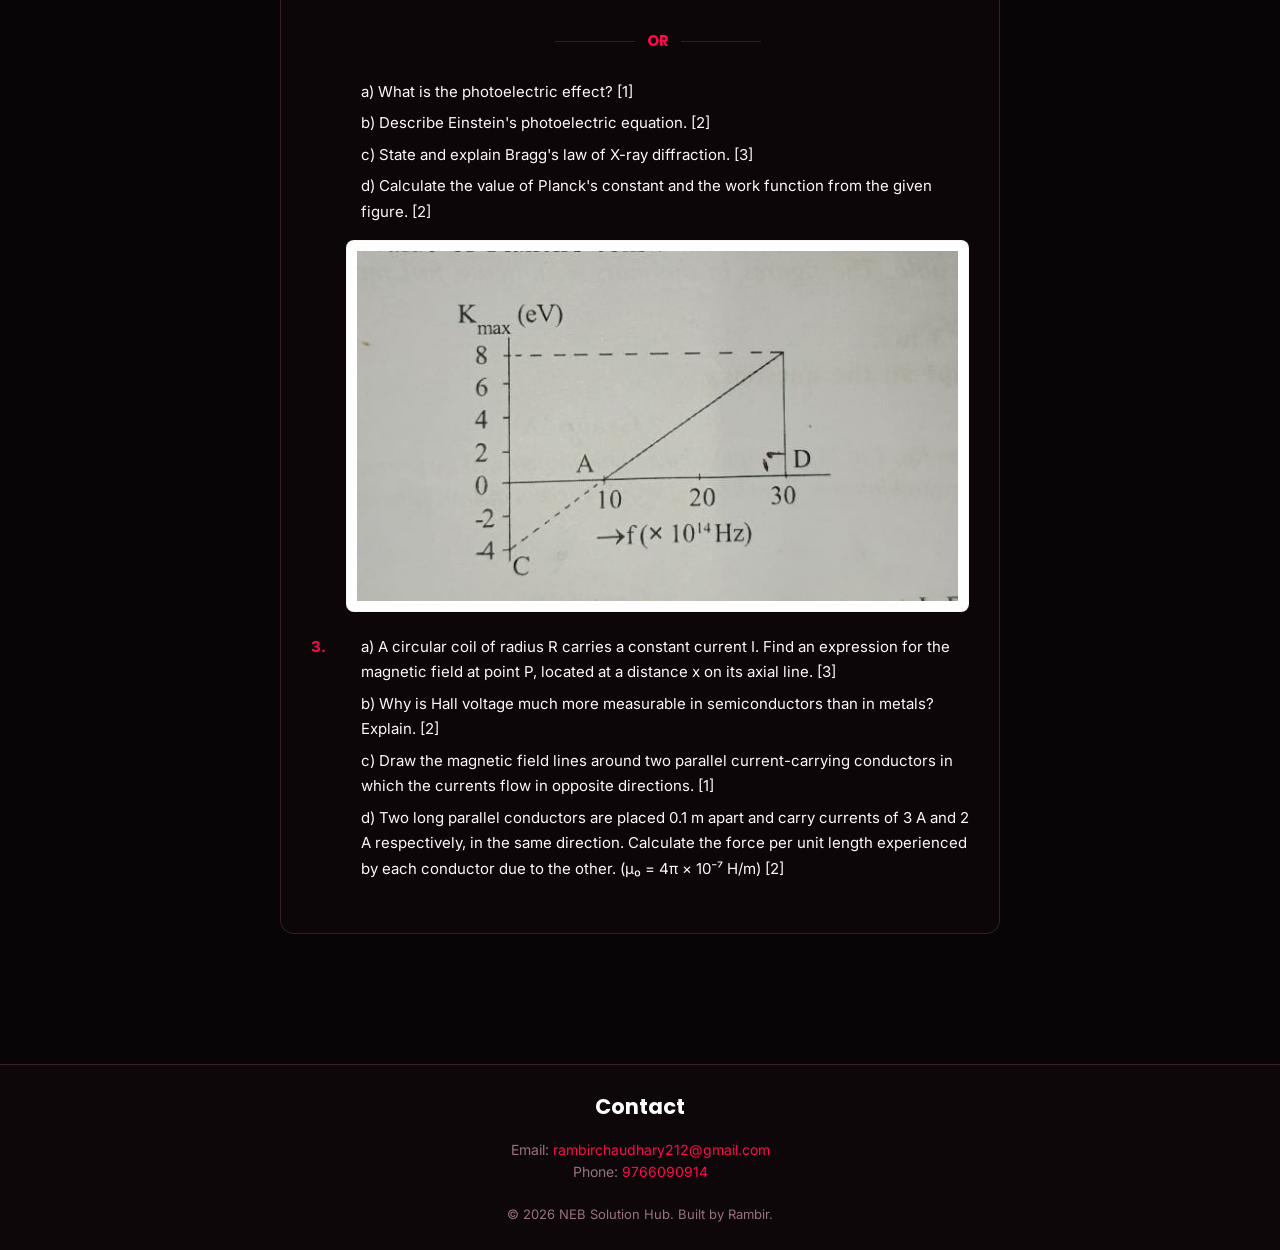
<file: physics-pyq-2083.html>
<!DOCTYPE html>
<html lang="en">
<head>
    <meta charset="UTF-8">
    <meta name="viewport" content="width=device-width, initial-scale=1.0">
    <title>Physics 2083 Past Paper — NEB Solution Hub</title>
    <link rel="preconnect" href="https://fonts.googleapis.com">
    <link href="https://fonts.googleapis.com/css2?family=Poppins:wght@400;600;700&family=Inter:wght@400;500&display=swap" rel="stylesheet">
    <link rel="stylesheet" href="style.css">
</head>
<body>

    <nav class="navbar">
        <div class="logo"><a href="index.html" style="color:inherit; text-decoration:none;">NEB<span>Hub</span></a></div>
        <button class="hamburger" id="hamburger" aria-label="Toggle menu">☰</button>
        <ul class="nav-links" id="navLinks">
            <li><a href="index.html#home">Home</a></li>
            <li><a href="index.html#subjects">Subjects</a></li>
            <li><a href="index.html#about">About</a></li>
            <li><a href="index.html#contact">Contact</a></li>
        </ul>
    </nav>

    <div class="page-header">
        <h1>Physics — 2083 (2026) Board Paper</h1>
        <p>NEB Grade 12 · Full Marks: 75 · Time: 3 hrs</p>
        <a href="index.html#subjects" class="back-link">← Back to Subjects</a>
    </div>

    <div class="question-content">

        <div class="chapter-block">
            <span class="group-label">Group A — Multiple Choice Questions</span>
            <p style="color: var(--color-text-muted); margin-bottom: 20px; font-size: 14px;">Attempt all questions. [11×1=11]</p>
            <ol class="question-list">
                <li>What is the factor affecting the radius of gyration of a body?
                    <ul class="mcq-options">
                        <li>A) Angular speed</li>
                        <li>B) Axis of rotation</li>
                        <li>C) Angular acceleration</li>
                        <li>D) Acceleration due to gravity</li>
                    </ul>
                </li>
                <li>The length of a pendulum is increased by 21%. By what percentage does the period of motion increase?
                    <ul class="mcq-options">
                        <li>A) 9.8%</li>
                        <li>B) 10%</li>
                        <li>C) 11%</li>
                        <li>D) 21%</li>
                    </ul>
                </li>
                <li>A cork rises from the bottom of water and finally floats. Which graph represents its velocity over time?
                    <img src="assets/images/pyq/physics-2083/Q.NO.3.jpeg" alt="Four velocity-time graph options A, B, C, D" class="pyq-image">
                    <ul class="mcq-options">
                        <li>A)</li>
                        <li>B)</li>
                        <li>C)</li>
                        <li>D)</li>
                    </ul>
                </li>
                <li>If the efficiency of a petrol engine is η₁ and that of a diesel engine is η₂, which expression is correct?
                    <ul class="mcq-options">
                        <li>A) η₁ = η₂</li>
                        <li>B) η₁ &gt; η₂</li>
                        <li>C) η₁ &lt; η₂</li>
                        <li>D) η₁ ≥ η₂</li>
                    </ul>
                </li>
                <li>In which thermodynamic process is the work done by a gas minimum?
                    <ul class="mcq-options">
                        <li>A) Isothermal</li>
                        <li>B) Adiabatic</li>
                        <li>C) Isobaric</li>
                        <li>D) Isochoric</li>
                    </ul>
                </li>
                <li>What is the distance between a node and an antinode in a stationary wave, in terms of wavelength?
                    <ul class="mcq-options">
                        <li>A) λ/2</li>
                        <li>B) λ/4</li>
                        <li>C) λ</li>
                        <li>D) 2λ</li>
                    </ul>
                </li>
                <li>What is the time taken by light to cross a glass slab of thickness 5 cm and refractive index 1.5?
                    <ul class="mcq-options">
                        <li>A) 0.2 ns</li>
                        <li>B) 0.25 ns</li>
                        <li>C) 0.3 ns</li>
                        <li>D) 0.35 ns</li>
                    </ul>
                </li>
                <li>Which of the following represents the production of emf by maintaining a temperature difference between the two junctions of a loop of two dissimilar metals?
                    <ul class="mcq-options">
                        <li>A) Seebeck effect</li>
                        <li>B) Joule effect</li>
                        <li>C) Peltier effect</li>
                        <li>D) Thomson effect</li>
                    </ul>
                </li>
                <li>Which portion of the given figure represents the coercivity?
                    <img src="assets/images/pyq/physics-2083/Q.NO.9.jpeg" alt="Hysteresis loop for a magnetic material" class="pyq-image">
                    <ul class="mcq-options">
                        <li>A) CD</li>
                        <li>B) AD</li>
                        <li>C) AG</li>
                        <li>D) AE</li>
                    </ul>
                </li>
                <li>A coil has a resistance of 8 Ω and an inductive reactance of 6 Ω. What is the impedance?
                    <ul class="mcq-options">
                        <li>A) 6 Ω</li>
                        <li>B) 8 Ω</li>
                        <li>C) 10 Ω</li>
                        <li>D) 14 Ω</li>
                    </ul>
                </li>
                <li>A diode used as a rectifier converts:
                    <ul class="mcq-options">
                        <li>A) Varying dc into constant dc</li>
                        <li>B) dc into ac</li>
                        <li>C) High voltage into low voltage</li>
                        <li>D) ac into dc</li>
                    </ul>
                </li>
            </ol>
        </div>

        <div class="chapter-block">
            <span class="group-label">Group B — Short Answer Questions</span>
            <p style="color: var(--color-text-muted); margin-bottom: 20px; font-size: 14px;">[8×5=40]</p>
            <ol class="question-list" start="12">
                <li>
                    <span class="sub-part">a) The angular velocity of the earth around the sun increases as it comes closer to the sun — why? [2]</span>
                    <span class="sub-part">b) A disc with moment of inertia 10 kg·m² about its centre rotates steadily at an angular velocity of 20 rad/s. Find: i) rotational kinetic energy, ii) number of revolutions per second. [3]</span>
                </li>
                <li>
                    <span class="sub-part">a) State Stoke's law and use it to derive an expression for determining the coefficient of viscosity of a given liquid. [1+2]</span>
                    <span class="sub-part">b) Write the equation of continuity and state two of its applications. [1+1]</span>
                    <div class="or-divider">OR</div>
                    <span class="sub-part">a) Define simple harmonic motion. Write the general equations for displacement and acceleration in SHM. [1+2]</span>
                    <span class="sub-part">b) Plot a graph of velocity of a particle in SHM. [1]</span>
                    <span class="sub-part">c) What will be the time period of a simple pendulum at the centre of the earth? Justify. [1]</span>
                </li>
                <li>
                    <span class="sub-part">a) Apply the first law of thermodynamics to obtain the relation Cₚ − Cᵥ = R, where the symbols carry their usual meanings. [3]</span>
                    <span class="sub-part">b) A petrol engine consumes 10 kg of petrol per hour. The calorific value of petrol is 1.14 × 10⁴ cal/g and the power of the engine is 30 kW. Calculate the efficiency of the engine. [2]</span>
                </li>
                <li>
                    <span class="sub-part">a) Obtain Laplace's formula for the velocity of sound in air, starting from Newton's formula. [2]</span>
                    <span class="sub-part">b) A car producing a note of frequency 500 Hz approaches and passes a stationary observer at a steady speed of 20 m/s. Calculate the change in frequency heard by the observer. (Velocity of sound = 340 m/s) [3]</span>
                </li>
                <li>
                    <span class="sub-part">a) Analyze the given graph and name the type of material represented by graph A and graph B. [2]</span>
                    <img src="assets/images/pyq/physics-2083/Q.NO.16.jpeg" alt="Electrical resistivity vs temperature graph for two materials" class="pyq-image">
                    <span class="sub-part">b) Define potential gradient. A potentiometer wire is 10 m long with a resistance of 20 Ω, connected in series with a battery of 3 V and a resistance of 10 Ω. Calculate the potential gradient along the wire. [1+2]</span>
                </li>
                <li>
                    <span class="sub-part">a) State and explain Lenz's law. [2]</span>
                    <span class="sub-part">b) A bar magnet falls through a metal ring — will its acceleration be equal to g? Justify your answer. [2]</span>
                    <span class="sub-part">c) According to Faraday's law of electromagnetic induction, induced emf = −N(dΦ/dt). What does the negative sign indicate? [1]</span>
                    <div class="or-divider">OR</div>
                    <span class="sub-part">a) Define the rms value of current. [1]</span>
                    <span class="sub-part">b) The emf in an AC circuit is represented as E = E₀ sin ωt. Show that the voltage across an inductor leads the current by π/2. Also draw a phasor diagram. [3]</span>
                    <span class="sub-part">c) Why does a capacitor block dc? [1]</span>
                </li>
                <li>
                    <span class="sub-part">a) Define half-life and mean life. [2]</span>
                    <span class="sub-part">b) Calculate the value of half-life and decay constant from Fig (a). [2]</span>
                    <span class="sub-part">c) Which curve in Fig (b) has a greater decay constant? Justify. [1]</span>
                    <img src="assets/images/pyq/physics-2083/Q.NO.18.jpeg" alt="Radioactive decay graphs, Fig a and Fig b" class="pyq-image">
                </li>
                <li>
                    <span class="sub-part">a) Draw the free body diagram of an oil drop falling through air in Millikan's oil drop experiment, for both cases — when the field is applied and when it is absent. What is the conclusion of this experiment? [3]</span>
                    <span class="sub-part">b) How do P-waves and S-waves differ? [2]</span>
                </li>
            </ol>
        </div>

        <div class="chapter-block">
            <span class="group-label">Group C — Long Answer Questions</span>
            <p style="color: var(--color-text-muted); margin-bottom: 20px; font-size: 14px;">[3×8=24]</p>
            <ol class="question-list" start="20">
                <li>
                    <span class="sub-part">a) Thin films such as soap bubbles show beautiful colours when illuminated by white light — why? [2]</span>
                    <span class="sub-part">b) "The bright and dark fringes are equally spaced" — justify this statement using Young's double-slit experiment. [3]</span>
                    <span class="sub-part">c) A diffraction grating has 400 lines per mm and is illuminated normally by monochromatic light of wavelength 600 nm. Calculate: i) the grating spacing, ii) the angle to the normal at which the first-order maximum is seen, iii) the number of diffraction maxima obtained. [1+1+1]</span>
                    <div class="or-divider">OR</div>
                    <span class="sub-part">a) Why is end correction necessary for organ pipes? [2]</span>
                    <span class="sub-part">b) How is it possible to estimate that a vessel kept under an open tap of water is about to fill? Justify. [2]</span>
                    <span class="sub-part">c) In an organ pipe, notes of frequencies 200 Hz, 600 Hz, and 1000 Hz are heard. Is the pipe open or closed? [1]</span>
                    <span class="sub-part">d) Describe the various modes of vibration of the air column in a closed organ pipe. [3]</span>
                </li>
                <li>
                    <span class="sub-part">a) What are excitation potential and ionization potential? [2]</span>
                    <span class="sub-part">b) The given figure shows the different energy levels of a hydrogen atom. Estimate the energy values for n = 4 and n = 5. How many different transitions are possible? [2+1]</span>
                    <img src="assets/images/pyq/physics-2083/Q.NO.21.jpeg" alt="Hydrogen atom energy level diagram" class="pyq-image">
                    <span class="sub-part">c) What is a rectifier? Describe the working of a full-wave rectifier using two P-N junction diodes. [3]</span>
                    <div class="or-divider">OR</div>
                    <span class="sub-part">a) What is the photoelectric effect? [1]</span>
                    <span class="sub-part">b) Describe Einstein's photoelectric equation. [2]</span>
                    <span class="sub-part">c) State and explain Bragg's law of X-ray diffraction. [3]</span>
                    <span class="sub-part">d) Calculate the value of Planck's constant and the work function from the given figure. [2]</span>
                    <img src="assets/images/pyq/physics-2083/Q.NO.21.OR.jpeg" alt="Maximum kinetic energy vs frequency graph" class="pyq-image">
                </li>
                <li>
                    <span class="sub-part">a) A circular coil of radius R carries a constant current I. Find an expression for the magnetic field at point P, located at a distance x on its axial line. [3]</span>
                    <span class="sub-part">b) Why is Hall voltage much more measurable in semiconductors than in metals? Explain. [2]</span>
                    <span class="sub-part">c) Draw the magnetic field lines around two parallel current-carrying conductors in which the currents flow in opposite directions. [1]</span>
                    <span class="sub-part">d) Two long parallel conductors are placed 0.1 m apart and carry currents of 3 A and 2 A respectively, in the same direction. Calculate the force per unit length experienced by each conductor due to the other. (μ₀ = 4π × 10⁻⁷ H/m) [2]</span>
                </li>
            </ol>
        </div>

    </div>

    <footer id="contact">
        <h2>Contact</h2>
        <p>Email: <a href="mailto:rambirchaudhary212@gmail.com">rambirchaudhary212@gmail.com</a></p>
        <p>Phone: <a href="tel:+9779766090914">9766090914</a></p>
        <p class="copyright">&copy; 2026 NEB Solution Hub. Built by Rambir.</p>
    </footer>

    <script src="script.js" defer></script>

</body>
</html>
</file>
<file: style.css>
:root {
    --color-bg: #0f172a;
    --color-bg-alt: #111827;
    --color-card: #1e293b;
    --color-card-hover: #24324a;
    --color-accent: #22c55e;
    --color-accent-dark: #16a34a;
    --color-accent-rgb: 34, 197, 94;
    --color-text: #e2e8f0;
    --color-text-muted: #94a3b8;
    --color-text-disabled: #475569;
    --color-text-disabled-alt: #64748b;
    --color-border: #334155;

    --font-heading: 'Poppins', sans-serif;
    --font-body: 'Inter', sans-serif;
}

* {
    margin: 0;
    padding: 0;
    box-sizing: border-box;
}

body {
    font-family: var(--font-body);
    background-color: var(--color-bg);
    color: var(--color-text);
    line-height: 1.6;
}

h1, h2, h3, .logo {
    font-family: var(--font-heading);
}

/* Scroll Reveal */
.reveal {
    opacity: 0;
    transform: translateY(30px);
    transition: opacity 0.7s ease, transform 0.7s ease;
}

.reveal.visible {
    opacity: 1;
    transform: translateY(0);
}

/* Navbar */
.navbar {
    display: flex;
    justify-content: space-between;
    align-items: center;
    padding: 20px 40px;
    background-color: rgba(17, 24, 39, 0.7);
    backdrop-filter: blur(10px);
    -webkit-backdrop-filter: blur(10px);
    border-bottom: 1px solid rgba(255, 255, 255, 0.06);
    position: sticky;
    top: 0;
    z-index: 10;
}

.logo {
    font-size: 22px;
    font-weight: 700;
    color: #fff;
}

.logo span {
    color: var(--color-accent);
}

.nav-links {
    list-style: none;
    display: flex;
    gap: 30px;
}

.nav-links a {
    color: var(--color-text);
    text-decoration: none;
    font-weight: 500;
    transition: color 0.3s ease;
}

.nav-links a:hover {
    color: var(--color-accent);
}

.hamburger {
    display: none;
    background: none;
    border: none;
    color: #fff;
    font-size: 26px;
    cursor: pointer;
}

@media (max-width: 768px) {
    .hamburger {
        display: block;
    }

    .nav-links {
        display: none;
        flex-direction: column;
        position: absolute;
        top: 70px;
        right: 0;
        background-color: var(--color-bg-alt);
        width: 200px;
        padding: 20px;
        gap: 20px;
        border-radius: 0 0 0 12px;
    }

    .nav-links.active {
        display: flex;
    }
}

/* Hero */
.hero {
    text-align: center;
    padding: 100px 20px;
}

.hero h1 {
    font-size: 48px;
    font-weight: 700;
    margin-bottom: 15px;
    transition: all 0.4s ease;
    display: inline-block;
    cursor: pointer;
}

.hero h1:hover {
    color: var(--color-accent);
    text-shadow: 0 0 10px var(--color-accent), 0 0 25px var(--color-accent), 0 0 45px var(--color-accent);
    transform: scale(1.03);
}

.hero p {
    font-size: 18px;
    color: var(--color-text-muted);
    max-width: 500px;
    margin: 0 auto 30px;
}

.btn {
    display: inline-block;
    padding: 12px 28px;
    background-color: var(--color-accent);
    color: var(--color-bg);
    font-weight: 600;
    text-decoration: none;
    border-radius: 8px;
    transition: all 0.3s ease;
}

.btn:hover {
    background-color: var(--color-accent-dark);
    transform: translateY(-3px);
    box-shadow: 0 10px 25px rgba(var(--color-accent-rgb), 0.35);
}

/* Subjects / Mindmap */
.subjects {
    padding: 80px 40px;
    text-align: center;
}

.subjects h2 {
    font-size: 32px;
    margin-bottom: 50px;
}

.mindmap {
    max-width: 700px;
    margin: 0 auto;
}

.mindmap-center {
    display: inline-block;
    background-color: var(--color-accent);
    color: var(--color-bg);
    font-family: var(--font-heading);
    font-weight: 700;
    font-size: 20px;
    padding: 16px 32px;
    border-radius: 50px;
    margin-bottom: 10px;
    transition: box-shadow 0.3s ease;
}

.mindmap-center:hover {
    box-shadow: 0 0 30px rgba(var(--color-accent-rgb), 0.5);
}

.branch {
    border-left: 2px solid var(--color-border);
    margin-left: 30px;
    padding-left: 25px;
    text-align: left;
    position: relative;
}

.branch-node, .sub-node {
    font-family: inherit;
    border: none;
    background: none;
}

.branch-node {
    display: inline-block;
    background-color: var(--color-card);
    color: var(--color-text);
    font-family: var(--font-heading);
    font-weight: 600;
    font-size: 18px;
    padding: 12px 24px;
    border-radius: 8px;
    margin: 15px 0;
    cursor: pointer;
    transition: all 0.3s ease;
    position: relative;
}

.branch-node::before {
    content: "";
    position: absolute;
    left: -25px;
    top: 50%;
    width: 25px;
    height: 2px;
    background-color: var(--color-border);
}

.branch-node:hover {
    background-color: var(--color-accent);
    color: var(--color-bg);
    transform: translateX(8px);
    box-shadow: 0 0 20px rgba(var(--color-accent-rgb), 0.35);
}

.branch-content {
    list-style: none;
    max-height: 0;
    overflow: hidden;
    transition: max-height 0.5s ease;
    padding-left: 20px;
    border-left: 2px dashed var(--color-border);
    margin-left: 10px;
}

.branch.open .branch-content {
    max-height: 600px;
}

.branch-content li {
    margin: 12px 0;
    display: flex;
    align-items: center;
}

.branch-content a {
    color: var(--color-text-muted);
    text-decoration: none;
    font-size: 15px;
    padding-left: 15px;
    position: relative;
    transition: color 0.2s ease;
}

.branch-content a::before {
    content: "→";
    position: absolute;
    left: 0;
    color: var(--color-accent);
}

.branch-content a:hover {
    color: var(--color-accent);
}

.branch-content a.disabled {
    color: var(--color-text-disabled);
    pointer-events: none;
    cursor: not-allowed;
}

.branch-content a.disabled::before {
    color: var(--color-text-disabled);
}

.badge {
    font-size: 10px;
    font-weight: 600;
    background-color: var(--color-card);
    color: var(--color-text-disabled-alt);
    padding: 2px 8px;
    margin-left: 6px;
    border-radius: 20px;
    text-transform: uppercase;
    letter-spacing: 0.5px;
    vertical-align: middle;
}

/* Sub-branches */
.sub-branch {
    list-style: none;
    margin: 12px 0 !important;
}

.sub-node {
    display: inline-flex;
    align-items: center;
    color: var(--color-text-muted);
    font-size: 15px;
    cursor: pointer;
    padding-left: 15px;
    position: relative;
    transition: color 0.2s ease;
}

.sub-node::before {
    content: "→";
    position: absolute;
    left: 0;
    color: var(--color-accent);
}

.sub-node::after {
    content: "▸";
    margin-left: 8px;
    font-size: 11px;
    transition: transform 0.3s ease;
}

.sub-branch.open .sub-node::after {
    transform: rotate(90deg);
}

.sub-node:hover {
    color: var(--color-accent);
}

.sub-content {
    list-style: none;
    max-height: 0;
    overflow: hidden;
    transition: max-height 0.4s ease;
    padding-left: 25px;
    border-left: 1px dashed var(--color-border);
    margin-left: 10px;
    margin-top: 6px;
}

.sub-branch.open .sub-content {
    max-height: 400px;
}

/* Focus visibility for keyboard users */
.branch-node:focus-visible,
.sub-node:focus-visible,
.faq-question:focus-visible {
    outline: 2px solid var(--color-accent);
    outline-offset: 2px;
}

/* FAQ */
.faq {
    padding: 80px 40px;
    max-width: 750px;
    margin: 0 auto;
}

.faq h2 {
    text-align: center;
    font-size: 32px;
    margin-bottom: 40px;
}

.faq-item {
    border-bottom: 1px solid var(--color-border);
}

.faq-question {
    width: 100%;
    background: none;
    border: none;
    color: var(--color-text);
    font-family: var(--font-heading);
    font-size: 16px;
    font-weight: 600;
    text-align: left;
    padding: 20px 0;
    cursor: pointer;
    display: flex;
    justify-content: space-between;
    align-items: center;
}

.faq-icon {
    color: var(--color-accent);
    font-size: 20px;
    transition: transform 0.3s ease;
}

.faq-item.open .faq-icon {
    transform: rotate(45deg);
}

.faq-answer {
    max-height: 0;
    overflow: hidden;
    transition: max-height 0.4s ease;
}

.faq-item.open .faq-answer {
    max-height: 200px;
}

.faq-answer p {
    color: var(--color-text-muted);
    padding-bottom: 20px;
    font-size: 15px;
}

/* About */
.about {
    padding: 80px 40px;
    text-align: center;
}

.about-text {
    max-width: 650px;
    margin: 0 auto;
    color: var(--color-text-muted);
    font-size: 16px;
}

/* Footer / Contact */
footer {
    text-align: center;
    padding: 25px;
    background-color: var(--color-bg-alt);
    color: var(--color-text-disabled-alt);
    font-size: 14px;
}

footer h2 {
    margin-bottom: 15px;
    color: #fff;
}

footer a {
    color: var(--color-accent);
    text-decoration: none;
}

footer a:hover {
    text-decoration: underline;
}

footer .copyright {
    margin-top: 20px;
    color: var(--color-text-disabled-alt);
    font-size: 13px;
}

/* Back to Top */
.back-to-top {
    position: fixed;
    bottom: 25px;
    right: 25px;
    width: 45px;
    height: 45px;
    border-radius: 50%;
    background-color: var(--color-accent);
    color: var(--color-bg);
    border: none;
    font-size: 20px;
    font-weight: 700;
    cursor: pointer;
    opacity: 0;
    visibility: hidden;
    transform: translateY(10px);
    transition: all 0.3s ease;
    box-shadow: 0 4px 15px rgba(var(--color-accent-rgb), 0.4);
    z-index: 20;
}

.back-to-top.show {
    opacity: 1;
    visibility: visible;
    transform: translateY(0);
}

.back-to-top:hover {
    background-color: var(--color-accent-dark);
    transform: translateY(-3px);
}

/* Question pages (Physics Important Questions, etc.) */
.page-header {
    padding: 60px 40px 20px;
    text-align: center;
}

.page-header h1 {
    font-size: 36px;
    margin-bottom: 10px;
}

.page-header p {
    color: var(--color-text-muted);
}

.back-link {
    display: inline-block;
    margin-top: 15px;
    color: var(--color-accent);
    text-decoration: none;
    font-weight: 500;
}

.back-link:hover {
    text-decoration: underline;
}

.question-content {
    max-width: 800px;
    margin: 0 auto;
    padding: 20px 40px 80px;
}

.chapter-block {
    margin-bottom: 50px;
}

.chapter-block h2 {
    color: var(--color-accent);
    font-size: 22px;
    margin-bottom: 20px;
    padding-bottom: 8px;
    border-bottom: 2px solid var(--color-border);
}

.question-list {
    list-style: none;
    counter-reset: question-counter;
}

.question-list > li {
    counter-increment: question-counter;
    margin-bottom: 22px;
    padding-left: 35px;
    position: relative;
    color: var(--color-text);
    font-size: 15px;
    line-height: 1.7;
}

.question-list > li::before {
    content: counter(question-counter) ".";
    position: absolute;
    left: 0;
    color: var(--color-accent);
    font-weight: 700;
}

.marks {
    display: inline-block;
    color: var(--color-text-muted);
    font-size: 13px;
    font-weight: 600;
    margin-left: 4px;
}

.sub-part {
    display: block;
    margin-top: 6px;
    padding-left: 15px;
}

@media print {
    .navbar, .back-to-top, .back-link { display: none; }
    body { background: #fff; color: #000; }
    .chapter-block { page-break-inside: avoid; }
}

/* Past Year Question pages */
.group-label {
    display: inline-block;
    background-color: var(--color-accent);
    color: var(--color-bg);
    font-family: var(--font-heading);
    font-weight: 700;
    font-size: 13px;
    padding: 4px 14px;
    border-radius: 20px;
    margin-bottom: 20px;
    text-transform: uppercase;
    letter-spacing: 0.5px;
}

.mcq-options {
    list-style: none;
    display: grid;
    grid-template-columns: repeat(2, 1fr);
    gap: 6px 20px;
    margin-top: 10px;
    padding-left: 0 !important;
}

.mcq-options li {
    color: var(--color-text-muted);
    font-size: 14px;
    counter-increment: none;
}

.mcq-options li::before {
    content: none !important;
}

.pyq-image {
    max-width: 100%;
    height: auto;
    display: block;
    margin: 16px 0;
    border-radius: 8px;
    border: 1px solid var(--color-border);
    background-color: #fff;
    padding: 10px;
}

.or-divider {
    text-align: center;
    color: var(--color-accent);
    font-family: var(--font-heading);
    font-weight: 700;
    margin: 25px 0;
    position: relative;
}

.or-divider::before, .or-divider::after {
    content: "";
    display: inline-block;
    width: 80px;
    height: 1px;
    background-color: var(--color-border);
    vertical-align: middle;
    margin: 0 12px;
}

/* Code snippets in question papers */
.code-block {
    display: block;
    background-color: var(--color-bg-alt);
    border: 1px solid var(--color-border);
    border-radius: 6px;
    padding: 12px 16px;
    margin: 10px 0;
    font-family: 'Courier New', monospace;
    font-size: 13px;
    color: #a5d6ff;
    overflow-x: auto;
    white-space: pre;
}

.mcq-options.code-options li {
    font-family: 'Courier New', monospace;
    font-size: 13px;
}

/* Growth layer: accessible navigation, resource finder, and study path */
.skip-link { position: fixed; top: -60px; left: 20px; z-index: 100; padding: 10px 14px; border-radius: 6px; background: var(--color-accent); color: var(--color-bg); font-weight: 700; text-decoration: none; }
.skip-link:focus { top: 20px; }
.sr-only { position: absolute; width: 1px; height: 1px; padding: 0; margin: -1px; overflow: hidden; clip: rect(0, 0, 0, 0); white-space: nowrap; border: 0; }
a.logo { text-decoration: none; }
.eyebrow { color: var(--color-accent); font-size: 12px; font-weight: 700; letter-spacing: 0.12em; margin-bottom: 12px; text-transform: uppercase; }
.hero-actions { display: flex; justify-content: center; gap: 12px; flex-wrap: wrap; }
.btn-secondary { background: transparent; border: 1px solid var(--color-border); color: var(--color-text); }
.btn-secondary:hover { background: var(--color-card); }
.hero-stats { display: flex; justify-content: center; flex-wrap: wrap; gap: 26px; margin-top: 46px; color: var(--color-text-muted); list-style: none; }
.hero-stats strong { color: var(--color-text); display: block; font-family: var(--font-heading); font-size: 21px; }
.finder, .study-plan { max-width: 1000px; margin: 0 auto; padding: 54px 40px; }
.finder { display: grid; grid-template-columns: 1fr 1fr; gap: 20px 60px; align-items: center; border: 1px solid var(--color-border); border-radius: 16px; background: linear-gradient(135deg, rgba(34, 197, 94, 0.09), transparent 45%), var(--color-bg-alt); }
.finder h2, .study-plan h2 { font-size: 30px; margin-bottom: 8px; }
.finder p:not(.eyebrow) { color: var(--color-text-muted); }
.search-field { display: flex; align-items: center; gap: 10px; padding: 0 16px; background: var(--color-bg); border: 1px solid var(--color-border); border-radius: 10px; color: var(--color-accent); }
.search-field:focus-within { border-color: var(--color-accent); box-shadow: 0 0 0 3px rgba(var(--color-accent-rgb), .14); }
.search-field input { width: 100%; padding: 16px 0; border: 0; outline: 0; background: transparent; color: var(--color-text); font: inherit; }
.search-field input::placeholder { color: var(--color-text-disabled-alt); }
.search-status { grid-column: 2; min-height: 1.5em; color: var(--color-text-muted); font-size: 14px; }
.branch.is-filtered-out, .branch-content li.is-filtered-out { display: none; }
.branch.is-search-open .branch-content, .branch.is-search-open .sub-content { max-height: 1200px; }
.study-plan { margin-top: 70px; margin-bottom: 10px; border: 0; border-radius: 0; background: transparent; }
.study-plan > div { text-align: center; }
.study-plan ol { display: grid; grid-template-columns: repeat(3, 1fr); gap: 1px; margin-top: 38px; padding: 1px; list-style: none; background: var(--color-border); }
.study-plan li { padding: 28px; background: var(--color-bg-alt); }
.study-plan li span { color: var(--color-accent); font-weight: 700; font-size: 13px; }
.study-plan h3 { margin: 10px 0 6px; }
.study-plan li p { color: var(--color-text-muted); font-size: 14px; }
@media (max-width: 768px) { .finder, .study-plan { margin-left: 20px; margin-right: 20px; padding: 35px 22px; } .finder { display: block; } .search-field { margin-top: 24px; } .search-status { margin-top: 12px; } .study-plan ol { grid-template-columns: 1fr; } }
@media (prefers-reduced-motion: reduce) { *, *::before, *::after { scroll-behavior: auto !important; transition-duration: 0.01ms !important; animation-duration: 0.01ms !important; } }

/* The ARIA state is the single source of truth for expanded resource panels. */
.branch-content[aria-hidden="false"] { max-height: 1200px; }
.sub-content[aria-hidden="false"] { max-height: 900px; }

/* Premium neon visual system inspired by the supplied reference: black glass, crimson glow, and calm motion. */
:root {
    --color-bg: #070506;
    --color-bg-alt: #10070b;
    --color-card: rgba(30, 12, 18, 0.78);
    --color-card-hover: #281019;
    --color-accent: #ff0751;
    --color-accent-dark: #ce003c;
    --color-accent-rgb: 255, 7, 81;
    --color-text: #fff8fa;
    --color-text-muted: #b8a9af;
    --color-text-disabled: #6e515b;
    --color-text-disabled-alt: #98727e;
    --color-border: rgba(255, 159, 188, 0.16);
}

html { scroll-behavior: smooth; }
body {
    min-width: 320px;
    overflow-x: hidden;
    background:
        radial-gradient(ellipse 48% 35% at 13% 14%, rgba(188, 0, 54, .18), transparent 72%),
        radial-gradient(ellipse 35% 27% at 94% 39%, rgba(145, 0, 45, .12), transparent 72%),
        var(--color-bg);
}
body::before {
    content: "";
    position: fixed;
    inset: 0;
    z-index: -1;
    opacity: .18;
    pointer-events: none;
    background-image: linear-gradient(rgba(255,255,255,.05) 1px, transparent 1px), linear-gradient(90deg, rgba(255,255,255,.05) 1px, transparent 1px);
    background-size: 70px 70px;
    mask-image: linear-gradient(to bottom, black, transparent 72%);
}

.navbar {
    width: min(1240px, calc(100% - 48px));
    margin: 0 auto;
    padding: 24px 0;
    background: rgba(7, 5, 6, .72);
    border-bottom-color: var(--color-border);
}
.logo { letter-spacing: -.8px; }
.nav-links a { position: relative; color: var(--color-text-muted); }
.nav-links a::after { content: ""; position: absolute; left: 0; bottom: -9px; width: 100%; height: 2px; background: var(--color-accent); box-shadow: 0 0 12px var(--color-accent); transform: scaleX(0); transform-origin: left; transition: transform .25s ease; }
.nav-links a:hover::after, .nav-links a:focus-visible::after { transform: scaleX(1); }

.hero {
    position: relative;
    min-height: 650px;
    width: min(1240px, calc(100% - 48px));
    margin: 0 auto;
    padding: 150px 0 105px;
    text-align: left;
    isolation: isolate;
}
.hero::before { content: ""; position: absolute; z-index: -1; width: 510px; height: 510px; right: 5%; top: 95px; border: 1px solid rgba(255, 7, 81, .65); border-radius: 50%; box-shadow: inset 0 0 70px rgba(255, 7, 81, .08), 0 0 42px rgba(255, 7, 81, .23); animation: breathe 4.5s ease-in-out infinite; }
.hero::after { content: ""; position: absolute; z-index: -2; width: 530px; height: 530px; right: 4%; top: 85px; border-radius: 50%; background: radial-gradient(circle, rgba(255,7,81,.13), transparent 64%); filter: blur(10px); }
.hero .eyebrow { margin-bottom: 15px; }
.hero h1 { max-width: 700px; font-size: clamp(3.2rem, 6.3vw, 5.85rem); line-height: .98; letter-spacing: -3.2px; margin-bottom: 18px; }
.hero h1.glow:hover { color: var(--color-text); transform: none; text-shadow: none; }
.hero p:not(.eyebrow) { max-width: 560px; margin: 0 0 30px; font-size: 18px; }
.hero-actions { justify-content: flex-start; }
.btn { border-radius: 7px; box-shadow: 0 9px 28px rgba(var(--color-accent-rgb), .25); }
.btn:hover { box-shadow: 0 11px 35px rgba(var(--color-accent-rgb), .48); }
.btn-secondary { box-shadow: none; background: rgba(255,255,255,.02); }
.hero-stats { justify-content: flex-start; margin-top: 56px; }
.hero-orbit { position: absolute; right: 5%; top: 95px; width: 510px; height: 510px; display: grid; place-items: center; pointer-events: none; }
.orbit-core { display: grid; place-content: center; width: 180px; height: 180px; border-radius: 50%; font-family: var(--font-heading); font-weight: 700; color: var(--color-accent); text-shadow: 0 0 28px rgba(255,7,81,.8); background: radial-gradient(circle at 35% 28%, #251016, #090708 67%); box-shadow: 0 0 32px rgba(255,7,81,.34); animation: float 5s ease-in-out infinite; line-height: .85; text-align: center; }
.orbit-core span { font-size: 48px; letter-spacing: -3px; }
.orbit-core small { display: block; margin-top: 9px; font-size: 27px; letter-spacing: 7px; text-indent: 7px; }
.orbit-dot { position: absolute; width: 30px; height: 30px; background: var(--color-accent); border-radius: 8px; opacity: .85; box-shadow: 0 0 24px rgba(255,7,81,.85); animation: float 4s ease-in-out infinite; }
.dot-one { top: 16%; left: 14%; transform: rotate(45deg); }.dot-two { top: 54%; right: 1%; animation-delay: -1.5s; }.dot-three { bottom: 9%; left: 23%; width: 18px; height: 18px; animation-delay: -2.6s; }

.finder { border-color: rgba(255, 68, 121, .22); background: linear-gradient(130deg, rgba(255, 7, 81, .12), transparent 47%), rgba(17, 7, 11, .72); box-shadow: 0 18px 55px rgba(0,0,0,.28); }
.search-field { background: rgba(7,5,6,.7); }.search-field:focus-within { border-color: var(--color-accent); box-shadow: 0 0 0 3px rgba(var(--color-accent-rgb), .13), 0 0 22px rgba(var(--color-accent-rgb), .16); }
.subjects { max-width: 1200px; margin: 0 auto; padding-top: 130px; }
.subjects h2 { font-size: clamp(2.25rem, 4vw, 3.35rem); letter-spacing: -1.5px; }
.mindmap { max-width: 920px; padding: 48px; border: 1px solid var(--color-border); border-radius: 18px; background: rgba(17,7,11,.5); box-shadow: 0 22px 75px rgba(0,0,0,.24); }
.mindmap-center { padding: 18px 38px; background: linear-gradient(135deg, #ff2869, #d0003b); box-shadow: 0 0 30px rgba(255,7,81,.36); }
.branch { border-left-color: rgba(255, 128, 160, .25); }.branch-node { background: rgba(32, 12, 20, .9); border: 1px solid rgba(255, 138, 169, .14); border-radius: 9px; }
.branch-node::before { background-color: rgba(255, 128, 160, .25); }.branch-node:hover, .branch.open .branch-node { background: linear-gradient(135deg, #ff2869, #d0003b); color: white; box-shadow: 0 0 28px rgba(255,7,81,.27); transform: translateX(8px); }
.branch-content, .sub-content { border-left-color: rgba(255, 128, 160, .22); }.branch-content a:hover, .sub-node:hover { color: #ff7ca8; }.badge { border: 1px solid rgba(255,255,255,.06); background: rgba(255,255,255,.05); }
.study-plan { margin-top: 90px; }.study-plan ol { background: rgba(255, 102, 143, .2); }.study-plan li { background: linear-gradient(145deg, rgba(29, 10, 18, .9), rgba(12, 7, 9, .86)); transition: transform .25s ease, background .25s ease; }.study-plan li:hover { transform: translateY(-6px); background: linear-gradient(145deg, rgba(61, 12, 30, .9), rgba(20, 7, 12, .9)); }
.faq, .about { padding-top: 120px; }.faq-item { border-color: var(--color-border); }.faq-question:hover { color: #ff7ca8; }
footer { border-top: 1px solid var(--color-border); background: #0d0709; }
.page-header { padding: 125px 40px 35px; background: radial-gradient(ellipse 40% 140% at 50% 0, rgba(255,7,81,.17), transparent 74%); }.page-header h1 { font-size: clamp(2.15rem, 4vw, 3.4rem); letter-spacing: -1.6px; }.question-content { padding-top: 55px; }.chapter-block { padding: 30px; border: 1px solid var(--color-border); border-radius: 14px; background: rgba(18, 8, 12, .64); }.chapter-block h2 { color: #ff6e9b; }.group-label { background: linear-gradient(135deg, #ff2869, #d0003b); }.code-block { background: #0c0809; border-color: rgba(255, 130, 162, .2); color: #ffb6cf; }
.back-to-top { background: linear-gradient(135deg, #ff2869, #d0003b); }
@keyframes float { 50% { translate: 0 -13px; } }
@keyframes breathe { 50% { scale: 1.035; opacity: .72; } }
@media (max-width: 860px) { .hero { min-height: auto; padding-top: 110px; padding-bottom: 80px; text-align: center; }.hero::before, .hero::after, .hero-orbit { opacity: .22; right: 50%; translate: 50% 0; }.hero h1, .hero p:not(.eyebrow) { margin-left: auto; margin-right: auto; }.hero-actions, .hero-stats { justify-content: center; }.mindmap { padding: 28px 20px; } }
@media (max-width: 768px) { .navbar, .hero { width: min(100% - 40px, 1240px); }.navbar { padding: 18px 0; }.nav-links { top: 68px; right: 0; border: 1px solid var(--color-border); border-radius: 12px; background: rgba(15, 7, 10, .97); box-shadow: 0 15px 40px rgba(0,0,0,.45); }.hero h1 { letter-spacing: -2px; }.hero-orbit, .hero::before, .hero::after { width: 360px; height: 360px; top: 140px; }.orbit-core { width: 115px; height: 115px; }.orbit-core span { font-size: 32px; letter-spacing: -2px; }.orbit-core small { margin-top: 6px; font-size: 18px; letter-spacing: 5px; text-indent: 5px; }.subjects { padding: 90px 20px 70px; }.mindmap { padding: 25px 12px; }.chapter-block { padding: 22px 17px; } }

/* Mobile performance mode: keep the design, but avoid continuous painting on lower-powered phones. */
@media (max-width: 768px), (pointer: coarse) {
    body::before { display: none; }
    .navbar { backdrop-filter: none; -webkit-backdrop-filter: none; }
    .hero::before { box-shadow: none; }
    .hero::after { filter: none; }
    .hero-orbit, .hero::before, .orbit-core, .orbit-dot { animation: none; }
    .orbit-dot { box-shadow: 0 0 12px rgba(255,7,81,.55); }
    .reveal { opacity: 1; transform: none; transition: none; }
    .finder, .mindmap { box-shadow: none; }
    .btn, .study-plan li, .branch-node, .back-to-top { transition: background-color .2s ease, border-color .2s ease, color .2s ease; }
}

/* Desktop pointer accent. It is opt-in through JavaScript and never runs on touch devices. */
.cursor-glow { display: none; }
@media (hover: hover) and (pointer: fine) {
    .cursor-glow { display: block; position: fixed; z-index: 9999; top: 0; left: 0; width: 25px; height: 33px; pointer-events: none; opacity: 0; transform: translate3d(-100px, -100px, 0); transition: opacity .15s ease, filter .2s ease; }
    .cursor-glow span { display: block; width: 22px; height: 30px; background: #fff8fa; clip-path: polygon(0 0, 0 100%, 26% 74%, 43% 100%, 59% 91%, 41% 66%, 82% 66%); filter: drop-shadow(0 0 3px #fff) drop-shadow(0 0 7px rgba(255, 7, 81, .95)) drop-shadow(0 0 15px rgba(255, 7, 81, .7)); }
    .cursor-ready, .cursor-ready a, .cursor-ready button, .cursor-ready input, .cursor-ready summary { cursor: none; }
    .cursor-glow.is-visible { opacity: 1; }
    .cursor-glow.is-active { filter: brightness(1.18) saturate(1.2); }
    .cursor-particle { position: fixed; z-index: 9998; width: var(--size); height: var(--size); left: 0; top: 0; border-radius: 50%; pointer-events: none; background: var(--color-accent); box-shadow: 0 0 8px rgba(255, 7, 81, .9); animation: cursor-particle .55s ease-out forwards; }
}
@keyframes cursor-particle { from { opacity: .9; transform: translate3d(0, 0, 0) scale(1); } to { opacity: 0; transform: translate3d(var(--drift-x), var(--drift-y), 0) scale(.1); } }
</file>
